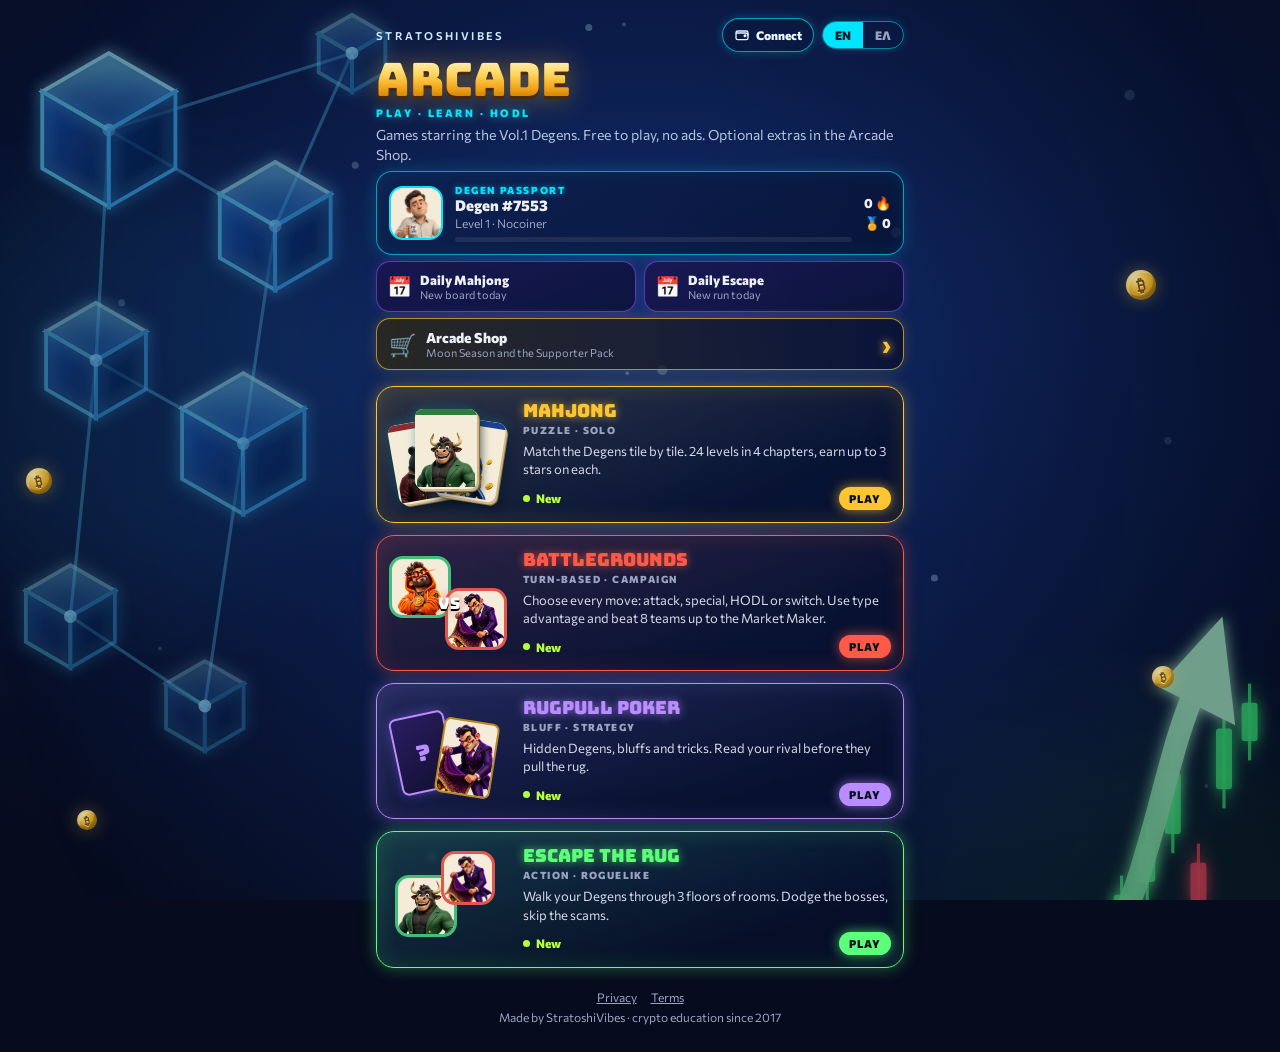
<file: arcade-preview/index.html>
<!doctype html>
<html lang="en">
<head>
<meta charset="utf-8">
<meta name="viewport" content="width=device-width, initial-scale=1, viewport-fit=cover">
<title>StratoshiVibes Arcade</title>
<meta name="description" content="Free games starring the StratoshiVibes Vol.1 Degens.">
<meta name="theme-color" content="#141a2b">
<link rel="manifest" href="manifest.webmanifest">
<link rel="icon" href="icons/icon-192.png">
<style>
@font-face{font-family:"SVDisplay";src:url(fonts/bungee-latin-400-normal.woff2) format("woff2");font-display:swap}
@font-face{font-family:"SVDisplay";src:url(fonts/commissioner-greek-800-normal.woff2) format("woff2");unicode-range:U+0370-0377,U+037A-037F,U+0384-038A,U+038C,U+038E-03A1,U+03A3-03FF,U+1F00-1FFF;font-display:swap}
@font-face{font-family:"Commissioner";src:url(fonts/commissioner-greek-400-normal.woff2) format("woff2");font-weight:400;unicode-range:U+0370-0377,U+037A-037F,U+0384-038A,U+038C,U+038E-03A1,U+03A3-03FF,U+1F00-1FFF;font-display:swap}
@font-face{font-family:"Commissioner";src:url(fonts/commissioner-greek-600-normal.woff2) format("woff2");font-weight:600;unicode-range:U+0370-0377,U+037A-037F,U+0384-038A,U+038C,U+038E-03A1,U+03A3-03FF,U+1F00-1FFF;font-display:swap}
@font-face{font-family:"Commissioner";src:url(fonts/commissioner-greek-800-normal.woff2) format("woff2");font-weight:800;unicode-range:U+0370-0377,U+037A-037F,U+0384-038A,U+038C,U+038E-03A1,U+03A3-03FF,U+1F00-1FFF;font-display:swap}

@font-face{font-family:"Bungee";src:url(fonts/bungee-latin-400-normal.woff2) format("woff2");font-display:swap}
@font-face{font-family:"Commissioner";src:url(fonts/commissioner-latin-400-normal.woff2) format("woff2");font-weight:400;font-display:swap}
@font-face{font-family:"Commissioner";src:url(fonts/commissioner-latin-600-normal.woff2) format("woff2");font-weight:600;font-display:swap}
@font-face{font-family:"Commissioner";src:url(fonts/commissioner-latin-800-normal.woff2) format("woff2");font-weight:800;font-display:swap}
:root{padding-top:env(safe-area-inset-top,0px);padding-bottom:env(safe-area-inset-bottom,0px)}
</style>
<style>
/* Layout: arcade lobby. One column of game "cabinets"; each cabinet = art strip + title + live status from the player's saves. Same night-desk palette and type as the games. */
:root{
  --table:#141a2b; --table-2:#1d2540; --panel:#1b2238; --ink:#eef0f7; --muted:#9aa3c0; --line:#ffffff1c;
  --gold:#e3b54a; --gold-2:#b98a24; --ivory:#f4ecd8; --edge:#cdb68a; --edge-2:#8c7346; --you:#3fbf7a; --foe:#e2574c;
  --f-display:"SVDisplay","Bungee","Arial Black",system-ui,sans-serif;
  --f-body:"Commissioner",system-ui,-apple-system,"Segoe UI",sans-serif;
  color-scheme:dark;
}
*{box-sizing:border-box}
body{margin:0;min-height:100%;background:radial-gradient(120% 70% at 50% 0%,var(--table-2),var(--table) 70%);background-color:var(--table);color:var(--ink);font-family:var(--f-body);-webkit-tap-highlight-color:transparent}
.wrap{max-width:560px;margin:0 auto;padding-left:max(16px,env(safe-area-inset-left,0px));padding-right:max(16px,env(safe-area-inset-right,0px));padding-block:18px 28px;display:flex;flex-direction:column;gap:16px}
header{display:flex;flex-direction:column;gap:6px}
.eyebrow{font:600 11px var(--f-body);letter-spacing:.22em;text-transform:uppercase;color:var(--ink)}
h1{margin:0;font:400 40px/0.95 var(--f-display);color:var(--gold);text-shadow:0 3px 0 #5a3d06,0 0 30px #e3b54a33}
.tag{margin:0;color:var(--muted);font-size:14px;line-height:1.45}
.games{display:flex;flex-direction:column;gap:12px}
.cab{position:relative;display:grid;grid-template-columns:120px 1fr;gap:14px;align-items:center;padding:12px;border-radius:18px;border:1px solid var(--line);background:linear-gradient(160deg,#232c4a,#171d31);color:var(--ink);text-decoration:none;box-shadow:0 10px 24px #0006;overflow:hidden}
.cab:focus-visible{outline:2px solid var(--gold);outline-offset:3px}
.cab:active{transform:scale(.99)}
.cab .art{position:relative;height:110px}
.cab h2{margin:0;font:400 18px var(--f-display);color:var(--gold)}
.cab .genre{font:800 10px var(--f-body);letter-spacing:.14em;text-transform:uppercase;color:var(--muted);margin-top:2px}
.cab p{margin:6px 0 0;font-size:13px;line-height:1.4;color:#d6dae8}
.cab .status{margin-top:8px;display:inline-flex;align-items:center;gap:6px;font:700 12px var(--f-body);color:var(--you)}
.cab .status::before{content:"";width:7px;height:7px;border-radius:50%;background:currentColor}
.cab .foot{display:flex;align-items:center;justify-content:space-between;gap:8px;margin-top:8px}
.cab .foot .status{margin-top:0}
.cab .play{flex:none;font:800 11px var(--f-body);letter-spacing:.1em;text-transform:uppercase;background:var(--gold);color:#1a1405;border-radius:99px;padding:5px 10px}
.cab.soon{opacity:.6;box-shadow:none;background:#ffffff08}
.cab.soon .play{background:#ffffff18;color:var(--muted)}
.cab.soon .status{color:var(--muted)}
/* mini tiles */
.t{position:absolute;width:62px;height:80px;border-radius:8px;background:var(--ivory);overflow:hidden;box-shadow:1px 1px 0 var(--edge),2px 2px 0 var(--edge),3px 3px 0 var(--edge-2),4px 5px 10px #0009}
.t i{position:absolute;inset:0 0 auto;height:6px}
.t img{position:absolute;left:4%;bottom:3%;width:92%}
.p{position:absolute;width:62px;height:62px;border-radius:14px;overflow:hidden;background:var(--ivory)}
.p img{width:100%;height:100%;object-fit:cover}
.vs{position:absolute;left:50%;top:50%;transform:translate(-50%,-50%);font:400 16px var(--f-display);color:#fff;text-shadow:0 2px 0 #000,0 0 12px var(--foe)}
.card{position:absolute;width:56px;height:78px;border-radius:7px;background:linear-gradient(150deg,#2a3560,#151b30);border:2px solid var(--gold-2);display:grid;place-items:center;font:400 22px var(--f-display);color:var(--gold)}
.langrow{display:flex;align-items:center;justify-content:space-between;gap:10px}
.lang{display:flex;border:1px solid #ffffff2a;border-radius:99px;overflow:hidden}
.lang button{border:0;background:transparent;color:var(--muted);font:800 12px var(--f-body);padding:6px 12px;cursor:pointer}
.lang button[aria-pressed="true"]{background:var(--gold);color:#1a1405}
.lang button:focus-visible{outline:2px solid var(--gold);outline-offset:-2px}
.hright{display:flex;align-items:center;gap:8px}
.holder[hidden]{display:none}
.holder{display:flex;align-items:center;gap:10px;width:100%;padding:10px 12px;border-radius:14px;border:1px solid #e3b54a66;background:linear-gradient(90deg,#e3b54a22,#e3b54a08);color:var(--ink);font:700 13px var(--f-body);text-align:left;cursor:pointer}
.holder .av{display:flex;flex:none}
.holder .av img{width:30px;height:30px;border-radius:50%;border:2px solid var(--gold);background:var(--ivory);object-fit:cover;margin-left:-8px}
.holder .av img:first-child{margin-left:0}
.holder small{display:block;font-weight:400;color:var(--muted);font-size:11px}
.holder:focus-visible{outline:2px solid var(--gold);outline-offset:2px}
.pass{display:flex;align-items:center;gap:12px;width:100%;padding:12px;border-radius:16px;border:1px solid #e3b54a88;background:linear-gradient(150deg,#2b2a40,#171d31);color:var(--ink);text-align:left;cursor:pointer;font-family:var(--f-body)}
.pass img{width:54px;height:54px;border-radius:14px;border:2px solid var(--gold);background:var(--ivory);object-fit:cover;flex:none}
.pass .pm{flex:1;min-width:0}.pass small{display:block;font:800 10px var(--f-body);letter-spacing:.16em;text-transform:uppercase;color:var(--gold)}
.pass b{display:block;font:800 15px var(--f-body);white-space:nowrap;overflow:hidden;text-overflow:ellipsis}.pass .rk{font-size:12px;color:var(--muted)}
.pass .xp{display:block;height:5px;border-radius:99px;background:#ffffff14;margin-top:6px;overflow:hidden}.pass .xp i{display:block;height:100%;background:var(--gold)}
.pass .ps{display:flex;flex-direction:column;align-items:flex-end;gap:4px;font:800 13px var(--f-body);flex:none}
.pass:focus-visible,.dly:focus-visible{outline:2px solid var(--gold);outline-offset:2px}
.pass.sup{border-color:var(--gold);box-shadow:0 0 0 1px var(--gold),0 0 22px #e3b54a44}
.shopbtn{display:flex;align-items:center;gap:10px;width:100%;padding:10px 12px;border-radius:14px;border:1px solid var(--line);background:#ffffff08;color:var(--ink);text-align:left;cursor:pointer;font:800 14px var(--f-body)}
.shopbtn .ic{font-size:22px}.shopbtn small{display:block;font-weight:400;font-size:11px;color:var(--muted)}.shopbtn .go{margin-left:auto;font-size:22px;color:var(--gold)}
.shopbtn:focus-visible{outline:2px solid var(--gold);outline-offset:2px}
.dailies{display:grid;grid-template-columns:1fr 1fr;gap:8px}
.dly{display:flex;align-items:center;gap:8px;padding:10px;border-radius:14px;border:1px solid var(--line);background:#ffffff08;color:var(--ink);text-decoration:none;font:800 13px var(--f-body);min-width:0}
.dly .ic{font-size:20px;flex:none}.dly small{display:block;font-weight:400;font-size:11px;color:var(--muted);white-space:nowrap;overflow:hidden;text-overflow:ellipsis}
.dly.done{border-color:#3fbf7a88}.dly.done small{color:var(--you)}
footer{display:flex;flex-direction:column;gap:6px;align-items:center;color:var(--muted);font-size:12px;text-align:center;padding-top:6px}
footer a{color:var(--muted)}
footer .links{display:flex;gap:14px}
@media (prefers-reduced-motion:no-preference){.cab:not(.soon) .art{animation:float 4s ease-in-out infinite}.cab:nth-child(2) .art{animation-delay:-2s}}
@keyframes float{50%{transform:translateY(-3px)}}
/* ===== Neon theme (matches Mahjong): navy + gold + cyan, each game cabinet lit in its own colour ===== */
:root{--neo:#00E5FF;--deep:#060b1d}
body{background:radial-gradient(90% 60% at 50% 30%,#0e2150 0%,#081333 45%,var(--deep) 100%);background-color:var(--deep)}
.wrap{position:relative;z-index:1}
h1{font-size:46px;background:linear-gradient(180deg,#fff6c9 0%,#ffd45c 38%,#f0a316 70%,#b86d00 100%);-webkit-background-clip:text;background-clip:text;color:transparent;text-shadow:none;filter:drop-shadow(0 3px 0 #4a2a00) drop-shadow(0 0 14px #ffb42a66)}
.motto{font:800 10.5px var(--f-body);letter-spacing:.24em;color:var(--neo);text-shadow:0 0 8px #00e5ff99;margin-top:-2px}
.eyebrow{color:#cfe9ff}
.tag{color:#b9c4e0}
.lang{border:1.5px solid #00e5ff88;box-shadow:0 0 10px #00e5ff33}
.lang button[aria-pressed="true"]{background:var(--neo);color:#03202a}
.svh-btn{border:1.5px solid #00e5ffaa!important;background:#0b1a40cc!important;box-shadow:0 0 10px #00e5ff44;color:#eaf6ff!important}
.pass{border:1.5px solid #00e5ffaa;background:linear-gradient(150deg,#0e2150cc,#071233cc);box-shadow:0 0 16px #00e5ff33,inset 0 0 18px #00e5ff14}
.pass small{color:var(--neo);text-shadow:0 0 6px #00e5ff88}
.pass img{border-color:var(--neo)}
.pass .xp i{background:linear-gradient(90deg,#1b7dff,#00E5FF,#B6FF3B);box-shadow:0 0 8px #00e5ff}
.pass.sup{border-color:var(--gold);box-shadow:0 0 0 1px var(--gold),0 0 22px #e3b54a55}
.dly{border:1.5px solid #9B5CFF88;background:linear-gradient(160deg,#1c1450cc,#0a1033cc);box-shadow:0 0 12px #9b5cff33}
.dly.done{border-color:#B6FF3B99;box-shadow:0 0 12px #b6ff3b33}.dly.done small{color:#B6FF3B}
.shopbtn{border:1.5px solid #ffc531aa;background:linear-gradient(90deg,#3a2a0099,#0a1033cc);box-shadow:0 0 14px #ffc53133}
.shopbtn .go{color:#ffc531;text-shadow:0 0 8px #ffc531}
.holder{border:1.5px solid #ffc531aa;box-shadow:0 0 12px #ffc53133}
.cab{--cc:#ffc531;border:1.5px solid var(--cc);background:linear-gradient(160deg,color-mix(in srgb,var(--cc) 14%,#0c1a42cc) 0%,#070f2bcc 75%);-webkit-backdrop-filter:blur(2px);backdrop-filter:blur(2px);box-shadow:0 0 16px color-mix(in srgb,var(--cc) 35%,transparent),inset 0 0 22px color-mix(in srgb,var(--cc) 14%,transparent)}
.cab h2{color:var(--cc);text-shadow:0 0 10px color-mix(in srgb,var(--cc) 70%,transparent)}
.cab .play{background:var(--cc);color:#08101f;box-shadow:0 0 12px color-mix(in srgb,var(--cc) 70%,transparent)}
.cab .status{color:#B6FF3B}
.cab:nth-child(1){--cc:#ffc531}.cab:nth-child(2){--cc:#ff5a48}.cab:nth-child(3){--cc:#b98cff}.cab:nth-child(4){--cc:#5dff7a}
.t{box-shadow:1px 1px 0 var(--edge),2px 2px 0 var(--edge),3px 3px 0 var(--edge-2),4px 5px 10px #0009,0 0 12px #00e5ff44}
.card{border-color:#b98cff;color:#b98cff;box-shadow:0 0 12px #9b5cff66;background:linear-gradient(150deg,#2a1d60,#120f30)}
footer{position:relative;z-index:1}
</style>
</head>
<body>


<div class="wrap">
  <header>
    <div class="langrow"><span class="eyebrow">StratoshiVibes</span>
      <div class="hright" data-svh-slot><div class="lang" role="group" aria-label="Language"><button id="lgEn" lang="en">EN</button><button id="lgEl" lang="el">ΕΛ</button></div></div></div>
    <h1>ARCADE</h1>
    <div class="motto">PLAY · LEARN · HODL</div>
    <p class="tag">Games starring the Vol.1 Degens. Free to play, no ads. Optional extras in the Arcade Shop.</p>
    <button class="holder" id="holder" hidden></button>
    <button class="pass" id="pass" aria-label="Open your Degen Passport"></button>
    <div class="dailies" id="dailies"></div>
    <button class="shopbtn" id="shopBtn"><span class="ic" aria-hidden="true">🛒</span><span>Arcade Shop<small>Moon Season and the Supporter Pack</small></span><span class="go">›</span></button>
  </header>

  <nav class="games" aria-label="Games">
    <a class="cab" href="mahjong/">
      <span class="art" aria-hidden="true">
        <span class="t" style="left:4px;top:22px;transform:rotate(-10deg)"><i style="background:#8e2a2f"></i><img src="arcade-art/tile_bear.webp" alt=""></span>
        <span class="t" style="left:50px;top:20px;transform:rotate(9deg)"><i style="background:#1d3f8f"></i><img src="arcade-art/tile_whale.webp" alt=""></span>
        <span class="t" style="left:26px;top:10px"><i style="background:#2f7d3a"></i><img src="arcade-art/tile_bull.webp" alt=""></span>
      </span>
      <span>
        <h2>Mahjong</h2><div class="genre">Puzzle · Solo</div>
        <p>Match the Degens tile by tile. 24 levels in 4 chapters, earn up to 3 stars on each.</p>
        <span class="foot"><span class="status" id="stMahjong">New</span><span class="play">Play</span></span>
      </span>
    </a>

    <a class="cab" href="battlegrounds/">
      <span class="art" aria-hidden="true">
        <span class="p" style="left:0;top:8px;border:3px solid var(--you)"><img src="arcade-art/tile_maxi.webp" alt=""></span>
        <span class="p" style="left:56px;top:40px;border:3px solid var(--foe)"><img src="arcade-art/tile_rugpuller.webp" alt=""></span>
        <span class="vs">VS</span>
      </span>
      <span>
        <h2>Battlegrounds</h2><div class="genre">Turn-based · Campaign</div>
        <p>Choose every move: attack, special, HODL or switch. Use type advantage and beat 8 teams up to the Market Maker.</p>
        <span class="foot"><span class="status" id="stBattle">New</span><span class="play">Play</span></span>
      </span>
    </a>

    <a class="cab" href="poker/">
      <span class="art" aria-hidden="true">
        <span class="card" style="left:6px;top:18px;transform:rotate(-12deg)">?</span>
        <span class="p" style="left:50px;top:24px;width:56px;height:76px;border-radius:7px;border:2px solid var(--gold-2);transform:rotate(9deg)"><img src="arcade-art/tile_rugpuller.webp" alt=""></span>
      </span>
      <span>
        <h2>Rugpull Poker</h2><div class="genre">Bluff · Strategy</div>
        <p>Hidden Degens, bluffs and tricks. Read your rival before they pull the rug.</p>
        <span class="foot"><span class="status" id="stPoker">New</span><span class="play">Play</span></span>
      </span>
    </a>

    <a class="cab" href="rug/">
      <span class="art" aria-hidden="true">
        <span class="p" style="left:6px;top:30px;border:3px solid var(--you)"><img src="arcade-art/tile_bull.webp" alt=""></span>
        <span class="p" style="left:52px;top:6px;border:3px solid var(--foe);width:54px;height:54px"><img src="arcade-art/tile_rugpuller.webp" alt=""></span>
      </span>
      <span>
        <h2>Escape the Rug</h2><div class="genre">Action · Roguelike</div>
        <p>Walk your Degens through 3 floors of rooms. Dodge the bosses, skip the scams.</p>
        <span class="foot"><span class="status" id="stRug">New</span><span class="play">Play</span></span>
      </span>
    </a>
  </nav>

  <footer>
    <div class="links"><a href="privacy.html">Privacy</a><a href="terms.html">Terms</a></div>
    <div>Made by StratoshiVibes · crypto education since 2017</div>
  </footer>
</div>

<script>
(function(){
 const get=k=>{try{return localStorage.getItem(k)}catch(e){return null}};
 const fmt=s=>Math.floor(s/60)+':'+String(s%60).padStart(2,'0');
 // Mahjong: resume a saved game, or show the best result
 const m=document.getElementById('stMahjong');
 if(get('dm_save_v1')){m.textContent='Game in progress · tap to resume'}
 else if(get('dm_lv')&&get('dm_lv')!=='{}'){let lv={};try{lv=JSON.parse(get('dm_lv'))}catch(e){}const n=Object.keys(lv).length,st=Object.values(lv).reduce((a,b)=>a+b,0);m.textContent=`Level ${Math.min(24,n+1)} of 24 · ${st} ★`}
 else{let best=null;for(const k of ['pyramid','bull','vault']){try{const b=JSON.parse(get('dm_best_'+k)||'null');if(b&&b.score&&(!best||b.score>best.score))best=b}catch(e){}}
  if(best)m.textContent='Best '+best.score.toLocaleString('en-US')+' pts · '+fmt(best.time)}
 // Battlegrounds: campaign progress
 const p=+(get('bg_progress')||0),b=document.getElementById('stBattle');
 if(p>=8)b.textContent='Campaign cleared';else if(p>0)b.textContent='Stage '+(p+1)+' of 8';
 const rp=+(get('rp_beaten')||0),pk=document.getElementById('stPoker');
 if(rp>=3)pk.textContent='All rivals beaten';else if(rp>0)pk.textContent=rp+' of 3 rivals beaten';
 const eb=+(get('er_best')||0),ew=+(get('er_wins')||0),er=document.getElementById('stRug');
 if(ew)er.textContent='Escaped '+ew+'x';else if(eb)er.textContent='Best: room '+eb+' of 12';
 if(get('er2_run'))er.textContent='Run in progress · tap to resume';
})();
</script>

<script>if('serviceWorker' in navigator){addEventListener('load',()=>navigator.serviceWorker.register('sw.js').catch(()=>{}))}</script>
<script src="neon.js"></script>
<script>SVNeon.backdrop({sol:[300,72,.75],coins:[[88,30,30,-2],[2,52,26,-4],[90,74,22,-1],[6,90,20,-3]],opacity:.6})</script>
<script src="i18n.js"></script>
<script>
(function(){const en=document.getElementById('lgEn'),el=document.getElementById('lgEl');
 const cur=window.SVI18N?SVI18N.lang:'en';en.setAttribute('aria-pressed',cur==='en');el.setAttribute('aria-pressed',cur==='el');
 en.onclick=()=>{if(cur!=='en')SVI18N.set('en')};el.onclick=()=>{if(cur!=='el')SVI18N.set('el')};})();
</script>
<script src="holder.js"></script>
<script src="passport.js"></script>
<script src="shop.js"></script>
<script>
(function(){const H=window.SVHolder,el=document.getElementById('holder');if(!H)return;
function paintHolder(){const ids=Object.keys(H.owned());
 if(!H.address||!ids.length){el.hidden=true;return}
 el.hidden=false;el.innerHTML=`<span class="av">${ids.slice(0,5).map(id=>`<img src="${H.img(id)}" alt="">`).join('')}</span><span>Holder: ${H.total} Degens<small>Gold in every game. +10% in Mahjong, Battlegrounds and Escape the Rug.</small></span>`;}
el.onclick=()=>H.openAccount();H.onChange(paintHolder);paintHolder();})();
(function(){const P=window.SVPass;if(!P)return;const pe=document.getElementById('pass'),de=document.getElementById('dailies');
 const f=x=>Math.floor(x/60)+':'+String(x%60).padStart(2,'0');
 function paint(){const l=P.level,r=P.rank,lo=P.xpFor(l),hi=P.xpFor(l+1),got=P.badges().filter(b=>b.got).length;
  pe.innerHTML=`<img src="${P.img(r.id)}" alt=""><span class="pm"><small>Degen Passport</small><b></b><span class="rk">Level ${l} · ${r.name}</span><span class="xp"><i style="width:${Math.round(100*(P.xp-lo)/(hi-lo))}%"></i></span></span><span class="ps"><span>${P.streak().now} 🔥</span><span>🏅 ${got}</span></span>`;
  pe.querySelector('b').textContent=P.name;
  const dm=P.dailyResult('mahjong'),dr=P.dailyResult('rug');
  de.innerHTML=`<a class="dly${dm?' done':''}" href="mahjong/?daily"><span class="ic">📅</span><span>Daily Mahjong<small>${dm?`Done · best ${f(dm.best)}`:'New board today'}</small></span></a>
   <a class="dly${dr?' done':''}" href="rug/?daily"><span class="ic">📅</span><span>Daily Escape<small>${dr?`Done · ${dr.best>12?'escaped':'room '+dr.best}`:'New run today'}</small></span></a>`;}
 pe.onclick=()=>P.open();P.onChange(paint);paint();
 const sync=()=>pe.classList.toggle('sup',P.supporter);sync();if(window.SVShop){SVShop.onChange(()=>{sync();paint()});document.getElementById('shopBtn').onclick=()=>SVShop.open();if(/[?&]shop\b/.test(location.search))setTimeout(()=>SVShop.open(),300)}})();
addEventListener('pageshow',e=>{if(e.persisted)location.reload()});
</script>
</body>
</html>
</file>
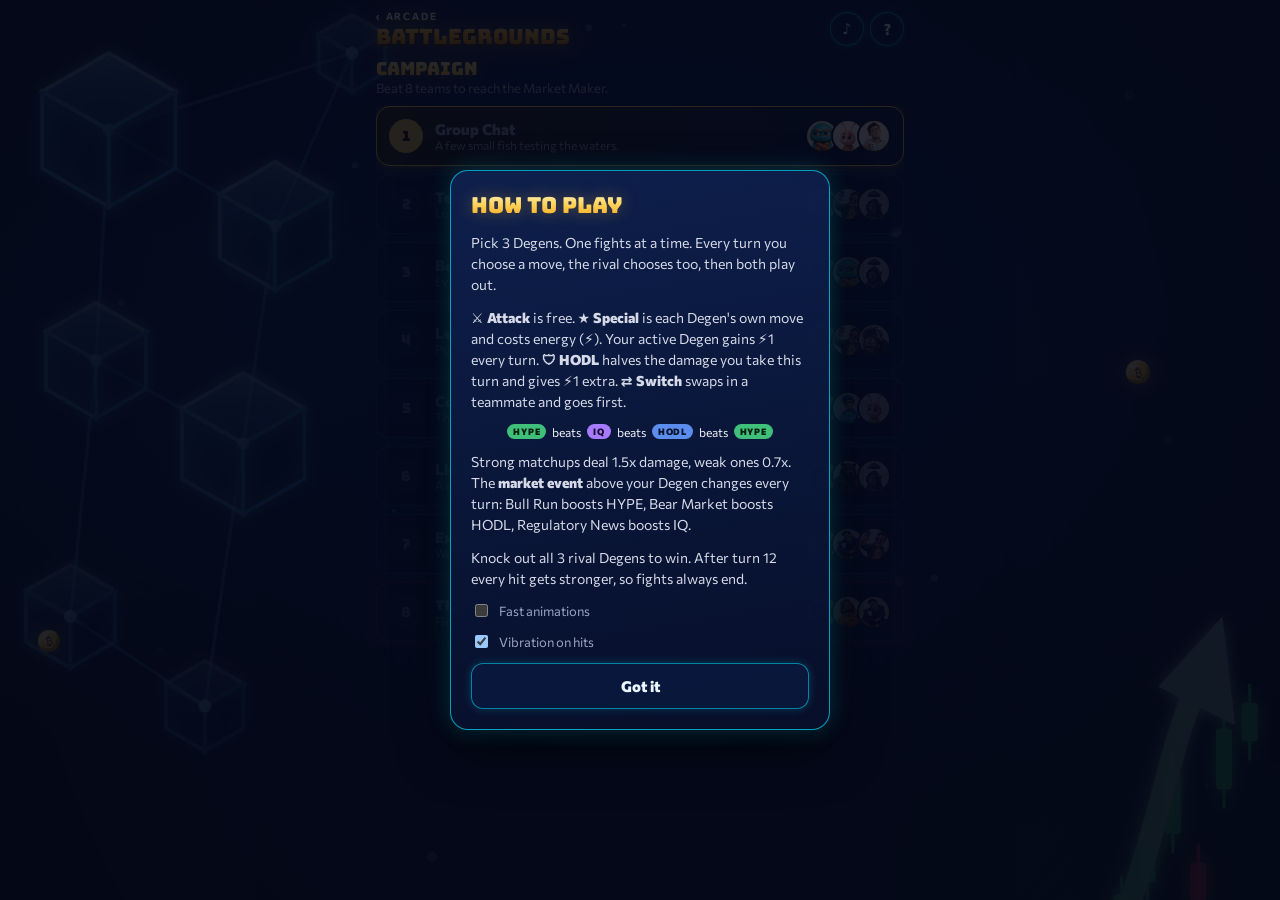
<file: battlegrounds/index.html>
<!doctype html>
<html lang="en">
<head>
<meta charset="utf-8">
<meta name="viewport" content="width=device-width, initial-scale=1, viewport-fit=cover, user-scalable=no">
<title>Battlegrounds · StratoshiVibes Arcade</title>
<meta name="theme-color" content="#141a2b">
<link rel="manifest" href="../manifest.webmanifest">
<link rel="icon" href="../icons/icon-192.png">
<style>
@font-face{font-family:"SVDisplay";src:url(../fonts/bungee-latin-400-normal.woff2) format("woff2");font-display:swap}
@font-face{font-family:"SVDisplay";src:url(../fonts/commissioner-greek-800-normal.woff2) format("woff2");unicode-range:U+0370-0377,U+037A-037F,U+0384-038A,U+038C,U+038E-03A1,U+03A3-03FF,U+1F00-1FFF;font-display:swap}
@font-face{font-family:"Commissioner";src:url(../fonts/commissioner-latin-400-normal.woff2) format("woff2");font-weight:400;font-display:swap}
@font-face{font-family:"Commissioner";src:url(../fonts/commissioner-latin-600-normal.woff2) format("woff2");font-weight:600;font-display:swap}
@font-face{font-family:"Commissioner";src:url(../fonts/commissioner-latin-800-normal.woff2) format("woff2");font-weight:800;font-display:swap}
@font-face{font-family:"Commissioner";src:url(../fonts/commissioner-greek-400-normal.woff2) format("woff2");font-weight:400;unicode-range:U+0370-0377,U+037A-037F,U+0384-038A,U+038C,U+038E-03A1,U+03A3-03FF,U+1F00-1FFF;font-display:swap}
@font-face{font-family:"Commissioner";src:url(../fonts/commissioner-greek-600-normal.woff2) format("woff2");font-weight:600;unicode-range:U+0370-0377,U+037A-037F,U+0384-038A,U+038C,U+038E-03A1,U+03A3-03FF,U+1F00-1FFF;font-display:swap}
@font-face{font-family:"Commissioner";src:url(../fonts/commissioner-greek-800-normal.woff2) format("woff2");font-weight:800;unicode-range:U+0370-0377,U+037A-037F,U+0384-038A,U+038C,U+038E-03A1,U+03A3-03FF,U+1F00-1FFF;font-display:swap}
:root{padding-top:env(safe-area-inset-top,0px);padding-bottom:env(safe-area-inset-bottom,0px)}
a.logo{text-decoration:none;display:block}
a.logo:focus-visible{outline:2px solid var(--gold);outline-offset:4px;border-radius:6px}

/* Layout: one-screen mobile game. Screens: campaign map, team builder, arena. Same night-desk palette as the Mahjong (series identity), red/green market accents for sides. */
:root{
  --table:#141a2b; --table-2:#1d2540; --panel:#1b2238; --ink:#eef0f7; --muted:#9aa3c0; --line:#ffffff1c;
  --gold:#e3b54a; --gold-2:#b98a24; --ivory:#f4ecd8;
  --you:#3fbf7a; --foe:#e2574c; --buff:#7fb3ff;
  --f-display:"SVDisplay","Bungee","Arial Black",system-ui,sans-serif;
  --f-body:"Commissioner",system-ui,-apple-system,"Segoe UI",sans-serif;
  color-scheme:dark;
}
*{box-sizing:border-box}
html,body{height:100%}
body{margin:0;background:radial-gradient(120% 80% at 50% 25%,var(--table-2),var(--table) 70%);background-color:var(--table);color:var(--ink);font-family:var(--f-body);overflow:hidden;-webkit-user-select:none;user-select:none;touch-action:manipulation;-webkit-tap-highlight-color:transparent}
.app{height:100%;max-width:560px;margin:0 auto;display:flex;flex-direction:column;padding-left:max(16px,env(safe-area-inset-left,0px));padding-right:max(16px,env(safe-area-inset-right,0px));padding-block:10px;gap:10px}
header{display:flex;align-items:center;justify-content:space-between;gap:10px}
.logo{font-family:var(--f-display);font-size:21px;line-height:1;color:var(--gold);text-shadow:0 2px 0 #00000066}
.logo small{display:block;font:600 10px var(--f-body);letter-spacing:.18em;text-transform:uppercase;color:var(--ink);margin-bottom:4px}
.icon-btn{width:34px;height:34px;border-radius:50%;border:1px solid #ffffff2a;background:#ffffff0d;color:var(--ink);font:800 15px var(--f-body);cursor:pointer;display:grid;place-items:center;flex:none}
.hb{display:flex;gap:6px}
.screen{flex:1;min-height:0;display:flex;flex-direction:column;gap:10px}
.scroll{flex:1;min-height:0;overflow:auto;-webkit-overflow-scrolling:touch;padding-bottom:4px}
h2{margin:0;font:400 18px var(--f-display);color:var(--gold);text-wrap:balance}
.sub{font-size:13px;color:var(--muted);margin:0}
.btn{border:0;border-radius:12px;padding:13px 14px;background:var(--gold);color:#1a1405;font:800 15px var(--f-body);cursor:pointer}
.btn.ghost{background:#ffffff12;color:var(--ink)}
.btn:disabled{opacity:.4;cursor:default}
.btn:focus-visible,.icon-btn:focus-visible,.stage:focus-visible,.rc:focus-visible,.slot:focus-visible{outline:2px solid var(--gold);outline-offset:2px}
.row{display:flex;gap:8px}.row>*{flex:1}

/* campaign map */
.stages{display:flex;flex-direction:column;gap:8px}
.stage{display:grid;grid-template-columns:34px 1fr auto;align-items:center;gap:12px;padding:12px;border-radius:14px;border:1px solid var(--line);background:#ffffff08;color:var(--ink);text-align:left;cursor:pointer;font:inherit}
.stage .n{width:34px;height:34px;border-radius:50%;display:grid;place-items:center;font:400 14px var(--f-display);background:#ffffff10;color:var(--muted)}
.stage.done .n{background:var(--you);color:#06210f}
.stage.next{border-color:#e3b54a99;background:#e3b54a12}
.stage.next .n{background:var(--gold);color:#1a1405}
.stage.boss{border-style:dashed}
.stage.locked{opacity:.45;cursor:default}
.stage b{display:block;font-size:15px}
.stage span{font-size:12px;color:var(--muted)}
.foes{display:flex}
.foes img{width:34px;height:34px;border-radius:50%;object-fit:cover;background:var(--ivory);border:2px solid var(--table);margin-left:-8px}

/* team builder */
.vs{display:flex;align-items:center;gap:10px;padding:10px 12px;border-radius:14px;background:#e2574c14;border:1px solid #e2574c44}
.vs .foes img{width:40px;height:40px}
.vs b{font-size:14px;display:block}.vs span{font-size:12px;color:var(--muted)}
.slots{display:grid;grid-template-columns:repeat(3,1fr);gap:8px}
.slot{position:relative;height:clamp(84px,14vh,120px);border-radius:12px;border:2px dashed #ffffff30;background:#ffffff06;display:flex;flex-direction:column;align-items:center;justify-content:flex-end;overflow:hidden;cursor:pointer;color:var(--muted);font:700 11px var(--f-body);padding:0}
.slot.filled{border:2px solid var(--you);background:var(--ivory);color:#2b2414}
.slot img{position:absolute;inset:0;width:100%;height:100%;object-fit:cover}
.slot .lab{position:relative;width:100%;padding:4px 2px;background:linear-gradient(transparent,#000000b0);color:#fff;font-size:11px;text-align:center}
.slot .pos{position:absolute;top:4px;left:6px;font:800 9px var(--f-body);letter-spacing:.1em;color:var(--muted)}
.slot.filled .pos{color:#fff;text-shadow:0 1px 3px #000}
.roster{display:grid;grid-template-columns:repeat(3,1fr);gap:8px}
.rc{position:relative;border-radius:12px;border:1px solid var(--line);background:var(--panel);color:var(--ink);padding:0;overflow:hidden;cursor:pointer;text-align:left;font:inherit}
.rc img{display:block;width:100%;aspect-ratio:1;object-fit:cover;background:var(--ivory)}
.rc .meta{padding:6px 7px 7px}
.rc b{display:block;font-size:12px;white-space:nowrap;overflow:hidden;text-overflow:ellipsis}
.rc .ab{font-size:10px;color:var(--gold)}
.rc .st{display:flex;gap:6px;font-size:10px;color:var(--muted);font-variant-numeric:tabular-nums;margin-top:2px}
.rc.picked{outline:2px solid var(--you);outline-offset:-2px}
.rc.picked::after{content:attr(data-pos);position:absolute;top:6px;right:6px;background:var(--you);color:#06210f;border-radius:99px;font:800 10px var(--f-body);padding:2px 6px}
.rar{position:absolute;top:6px;left:6px;font:800 8px var(--f-body);letter-spacing:.08em;text-transform:uppercase;padding:2px 5px;border-radius:99px;background:#000a;color:#fff}
.rar.Legendary{background:linear-gradient(90deg,#e3b54a,#ff8a3d);color:#1a1405}.rar.Epic{background:#8a5cf6}.rar.Rare{background:#2f6fe0}
.info{position:absolute;bottom:6px;right:6px;width:22px;height:22px;border-radius:50%;background:#00000080;color:#fff;font:800 12px var(--f-body);display:grid;place-items:center}

/* arena: turn-based duel. Enemy card top-right, yours bottom-left, moves in a 2x2 grid */
.duel{flex:1;min-height:0;display:flex;flex-direction:column;justify-content:space-between;gap:6px;position:relative}
.dside{display:flex;align-items:flex-end;gap:10px}
.dside.foe{justify-content:flex-end;flex-direction:row}
.dside.me{justify-content:flex-start;align-items:flex-start}
.bench{display:flex;flex-direction:column;gap:6px}
.bench .bu{position:relative;width:38px;height:38px;border-radius:10px;overflow:hidden;background:var(--ivory);border:2px solid #ffffff30;padding:0;cursor:default}
.bench .bu img{width:100%;height:100%;object-fit:cover;display:block}
.bench .bu i{position:absolute;left:0;bottom:0;height:4px;background:var(--you)}
.dside.foe .bench .bu i{background:var(--foe)}
.bench .bu.ko{filter:grayscale(1) brightness(.45)}
.bench .bu.on{border-color:var(--gold)}
.dcard{position:relative;width:min(58%,230px);border-radius:16px;background:linear-gradient(170deg,#262f50,#171d31);border:2px solid var(--you);padding:8px;box-shadow:0 10px 24px #0009;transition:transform .16s ease,opacity .35s ease,filter .35s ease}
.dside.foe .dcard{border-color:var(--foe);width:min(50%,200px)}
.dcard .pic{position:relative;border-radius:11px;overflow:hidden;background:var(--ivory);aspect-ratio:1.25}
.dcard .pic img{width:100%;height:100%;object-fit:cover;object-position:50% 25%;display:block}
.dcard .top{display:flex;align-items:center;justify-content:space-between;gap:6px;margin-top:6px}
.dcard .nm{font:800 13px var(--f-body);white-space:nowrap;overflow:hidden;text-overflow:ellipsis}
.ty{font:800 9px var(--f-body);letter-spacing:.08em;padding:2px 6px;border-radius:99px;flex:none}
.ty.HYPE{background:#3fbf7a;color:#06210f}.ty.HODL{background:#5b8def;color:#06142b}.ty.IQ{background:#a77bff;color:#1a0b33}
.dcard .hp{height:9px;border-radius:99px;background:#ffffff18;overflow:hidden;margin-top:5px}
.dcard .hp i{display:block;height:100%;background:var(--you);transition:width .35s ease}
.dside.foe .dcard .hp i{background:var(--foe)}
.dcard .hp i.low{background:#e3b54a}
.dcard .row2{display:flex;justify-content:space-between;align-items:center;margin-top:4px;font-size:10.5px;color:var(--muted);font-variant-numeric:tabular-nums}
.pips{display:flex;gap:3px}.pips b{width:9px;height:9px;border-radius:3px;background:#ffffff1c}.pips b.on{background:var(--gold);box-shadow:0 0 6px #e3b54a88}
.dcard .tags{position:absolute;top:12px;left:12px;display:flex;flex-direction:column;gap:2px;z-index:2}
.dcard .tags i{font:800 9px var(--f-body);font-style:normal;padding:2px 5px;border-radius:5px;background:#000c;color:#fff}
.dcard .tags i.p{background:var(--buff);color:#06142b}.dcard .tags i.d{background:var(--foe)}
.dcard.lunge-me{transform:translate(14px,-18px) scale(1.04)}
.dcard.lunge-foe{transform:translate(-14px,18px) scale(1.04)}
.dcard.shake{animation:shake .3s}
.dcard.flash .pic::after{content:"";position:absolute;inset:0;background:#fff;animation:flashw .25s ease-out forwards}
@keyframes flashw{from{opacity:.85}to{opacity:0}}
.dcard.glow{box-shadow:0 0 0 3px var(--gold),0 0 28px #e3b54aaa}
.dcard.ko{filter:grayscale(1) brightness(.45);opacity:.6}
.dcard.out{opacity:0;transform:translateX(-40px)}
.dside.foe .dcard.out{transform:translateX(40px)}
@keyframes shake{20%{transform:translateX(-7px)}40%{transform:translateX(6px)}60%{transform:translateX(-4px)}80%{transform:translateX(3px)}}
.evbar{display:flex;align-items:center;justify-content:center;gap:8px;padding:7px 10px;border-radius:12px;background:#ffffff0a;border:1px solid var(--line);font-size:12.5px;text-align:center}
.evbar b{color:var(--gold);white-space:nowrap}
.abbox span span{display:inline;margin:0}
.evbar.HYPE{border-color:#3fbf7a88;background:#3fbf7a14}.evbar.HODL{border-color:#5b8def88;background:#5b8def14}.evbar.IQ{border-color:#a77bff88;background:#a77bff14}
.fx{position:absolute;pointer-events:none;z-index:20;font:800 22px var(--f-body);text-shadow:0 2px 6px #000;transform:translate(-50%,-50%);animation:rise 1s ease-out forwards;white-space:nowrap}
.fx.big{font:400 26px var(--f-display);color:var(--gold)}
.fx.ab{font:400 14px var(--f-display);color:var(--gold);animation-duration:1.3s}
.fx.heal{color:var(--you)}.fx.miss{color:var(--muted);font-size:15px}
.fx.eff{font:400 15px var(--f-display);color:#7dffb2;animation-duration:1.3s}.fx.weak{font:800 13px var(--f-body);color:var(--muted)}
@keyframes rise{to{transform:translate(-50%,-180%);opacity:0}}
.log{min-height:34px;font-size:13px;color:#d6dae8;text-align:center;line-height:1.3;display:flex;align-items:center;justify-content:center}
.moves{display:grid;grid-template-columns:1fr 1fr;gap:8px}
.mv{position:relative;min-height:62px;border-radius:14px;border:1px solid var(--line);background:#ffffff0c;color:var(--ink);text-align:left;padding:8px 10px;cursor:pointer;font:inherit;display:flex;flex-direction:column;justify-content:center;gap:2px}
.mv b{font:800 14px var(--f-body)}.mv small{font-size:10.5px;color:var(--muted);line-height:1.25}
.mv .tag{align-self:flex-start;font:800 8.5px var(--f-body);letter-spacing:.06em;padding:1px 6px;border-radius:99px;margin-bottom:1px}
.mv .tag.s{background:#3fbf7a;color:#06210f}.mv .tag.w{background:#ffffff22;color:var(--muted)}
.mv.sp{border-color:#e3b54a88;background:linear-gradient(150deg,#e3b54a2a,#e3b54a0a)}
.mv.sp b{color:var(--gold)}
.mv:disabled{opacity:.38;cursor:default}
.mv:focus-visible{outline:2px solid var(--gold);outline-offset:2px}
.moves.wait .mv{opacity:.45;pointer-events:none}
.banner{position:absolute;left:50%;top:31%;transform:translate(-50%,-50%);font:400 24px var(--f-display);color:var(--gold);text-shadow:0 3px 0 #000;pointer-events:none;opacity:0;white-space:nowrap;z-index:30;text-align:center}
.banner.on{animation:ban 1.5s ease-out}
@keyframes ban{0%{opacity:0;transform:translate(-50%,-50%) scale(.6)}20%{opacity:1;transform:translate(-50%,-50%) scale(1.08)}80%{opacity:1}100%{opacity:0}}
.swl{display:flex;flex-direction:column;gap:8px}
.swi{display:flex;align-items:center;gap:10px;padding:8px;border-radius:12px;border:1px solid var(--line);background:#ffffff08;color:var(--ink);cursor:pointer;font:inherit;text-align:left}
.swi img{width:46px;height:46px;border-radius:10px;object-fit:cover;background:var(--ivory)}
.swi b{display:block;font-size:14px}.swi small{font-size:11px;color:var(--muted)}
.swi .hpb{height:6px;border-radius:9px;background:#ffffff18;overflow:hidden;margin-top:4px;width:120px}.swi .hpb i{display:block;height:100%;background:var(--you)}
.swi .e{margin-left:auto;font:800 10px var(--f-body);padding:2px 7px;border-radius:99px}
.swi:disabled{opacity:.4}
.tri{display:flex;align-items:center;justify-content:center;gap:6px;font-size:12px;flex-wrap:wrap}
@media (max-height:700px){.dcard .pic{aspect-ratio:1.7}.dcard{width:min(52%,200px)}.dside.foe .dcard{width:min(44%,170px)}.mv{min-height:52px;padding:6px 9px}.mv small{font-size:10px}.log{min-height:26px;font-size:12px}.bench .bu{width:32px;height:32px}.evbar{padding:5px 8px;font-size:11.5px}}
@media (prefers-reduced-motion:reduce){.dcard{transition:none}.fx,.banner.on,.dcard.shake{animation-duration:.01s}}

/* overlays */
[hidden]{display:none!important}
.overlay{position:fixed;inset:0;background:#070a12cc;display:grid;place-items:center;padding:20px;z-index:50}
.card{width:min(380px,100%);max-height:calc(100% - 8px);overflow:auto;background:linear-gradient(170deg,#232c4a,#161c30);border:1px solid #e3b54a66;border-radius:18px;padding:20px;box-shadow:0 20px 50px #000a;display:flex;flex-direction:column;gap:12px}
.card h2{font-size:22px}
.card p{margin:0;line-height:1.5;color:#d6dae8;font-size:14px}
.card .big{width:96px;height:96px;border-radius:18px;background:var(--ivory);border:3px solid var(--gold);align-self:center;object-fit:cover}
.stats3{display:grid;grid-template-columns:repeat(4,1fr);gap:6px;font-variant-numeric:tabular-nums}
.stats3 div{background:#ffffff0a;border-radius:10px;padding:8px 4px;text-align:center}
.stats3 b{display:block;font-size:16px}.stats3 span{font-size:9px;color:var(--muted);letter-spacing:.1em;text-transform:uppercase}
.abbox{background:#ffffff0d;border-left:3px solid var(--gold);padding:10px 12px;border-radius:6px;font-size:13px}
.abbox span{display:block;font:800 10px var(--f-body);letter-spacing:.14em;text-transform:uppercase;color:var(--gold);margin-bottom:3px}
.result{text-align:center}
.result h2{font-size:30px}
.result.lose h2{color:var(--foe)}
.mvp{display:flex;align-items:center;gap:10px;background:#ffffff0a;border-radius:12px;padding:10px;text-align:left}
.mvp img{width:48px;height:48px;border-radius:10px;background:var(--ivory)}
.mvp b{display:block}.mvp span{font-size:12px;color:var(--muted)}
.btns{display:flex;gap:8px}.btns .btn{flex:1}
.bd{width:100%;border-collapse:collapse;font-size:12px;font-variant-numeric:tabular-nums}
.bd caption{text-align:left;font:800 10px var(--f-body);letter-spacing:.14em;text-transform:uppercase;color:var(--muted);padding-bottom:4px}
.bd th{font-weight:600;color:var(--muted);text-align:right;padding:3px 4px}.bd th:first-child{text-align:left}
.bd td{padding:4px;text-align:right;border-top:1px solid var(--line)}.bd td:first-child{text-align:left;display:flex;align-items:center;gap:6px}
.bd img{width:22px;height:22px;border-radius:6px;background:var(--ivory)}
.bd .y td:first-child{color:var(--you)}.bd .f td:first-child{color:var(--foe)}
.bd .out{color:var(--muted);font-size:10px}
@media (prefers-reduced-motion:reduce){.u{transition:none}.fx,.banner.on{animation-duration:.01s}}
</style>
<script src="../holder.js"></script>
<script src="../passport.js"></script>
<script src="../shop.js"></script>
<link rel="stylesheet" href="../neon-games.css">
<style>/* neon theme: game-specific */
.card{background:linear-gradient(170deg,#0e2150f2,#070f2bf2)!important;border:1.5px solid #00e5ffaa!important;box-shadow:0 0 24px #00e5ff33,0 20px 50px #000a!important}
.stage{border:1.5px solid #00e5ff55;background:#0b1a40e6;box-shadow:0 0 10px #00e5ff1f}
.stage.next{border-color:#ffc531;background:linear-gradient(90deg,#3a2a00aa,#0b1a40b3);box-shadow:0 0 16px #ffc53155}
.stage.boss{border-color:#ff5a48aa;box-shadow:0 0 14px #ff5a4844}
.rc,.slot{border:1.5px solid #00e5ff55!important;background:#0b1a40d9!important}
.rc.picked{border-color:#B6FF3B!important;box-shadow:0 0 14px #b6ff3b66}
.dcard{background:linear-gradient(170deg,#10265ae6,#081333f0);box-shadow:0 0 18px #3dff7a55,0 10px 24px #0009}
.dside.foe .dcard{box-shadow:0 0 18px #ff5a4855,0 10px 24px #0009}
.mv{border:1.5px solid #00e5ff77;background:linear-gradient(180deg,#0e2150d9,#070f2bd9);box-shadow:0 0 10px #00e5ff2a}
.mv.sp{border-color:#b98cff;box-shadow:0 0 12px #9b5cff55}.mv.sp b{color:#d4b8ff}
.evbar{border:1.5px solid #00e5ff66;background:#0b1a40cc;box-shadow:0 0 12px #00e5ff26}
.swi{border-color:#00e5ff55!important}
</style>
</head>
<body>


<div class="app">
  <header>
    <a class="logo" href="../" aria-label="Back to the Arcade"><small>‹ Arcade</small>BATTLEGROUNDS</a>
    <div class="hb">
      <button class="icon-btn" id="sndBtn" aria-label="Mute sound">♪</button>
      <button class="icon-btn" id="helpBtn" aria-label="How to play">?</button>
    </div>
  </header>

  <section class="screen" id="scMap">
    <div><h2>Campaign</h2><p class="sub">Beat 8 teams to reach the Market Maker.</p></div>
    <div class="scroll"><div class="stages" id="stages"></div></div>
  </section>

  <section class="screen" id="scTeam" hidden>
    <div class="vs" id="vs"></div>
    <div>
      <p class="sub" style="margin-bottom:6px">Pick 3 Degens. The first one starts the fight. You can switch any time.</p>
      <div class="slots" id="slots"></div>
    </div>
    <div class="scroll"><div class="roster" id="roster"></div></div>
    <div class="row"><button class="btn ghost" id="backMap">Back</button><button class="btn" id="fight" disabled>Fight</button></div>
  </section>

  <section class="screen" id="scArena" hidden>
    <div class="duel" id="duel">
      <div class="dside foe"><div class="dcard" id="cardB"></div><div class="bench" id="benchB"></div></div>
      <div class="evbar" id="evbar"></div>
      <div class="dside me"><div class="bench" id="benchA"></div><div class="dcard" id="cardA"></div></div>
      <div class="banner" id="banner"></div>
    </div>
    <div class="log" id="log" aria-live="polite"></div>
    <div class="moves" id="moves"></div>
  </section>
</div>

<div class="overlay" id="ov" hidden><div class="card" id="ovCard" role="dialog" aria-modal="true"></div></div>

<script>
// Degen Battlegrounds: deterministic-per-seed auto-battle engine. No DOM.
// Works in the browser (global BG) and in Node (module.exports) for balance simulation.
(function(root){
const ROSTER={
 bull:      {name:'Bull',          rar:'Rare',      hp:108,atk:13,def:3, spd:.80,ab:'Momentum',      txt:'First hit deals double. Gains +4% attack after every hit.',sp:'Stampede',sptxt:'Your next 4 hits deal double damage.'},
 bear:      {name:'Bear',          rar:'Rare',      hp:128,atk:12,def:4, spd:.74,ab:'Dump',          txt:'Each hit lowers the target\'s attack by 10% (stacks 2x).',sp:'Bear Raid',sptxt:'All enemies lose 30% attack for 6 seconds.'},
 whale:     {name:'Whale',         rar:'Epic',      hp:128,atk:15,def:4, spd:.50,ab:'Market Order',  txt:'Every 3rd hit deals 2.6x damage and splashes 20% to the rest of the team.',sp:'Big Market Order',sptxt:'A 3x hit on the target that also hits everyone else for half.'},
 diamond:   {name:'Diamond Hands', rar:'Epic',      hp:182,atk:10,def:7, spd:.62,ab:'Unbreakable',   txt:'No single hit can take more than 12% of his max HP.',sp:'HODL',sptxt:'Your whole team takes half damage for 5 seconds.'},
 rugpuller: {name:'Rugpuller',     rar:'Legendary', hp:104,atk:12,def:2, spd:.80,ab:'Pull the Rug',  txt:'Once, below 50% HP: wipes all enemy buffs and hits every enemy for 14% of their max HP. Costs 15% of his own max HP.',sp:'Rug Pull',sptxt:'Every enemy loses 12% of max HP and all their buffs.'},
 maxi:      {name:'Bitcoin Maxi',  rar:'Rare',      hp:140,atk:10,def:9, spd:.66,ab:'Never Selling', txt:'Highest defense. Survives the first lethal hit with 1 HP.',sp:'Laser Eyes',sptxt:'Two 2x hits that ignore defense.'},
 degen:     {name:'Degen',         rar:'Rare',      hp:98, atk:15,def:1, spd:.92,ab:'Full Send',     txt:'Every hit rolls between 0.2x and 2.6x damage, and may hit a random enemy instead of the front.',sp:'100x Long',sptxt:'60% chance of a 4.5x hit. Otherwise he loses 8% of his own HP.'},
 shiller:   {name:'Serial Shiller',rar:'Common',    hp:126,atk:9, def:2, spd:.86,ab:'Pump It',       txt:'Every 3rd hit also pumps the weakest ally: +50% attack for 4 hits.',sp:'Shill Thread',sptxt:'Your whole team gets +50% attack for 6 seconds.'},
 fudster:   {name:'Serial FUDster',rar:'Common',    hp:100,atk:10,def:2, spd:.86,ab:'Spread FUD',    txt:'Hits make the target panic: its next attack has a 60% chance to miss.',sp:'FUD Storm',sptxt:'Enemy attacks miss half the time for 5 seconds.'},
 crab:      {name:'Crab',          rar:'Common',    hp:150,atk:9, def:6, spd:.60,ab:'Sideways',      txt:'Reflects 35% of damage taken back to the attacker.',sp:'Shell Up',sptxt:'Takes half damage and reflects all of it for 4 seconds.'},
 shrimp:    {name:'Shrimp',        rar:'Common',    hp:86, atk:7, def:1, spd:1.10,ab:'Stack Sats',   txt:'Tiny but fast. Gains +0.6 attack with every hit, no limit.',sp:'Stack Harder',sptxt:'+6 attack for the rest of the battle and heals 15%.'},
 paperhands:{name:'Paper Hands',   rar:'Common',    hp:100,atk:15,def:1, spd:1.00,ab:'Panic Sell',   txt:'Fast and dodges 25% of hits. Below 35% HP, each hit taken has a 20% chance he flees the battle.',sp:'Panic Buy',sptxt:'Dodges everything for 2 seconds and heals 15%.'},
 nocoiner:  {name:'Nocoiner',      rar:'Common',    hp:116,atk:13,def:3, spd:.76,ab:'Told You So',   txt:'Deals +75% damage to enemies below 50% HP.',sp:'Told You So',sptxt:'Finishes off a target below 35% HP. Otherwise a 2.6x hit that ignores defense.'}
};
const HP_SCALE=2.8;
const FRONT_FOCUS=0.6;        // chance an attack goes to the front unit            // global pacing knob: battles of roughly 30-60 seconds
function rng(seed){let s=seed>>>0||1;return()=>{s^=s<<13;s>>>=0;s^=s>>17;s^=s<<5;s>>>=0;return s/4294967296}}

function makeUnit(id,side,slot,mult=1){const b=ROSTER[id];const hp=Math.round(b.hp*HP_SCALE*mult);
 return{id,side,slot,name:b.name,maxHp:hp,hp,atk:b.atk*mult,def:b.def,spd:b.spd,t:0.35+slot*0.18,
  hits:0,actions:0,firstHit:true,momentum:1,dumped:0,pump:0,panic:false,saved:false,rugged:false,stack:0,alive:true,fled:false,dmgDone:0,dmgTaken:0,
  en:0,fx:{},dbl:0,wait:-1,specials:0};}

function Battle(teamA,teamB,opts={}){
 const r=rng(opts.seed||Date.now());
 const A=teamA.map((id,i)=>makeUnit(id,'A',i,opts.multA||1));
 const B=teamB.map((id,i)=>makeUnit(id,'B',i,opts.multB||1));
 for(const u of [...A,...B])u.t=0.2+r()*0.7;  // random opening: who strikes first changes every battle
 const all=[...A,...B];let time=0,done=null;const ev=[];
 const foes=u=>(u.side==='A'?B:A).filter(x=>x.alive);
 const mates=u=>(u.side==='A'?A:B).filter(x=>x.alive);
 const emit=(type,o)=>ev.push({type,time,...o});
 // timed effects from specials: {key:{v,until}}
 const fxv=(u,k,d)=>{const e=u.fx[k];return e&&e.until>time?e.v:d};
 const setfx=(u,k,v,dur)=>{u.fx[k]={v,until:time+dur}};
 const effAtk=u=>u.atk*u.momentum*(u.pump>0?1.5:1)*Math.pow(0.90,u.dumped)*fxv(u,'atk',1)+u.stack;
 const gain=(u,n)=>{if(u.alive)u.en=Math.min(100,u.en+n)};
 let focus=null;

 function damage(src,tgt,raw,kind){
  if(!tgt.alive)return 0;
  if(tgt.id==='paperhands'&&kind!=='aoe'&&r()<0.25){emit('dodge',{u:tgt});return 0}
  if(kind!=='aoe'&&kind!=='special'&&fxv(tgt,'dodge',0)){emit('dodge',{u:tgt});return 0}
  let d=Math.max(1,raw-(kind==='pierce'?0:tgt.def));
  d*=fxv(tgt,'taken',1);
  if(tgt.id==='diamond')d=Math.min(d,tgt.maxHp*0.12);
  if(time>40)d*=1+(time-40)*0.10;  // Liquidation cascade: damage ramps up after 40s
  d=Math.round(d);
  if(tgt.id==='maxi'&&!tgt.saved&&d>=tgt.hp){tgt.saved=true;d=tgt.hp-1;emit('ability',{u:tgt,text:'Never Selling!'})}
  tgt.hp-=d;tgt.dmgTaken+=d;if(src)src.dmgDone+=d;emit('hit',{src,u:tgt,d,kind});
  if(kind==='hit'){gain(tgt,6);if(src)gain(src,9)}
  if(tgt.id==='crab'&&src&&src.alive&&kind!=='reflect'){const back=Math.max(1,Math.round(d*fxv(tgt,'reflect',0.35)));src.hp-=back;emit('hit',{src:tgt,u:src,d:back,kind:'reflect'});checkDeath(src)}
  if(tgt.id==='paperhands'&&tgt.hp>0&&tgt.hp<tgt.maxHp*0.35&&r()<0.20){tgt.alive=false;tgt.fled=true;emit('flee',{u:tgt})}
  checkDeath(tgt);
  if(tgt.id==='rugpuller'&&tgt.alive&&!tgt.rugged&&tgt.hp<tgt.maxHp*0.5)rugpull(tgt);
  return d;}
 function checkDeath(u){if(u.alive&&u.hp<=0){u.hp=0;u.alive=false;emit('ko',{u})}}
 function rugpull(u){u.rugged=true;emit('ability',{u,text:'Pull the Rug!'});
  for(const f of foes(u)){f.momentum=1;f.pump=0;f.stack=0;damage(u,f,f.maxHp*0.14+f.def,'aoe')}
  u.hp=Math.max(1,Math.round(u.hp-u.maxHp*0.15));emit('cost',{u})}

 function act(u){
  u.actions++;
  if(u.id==='shiller'&&u.actions%3===0){const m=mates(u).filter(x=>x!==u).sort((a,b)=>effAtk(a)-effAtk(b))[0]||u;m.pump=4;emit('buff',{u:m,src:u,text:'Pumped +50%'})}
  const fs=foes(u);if(!fs.length)return;
  // Targeting: usually the front, sometimes anyone. Damage spreads, but the front still takes the most.
  let tgt=r()<FRONT_FOCUS?fs[0]:fs[Math.floor(r()*fs.length)];
  if(u.side==='A'&&focus&&focus.alive)tgt=focus;
  if(u.id==='degen'&&r()<0.35)tgt=fs[Math.floor(r()*fs.length)];
  if(u.panic){u.panic=false;if(r()<0.6){emit('miss',{u});return}}
  if(r()<fxv(u,'miss',0)){emit('miss',{u});return}
  let mult=1;u.hits++;
  if(u.id==='bull'&&u.firstHit){mult=2;u.firstHit=false;emit('ability',{u,text:'Charge!'})}
  if(u.id==='degen'){mult=0.2+r()*2.4;if(mult>2)emit('ability',{u,text:'Full send!'})}
  if(u.id==='nocoiner'&&tgt.hp<tgt.maxHp*0.5)mult*=1.75;
  const whaleBig=u.id==='whale'&&u.hits%3===0;
  if(whaleBig){mult*=2.6;emit('ability',{u,text:'Market Order!'})}
  if(u.dbl>0){u.dbl--;mult*=2}
  let crit=false;if(r()<0.10){crit=true;mult*=1.5}
  const raw=effAtk(u)*mult*(0.85+r()*0.3);  // ±15% spread on every hit
  if(crit)emit('crit',{u:tgt,src:u});
  damage(u,tgt,raw,'hit');
  if(whaleBig)for(const o of foes(u))if(o!==tgt)damage(u,o,raw*0.20,'aoe');
  if(u.pump>0)u.pump--;
  if(u.id==='bull')u.momentum*=1.04;
  if(u.id==='shrimp')u.stack+=0.6;
  if(u.id==='bear'&&tgt.alive&&tgt.dumped<2){tgt.dumped++;emit('debuff',{u:tgt,text:'Dumped'})}
  if(u.id==='fudster'&&tgt.alive){tgt.panic=true;emit('debuff',{u:tgt,text:'FUD'})}
 }

 // ---- specials: charged by fighting, fired by the player (side A) or automatically (AI)
 function pickTarget(u){const fs=foes(u);if(!fs.length)return null;return (u.side==='A'&&focus&&focus.alive)?focus:fs[0]}
 function special(u){if(!u.alive||u.en<100||done)return false;u.en=0;u.specials++;const sp=ROSTER[u.id].sp;emit('special',{u,text:sp});
  const t=pickTarget(u),fs=foes(u),ms=mates(u),A0=effAtk(u);
  switch(u.id){
   case 'bull':u.dbl=4;break;
   case 'bear':for(const f of fs)setfx(f,'atk',0.7,6);break;
   case 'whale':if(t){damage(u,t,A0*3,'special');for(const o of foes(u))if(o!==t)damage(u,o,A0*1.5,'aoe')}break;
   case 'diamond':for(const m of ms)setfx(m,'taken',0.5,5);break;
   case 'rugpuller':for(const f of fs){f.momentum=1;f.pump=0;f.stack=0;f.dbl=0;delete f.fx.atk;delete f.fx.taken;damage(u,f,f.maxHp*0.12,'special')}break;
   case 'maxi':if(t){damage(u,t,A0*2,'pierce');if(t.alive)damage(u,t,A0*2,'pierce')}break;
   case 'degen':if(r()<0.6){if(t)damage(u,t,A0*4.5,'special')}else{u.hp=Math.max(1,Math.round(u.hp-u.maxHp*0.08));emit('cost',{u})}break;
   case 'shiller':for(const m of ms)setfx(m,'atk',1.5,6);break;
   case 'fudster':for(const f of fs)setfx(f,'miss',0.5,5);break;
   case 'crab':setfx(u,'taken',0.5,4);setfx(u,'reflect',1,4);break;
   case 'shrimp':u.stack+=6;u.hp=Math.min(u.maxHp,u.hp+Math.round(u.maxHp*0.15));break;
   case 'paperhands':setfx(u,'dodge',1,2);u.hp=Math.min(u.maxHp,u.hp+Math.round(u.maxHp*0.15));break;
   case 'nocoiner':if(t){if(t.hp<t.maxHp*0.35)damage(u,t,t.hp+t.def+99,'pierce');else damage(u,t,A0*2.6,'pierce')}break;
  }
  const a=A.some(x=>x.alive),b=B.some(x=>x.alive);if(!a||!b){done=a?'A':b?'B':'draw';emit('end',{winner:done})}
  return true}
 return{A,B,all,events:ev,get time(){return time},get done(){return done},special,
  setFocus(u){focus=u&&u.alive&&u.side==='B'?u:null},get focus(){return focus},
  step(dt){ if(done)return; time+=dt;
   for(const u of all){if(!u.alive)continue;gain(u,dt*(time>40?8:4));
    // AI side (and side A when autoA is on) fires its special after a short, human-like pause
    if(u.en>=100&&(u.side==='B'||opts.autoA)){if(u.wait<0)u.wait=0.3+r()*1.2;u.wait-=dt;if(u.wait<=0){u.wait=-1;special(u);if(done)return}}}
   for(const u of all){if(!u.alive)continue;u.t-=dt*u.spd;if(u.t<=0){u.t+=1;act(u);if(done)break}
    const a=A.some(x=>x.alive),b=B.some(x=>x.alive);
    if(!a||!b){done=a?'A':b?'B':'draw';emit('end',{winner:done});break}}
   if(!done&&time>=120){const ha=A.reduce((s,x)=>s+(x.alive?x.hp/x.maxHp:0),0),hb=B.reduce((s,x)=>s+(x.alive?x.hp/x.maxHp:0),0);
    done=ha>=hb?'A':'B';emit('end',{winner:done,timeout:true})}
  }};
}
// Campaign: AI teams, front to back. mult scales enemy HP and attack.
const CAMPAIGN=[
 {name:'Group Chat',      team:['crab','shrimp','nocoiner'],      mult:0.69, intro:'A few small fish testing the waters.'},
 {name:'Telegram Raid',   team:['paperhands','shiller','fudster'],mult:0.80, intro:'Loud, fast, and easily scared.'},
 {name:'Bear Season',     team:['bear','crab','fudster'],         mult:1.01, intro:'Everything is going down. Hold the line.'},
 {name:'Leverage Night',  team:['bull','shiller','degen'],        mult:0.95, intro:'Pumped up and over-leveraged.'},
 {name:'Cold Storage',    team:['maxi','diamond','shrimp'],       mult:0.77, intro:'They never sell. Can you break them?'},
 {name:'Liquidity Crunch',team:['whale','bear','fudster'],        mult:1.03, intro:'A whale moves the market.'},
 {name:'Exit Scam',       team:['diamond','rugpuller','shiller'], mult:0.85, intro:'Watch the rug.'},
 {name:'The Market Maker',team:['whale','maxi','rugpuller'],      mult:0.99, intro:'Final boss. Everyone is exit liquidity.', boss:true}
];
const api={ROSTER,CAMPAIGN,Battle,HP_SCALE};
if(typeof module!=='undefined')module.exports=api;else root.BG=api;
})(this);

// Degen Battlegrounds: turn-based duel engine (one active Degen per side, like a monster-battle game).
// No DOM. Works in the browser (global DUEL) and in Node (module.exports) for balance simulation.
(function(root){
const BGR=(typeof module!=='undefined')?require('./engine.js'):root.BG;
const ROSTER=BGR.ROSTER;

// Market types: HYPE beats IQ, IQ beats HODL, HODL beats HYPE
const TYPE={bull:'HYPE',shiller:'HYPE',degen:'HYPE',shrimp:'HYPE',paperhands:'HYPE',
 diamond:'HODL',maxi:'HODL',crab:'HODL',bear:'HODL',whale:'IQ',nocoiner:'IQ',fudster:'IQ',rugpuller:'IQ'};
const BEATS={HYPE:'IQ',IQ:'HODL',HODL:'HYPE'};
const eff=(a,d)=>BEATS[a]===d?1.5:BEATS[d]===a?0.7:1;
const EVENTS={
 bull:{name:'Bull Run',type:'HYPE',txt:'HYPE moves +30% this turn'},
 bear:{name:'Bear Market',type:'HODL',txt:'HODL moves +30% this turn'},
 reg:{name:'Regulatory News',type:'IQ',txt:'IQ moves +30% this turn'},
 calm:{name:'Sideways Market',type:null,txt:'No bonus this turn'}};
// specials: cost in energy, short rules text for the UI
const SPECIAL={
 bull:{name:'Stampede',cost:2,txt:'A 1.9x hit.'},
 bear:{name:'Bear Raid',cost:2,txt:'A 1.2x hit. The target loses 25% attack for 3 turns.'},
 whale:{name:'Big Market Order',cost:3,txt:'A huge 2.6x hit.'},
 diamond:{name:'Diamond Grip',cost:2,txt:'Heals 25% and takes 60% less damage this turn. Goes first.'},
 rugpuller:{name:'Rug Pull',cost:3,txt:'Takes 40% of the target\'s max HP, ignoring defense and type, and wipes its buffs.'},
 maxi:{name:'Laser Eyes',cost:2,txt:'A 1.6x hit that ignores defense.'},
 degen:{name:'100x Long',cost:2,txt:'55% chance of a 3.2x hit. Otherwise it misses and he loses 10% HP.'},
 shiller:{name:'Shill Thread',cost:2,txt:'Your whole team deals +50% damage for 3 turns, starting with this hit. Goes first.'},
 fudster:{name:'FUD Storm',cost:2,txt:'A 0.8x hit. The target\'s next 2 moves have a 50% chance to fail.'},
 crab:{name:'Shell Up',cost:2,txt:'Takes half damage this turn and hits back for double what it took. Goes first.'},
 shrimp:{name:'Stack Harder',cost:1,txt:'+25% attack for the rest of the battle (stacks) and heals 10%.'},
 paperhands:{name:'Panic Buy',cost:1,txt:'Dodges every attack this turn and heals 15%. Goes first.'},
 nocoiner:{name:'Told You So',cost:2,txt:'Knocks out a target below 40% HP. Otherwise a 1.5x hit that ignores defense.'}};
const PRIORITY=new Set(['diamond','shiller','crab','paperhands']);   // specials that resolve before attacks
const MAXE=5;
// stat tweaks for the turn-based mode only (the same roster also drives Escape the Rug)
const MOD={shrimp:{hp:1.4,atk:1.3},shiller:{atk:1.15,hp:1.05},rugpuller:{hp:1.15},whale:{atk:.92},maxi:{def:6,atk:.95},nocoiner:{atk:.92},paperhands:{hp:1.05}};
const CASCADE_TURN=12;   // after this, every hit gets 15% stronger each turn so fights always end

function rng(seed){let s=seed>>>0||1;return()=>{s^=s<<13;s>>>=0;s^=s>>17;s^=s<<5;s>>>=0;return s/4294967296}}

function Duel(teamA,teamB,opts={}){
 const r=rng(opts.seed||Date.now());
 const mk=(id,side,mult,hold)=>{const b=ROSTER[id],M=MOD[id]||{};const k=(hold?1.1:1);const hp=Math.round(b.hp*(M.hp||1)*mult*k);
  return{id,side,name:b.name,type:TYPE[id],maxHp:hp,hp,atk:b.atk*(M.atk||1)*mult*k,def:M.def!=null?M.def:b.def,spd:b.spd,en:1,alive:true,
   atkDown:0,fud:0,stack:1,saved:false,guard:0,shell:0,dodge:0,dmgDone:0,dmgTaken:0,holder:!!hold}};
 const hold=opts.holder||(()=>false);
 const S={A:{u:teamA.map(id=>mk(id,'A',1,hold(id))),a:0,buff:0,switches:0},B:{u:teamB.map(id=>mk(id,'B',opts.multB||1,false)),a:0,buff:0,switches:0},
  turn:1,event:null,over:null,log:[],lastEvent:null};
 const other=s=>s==='A'?'B':'A';
 const act=s=>S[s].u[S[s].a];
 function rollEvent(){const ks=['bull','bear','reg','calm','bull','bear','reg'];let k;do{k=ks[Math.floor(r()*ks.length)]}while(k===S.lastEvent&&r()<.7);S.lastEvent=k;S.event=k;return k}
 rollEvent();

 function canSpecial(u){return u.alive&&u.en>=SPECIAL[u.id].cost}
 function legal(s){const u=act(s);return{attack:u.alive,special:canSpecial(u),guard:u.alive,switch:S[s].u.map((x,i)=>x.alive&&i!==S[s].a?i:-1).filter(i=>i>=0)}}

 // damage of a hit from u on t with power p
 function dmgCalc(u,t,p,{ignoreDef=false,ignoreType=false}={}){
  const ev=EVENTS[S.event];let d=u.atk*p*3.1*u.stack;
  if(S.turn>CASCADE_TURN)d*=Math.pow(1.15,S.turn-CASCADE_TURN);
  if(u.atkDown>0)d*=0.75;
  if(S[u.side].buff>0)d*=1.5;
  if(ev.type&&ev.type===u.type)d*=1.3;
  const e=ignoreType?1:eff(u.type,t.type);d*=e;
  if(!ignoreDef)d*=50/(50+t.def*4);
  return{d,e};}
 function applyDamage(u,t,d,out,{crit=false,e=1,label=''}={}){
  if(t.dodge){out.push({type:'dodge',u:t});return 0}
  if(t.guard)d*=t.guard;
  d=Math.max(1,Math.round(d));
  if(t.id==='maxi'&&!t.saved&&d>=t.hp){t.saved=true;d=t.hp-1;out.push({type:'text',u:t,text:'Never selling!'})}
  d=Math.min(d,Math.max(1,Math.round(t.hp)));
  t.hp-=d;t.dmgTaken+=d;if(u)u.dmgDone+=d;
  out.push({type:'hit',u:t,src:u,d,crit,eff:e>1?'super':e<1?'weak':'',label});
  if(t.shell&&u&&u.alive){const back=Math.min(Math.round(d*2),Math.round(u.hp));u.hp-=back;u.dmgTaken+=back;t.dmgDone+=back;out.push({type:'hit',u,src:t,d:back,eff:'',label:'reflect'});if(u.hp<=0){u.hp=0;u.alive=false;out.push({type:'ko',u})}}
  if(t.hp<=0){t.hp=0;t.alive=false;out.push({type:'ko',u:t})}
  return d;}
 function hit(u,t,p,out,o={}){const crit=r()<0.08;const {d,e}=dmgCalc(u,t,p,o);const v=d*(0.9+r()*0.2)*(crit?1.5:1);return applyDamage(u,t,v,out,{crit,e})}

 function doMove(s,m,out){const u=act(s),ts=other(s),t=act(ts);
  if(!u.alive)return;
  if(m.kind==='switch'){const from=u;S[s].a=m.to;S[s].switches++;out.push({type:'switch',side:s,from,to:act(s)});return}
  if(m.kind==='guard'){out.push({type:'move',u,name:'HODL'});return}   // guard set before the turn
  if(m.kind!=='special'&&!t.alive)return;
  if(u.fud>0){u.fud--;if(r()<0.5){out.push({type:'move',u,name:m.kind==='special'?SPECIAL[u.id].name:'Attack'});out.push({type:'miss',u,text:'Panicked and missed'});if(m.kind==='special')u.en-=SPECIAL[u.id].cost;return}}
  if(m.kind==='attack'){out.push({type:'move',u,name:'Attack'});hit(u,t,1,out);return}
  // specials
  const OFF=['bull','bear','whale','rugpuller','maxi','degen','fudster','nocoiner'];if(OFF.includes(u.id)&&!t.alive)return;
  const sp=SPECIAL[u.id];u.en-=sp.cost;out.push({type:'move',u,name:sp.name,special:true});
  switch(u.id){
   case 'bull':hit(u,t,1.9,out);break;
   case 'bear':hit(u,t,1.2,out);if(t.alive){t.atkDown=3;out.push({type:'debuff',u:t,text:'ATK −25%'})}break;
   case 'whale':hit(u,t,2.6,out);break;
   case 'diamond':{const h=Math.round(u.maxHp*.25);u.hp=Math.min(u.maxHp,u.hp+h);out.push({type:'heal',u,d:h});break}
   case 'rugpuller':{t.atkDown=0;t.fud=0;t.stack=1;t.en=Math.max(0,t.en-1);applyDamage(u,t,t.maxHp*.4,out,{label:'rug'});break}
   case 'maxi':hit(u,t,1.6,out,{ignoreDef:true});break;
   case 'degen':if(r()<.55)hit(u,t,3.2,out);else{const l=Math.round(u.maxHp*.1);u.hp=Math.max(1,u.hp-l);out.push({type:'miss',u,text:'Liquidated long'});out.push({type:'hit',u,src:u,d:l,eff:'',label:'self'})}break;
   case 'shiller':S[s].buff=3;if(t.alive)hit(u,t,1,out);out.push({type:'buff',u,text:'Team +50% damage'});break;
   case 'fudster':hit(u,t,0.8,out);if(t.alive){t.fud=2;out.push({type:'debuff',u:t,text:'FUD'})}break;
   case 'crab':out.push({type:'buff',u,text:'Shell up'});break;
   case 'shrimp':{u.stack+=.25;const h=Math.round(u.maxHp*.1);u.hp=Math.min(u.maxHp,u.hp+h);out.push({type:'buff',u,text:'ATK +25%'});out.push({type:'heal',u,d:h});break}
   case 'paperhands':{const h=Math.round(u.maxHp*.15);u.hp=Math.min(u.maxHp,u.hp+h);out.push({type:'heal',u,d:h});break}
   case 'nocoiner':if(t.hp<t.maxHp*.4){applyDamage(u,t,t.hp+999,out,{label:'execute'})}else hit(u,t,1.5,out,{ignoreDef:true});break;
  }}

 // priority: switch 3, guard / priority specials 2, everything else 0; then speed
 const prio=(s,m)=>m.kind==='switch'?3:m.kind==='guard'?2:(m.kind==='special'&&PRIORITY.has(act(s).id))?2:0;

 function playTurn(mA,mB){if(S.over)return[];const out=[];mB=mB||ai('B');
  const ev=EVENTS[S.event];out.push({type:'event',ev:S.event});
  // pre-turn states (guard and shields apply the whole turn)
  for(const [s,m] of [['A',mA],['B',mB]]){const u=act(s);u.guard=0;u.shell=0;u.dodge=0;
   if(m.kind==='guard')u.guard=0.5;
   if(m.kind==='special'&&canSpecial(u)){if(u.id==='diamond')u.guard=0.4;if(u.id==='crab'){u.shell=1;u.guard=0.5}if(u.id==='paperhands')u.dodge=1}}
  const order=[['A',mA],['B',mB]].sort((x,y)=>prio(y[0],y[1])-prio(x[0],x[1])||(act(y[0]).spd-act(x[0]).spd)||(r()-.5));
  for(let [s,m] of order){if(m.kind==='special'&&!canSpecial(act(s)))m={kind:'attack'};doMove(s,m,out);if(checkOver(out))break}
  // end of turn
  for(const s of ['A','B']){const u=act(s);if(u.alive){u.en=Math.min(MAXE,u.en+1+(u.guard===0.5&&!u.shell?1:0))}
   for(const x of S[s].u){if(x.atkDown>0)x.atkDown--}
   if(S[s].buff>0)S[s].buff--;
   const a=act(s);a.guard=0;a.shell=0;a.dodge=0}
  S.turn++;
  if(!S.over){rollEvent();out.push({type:'nextEvent',ev:S.event})}
  // the AI replaces a knocked-out Degen right away
  if(!S.over&&!act('B').alive){const i=aiPick('B');if(i>=0){const from=act('B');S.B.a=i;out.push({type:'switch',side:'B',from,to:act('B'),forced:true})}}
  return out;}
 function checkOver(out){for(const s of ['A','B'])if(S[s].u.every(x=>!x.alive)){S.over=other(s);out.push({type:'end',winner:S.over});return true}return false}
 function needSwitch(s){return !S.over&&!act(s).alive&&S[s].u.some(x=>x.alive)}
 function forceSwitch(s,i){if(!S[s].u[i]||!S[s].u[i].alive)return null;const from=act(s);S[s].a=i;return{type:'switch',side:s,from,to:act(s),forced:true}}

 // expected outcome of a move, for UI hints and the AI
 function preview(s,kind){const u=act(s),t=act(other(s));if(!u.alive||!t.alive)return null;
  const p=kind==='special'?({bull:1.9,bear:1.2,whale:2.6,maxi:1.6,degen:3.2*.55,fudster:.8,nocoiner:1.5}[u.id]||0):1;
  if(kind==='special'&&u.id==='rugpuller')return{d:Math.round(t.maxHp*.4),e:1};
  if(kind==='special'&&u.id==='nocoiner'&&t.hp<t.maxHp*.4)return{d:t.hp,e:1,ko:true};
  if(!p)return{d:0,e:eff(u.type,t.type)};
  const {d,e}=dmgCalc(u,t,p,{ignoreDef:kind==='special'&&(u.id==='maxi'||u.id==='nocoiner')});return{d:Math.round(d),e,ko:d>=t.hp}}

 // ---- AI: reads the board, prefers knockouts, type advantage and timely specials
 const smart=opts.smart==null?0.6:opts.smart;
 function aiPick(s){const t=act(other(s));let best=-1,bs=-1e9;S[s].u.forEach((x,i)=>{if(!x.alive||i===S[s].a&&act(s).alive)return;const sc=eff(x.type,t.type)*10-eff(t.type,x.type)*8+x.hp/x.maxHp*5+r();if(sc>bs){bs=sc;best=i}});return best}
 function ai(s){const u=act(s),t=act(other(s)),L=legal(s);
  const pa=preview(s,'attack'),ps=L.special?preview(s,'special'):null;
  if(pa&&pa.ko)return{kind:'attack'};
  if(ps&&ps.ko&&r()<.9)return{kind:'special'};
  const bad=eff(t.type,u.type)>1,good=eff(u.type,t.type)>1;
  if(bad&&L.switch.length&&S[s].switches<4&&r()<smart*0.8){const i=aiPick(s);if(i>=0&&eff(S[s].u[i].type,t.type)>=1)return{kind:'switch',to:i}}
  if(L.special){const id=u.id;
   if(['diamond','paperhands'].includes(id)&&u.hp<u.maxHp*.55&&r()<.8)return{kind:'special'};
   if(id==='crab'&&r()<.5)return{kind:'special'};
   if(id==='shiller'&&S[s].buff===0&&u.hp>u.maxHp*.4)return{kind:'special'};
   if(id==='shrimp'&&u.hp>u.maxHp*.5&&r()<.7)return{kind:'special'};
   if((id==='bear'&&t.atkDown===0)||(id==='fudster'&&t.fud===0))return{kind:'special'};
   if(ps&&ps.d>(pa?pa.d:0)*1.3&&(u.en>=SPECIAL[id].cost+1||r()<.6))return{kind:'special'};}
  if(u.hp<u.maxHp*.3&&r()<.25)return{kind:'guard'};
  if(!good&&r()<.08)return{kind:'guard'};
  return{kind:'attack'};}

 return{S,act,legal,playTurn,needSwitch,forceSwitch,preview,ai,eff,EVENTS,SPECIAL,TYPE,
  get over(){return S.over},get event(){return S.event}};}

// campaign difficulty for the turn-based mode, tuned by simulation (dtune.js): enemy stat multiplier and how cleverly the AI plays
const STAGE={mult:[0.87,0.79,0.92,0.87,0.87,0.98,0.92,0.95],smart:[.35,.45,.55,.6,.7,.75,.85,.9]};
const api={Duel,TYPE,BEATS,EVENTS,SPECIAL,eff,ROSTER,CAMPAIGN:BGR.CAMPAIGN,STAGE,MAXE};
if(typeof module!=='undefined')module.exports=api;else root.DUEL=api;
})(this);

</script>
<script>
const IMG={"bull": "[data-uri]", "crab": "[data-uri]", "degen": "[data-uri]", "diamond": "[data-uri]", "fudster": "[data-uri]", "maxi": "[data-uri]", "rugpuller": "[data-uri]", "shiller": "[data-uri]", "shrimp": "[data-uri]", "whale": "[data-uri]", "bear": "[data-uri]", "paperhands": "[data-uri]", "nocoiner": "[data-uri]"};
const {ROSTER,CAMPAIGN}=BG;const {Duel,TYPE,BEATS,EVENTS,SPECIAL,STAGE,MAXE}=DUEL;
const IDS=Object.keys(ROSTER);
const POS=['Starts','2nd','3rd'];
const $=id=>document.getElementById(id);
const store={get(k){try{return localStorage.getItem(k)}catch(e){return null}},set(k,v){try{localStorage.setItem(k,v)}catch(e){}}};
let progress=+(store.get('bg_progress')||0);           // stages cleared
let team=[];try{team=JSON.parse(store.get('bg_team')||'[]').filter(i=>ROSTER[i]).slice(0,3)}catch(e){team=[]}
let stageIdx=0, speed=+(store.get('bg_speed')||1)||1;

// ---- sound
const sfx=(()=>{let ctx=null,on=store.get('bg_sound')!=='0';
 const init=()=>{if(ctx)return ctx;try{ctx=new (window.AudioContext||window.webkitAudioContext)()}catch(e){}return ctx};
 const tone=(f,{t=0,d=.1,type='square',v=.06,f2=null}={})=>{if(!on||!init())return;if(ctx.state==='suspended')ctx.resume();const n=ctx.currentTime+t,o=ctx.createOscillator(),g=ctx.createGain();
  o.type=type;o.frequency.setValueAtTime(f,n);if(f2)o.frequency.exponentialRampToValueAtTime(f2,n+d);g.gain.setValueAtTime(v,n);g.gain.exponentialRampToValueAtTime(.0001,n+d);o.connect(g);g.connect(ctx.destination);o.start(n);o.stop(n+d+.02)};
 return{get on(){return on},toggle(){on=!on;store.set('bg_sound',on?'1':'0');return on},
  tap(){tone(880,{d:.05,type:'triangle',v:.08})},hit(){tone(180,{d:.07,v:.05,f2:90})},big(){tone(120,{d:.18,type:'sawtooth',v:.08,f2:60})},
  ability(){tone(660,{d:.08,type:'triangle',v:.08});tone(990,{t:.07,d:.12,type:'triangle',v:.08})},ko(){tone(300,{d:.3,type:'triangle',v:.09,f2:80})},
  special(){tone(440,{d:.08,type:'square',v:.06});tone(880,{t:.06,d:.12,type:'square',v:.06});tone(1320,{t:.12,d:.2,type:'triangle',v:.07})},
  win(){[523,659,784,1047].forEach((f,k)=>tone(f,{t:k*.1,d:.25,type:'triangle',v:.1}))},lose(){[392,330,262].forEach((f,k)=>tone(f,{t:k*.16,d:.3,type:'triangle',v:.09}))}}})();
$('sndBtn').onclick=()=>{$('sndBtn').textContent=sfx.toggle()?'♪':'×';$('sndBtn').setAttribute('aria-label',sfx.on?'Mute sound':'Turn sound on')};
$('sndBtn').textContent=sfx.on?'♪':'×';

function show(id){for(const s of ['scMap','scTeam','scArena'])$(s).hidden=s!==id}
function showOv(h){$('ovCard').innerHTML=h;$('ov').hidden=false}
function closeOv(){$('ov').hidden=true}
$('ov').addEventListener('click',e=>{if(e.target.id==='ov'&&!$('ovCard').querySelector('.result'))closeOv()});

// ---- campaign map
function renderMap(){
 $('stages').innerHTML=CAMPAIGN.map((s,i)=>{const st=i<progress?'done':i===progress?'next':'locked';
  return `<button class="stage ${st}${s.boss?' boss':''}" data-i="${i}" ${st==='locked'?'disabled':''}>
   <span class="n">${i<progress?'✓':i+1}</span>
   <span><b>${s.name}${s.boss?' · Boss':''}</b><span>${s.intro}</span></span>
   <span class="foes">${s.team.map(id=>`<img src="${IMG[id]}" alt="${ROSTER[id].name}">`).join('')}</span></button>`}).join('')
  +(progress>=CAMPAIGN.length?`<p class="sub" style="text-align:center;padding:10px">Campaign cleared. Replay any stage to try new teams.</p>`:'');
 document.querySelectorAll('.stage:not(.locked)').forEach(b=>b.onclick=()=>{sfx.tap();openTeam(+b.dataset.i)});
 show('scMap');}

// ---- team builder
function openTeam(i){stageIdx=i;const s=CAMPAIGN[i];
 $('vs').innerHTML=`<span class="foes">${s.team.map(id=>`<img src="${IMG[id]}" alt="">`).join('')}</span><span><b>vs ${s.name}</b><span>${s.team.map(id=>ROSTER[id].name).join(' · ')}</span></span>`;
 renderTeam();show('scTeam');}
function renderTeam(){
 $('slots').innerHTML=[0,1,2].map(k=>{const id=team[k];return id?`<button class="slot filled" data-k="${k}" data-hid="${id}" aria-label="Remove ${ROSTER[id].name} from ${POS[k]}"><img src="${IMG[id]}" alt=""><span class="pos">${POS[k]}</span><span class="lab">${ROSTER[id].name}</span></button>`
  :`<button class="slot" data-k="${k}" disabled><span class="pos">${POS[k]}</span><span class="lab" style="background:none;color:var(--muted)">Empty</span></button>`}).join('');
 $('roster').innerHTML=IDS.map(id=>{const r=ROSTER[id],k=team.indexOf(id);
  return `<button class="rc${k>=0?' picked':''}" data-id="${id}" data-hid="${id}" style="--svh-t:26px" data-pos="${k>=0?POS[k]:''}" aria-pressed="${k>=0}">
   <span class="rar ${r.rar}">${r.rar}</span><img src="${IMG[id]}" alt="">
   <span class="meta"><b>${r.name}</b><span class="ab"><span class="ty ${TYPE[id]}">${TYPE[id]}</span> ${SPECIAL[id].name}</span><span class="st"><span>♥${r.hp}</span><span>⚔${r.atk}</span><span>⛨${r.def}</span></span></span>
   <span class="info" data-info="${id}" role="button" aria-label="About ${r.name}">i</span></button>`}).join('');
 document.querySelectorAll('.slot.filled').forEach(b=>b.onclick=()=>{team.splice(+b.dataset.k,1);sfx.tap();renderTeam()});
 document.querySelectorAll('.rc').forEach(b=>b.onclick=e=>{const id=b.dataset.id;
  if(e.target.dataset.info){charInfo(id);return}
  const k=team.indexOf(id);if(k>=0)team.splice(k,1);else if(team.length<3)team.push(id);else{team[2]=id}
  sfx.tap();renderTeam()});
 $('fight').disabled=team.length<3;store.set('bg_team',JSON.stringify(team));}
function charInfo(id){const r=ROSTER[id],sp=SPECIAL[id],t=TYPE[id];
 showOv(`<img class="big" src="${IMG[id]}" alt=""><h2 style="text-align:center">${r.name}</h2>
 <div class="tri"><span class="ty ${t}">${t}</span><span>strong vs <span class="ty ${BEATS[t]}">${BEATS[t]}</span></span><span>weak vs <span class="ty ${Object.keys(BEATS).find(k=>BEATS[k]===t)}">${Object.keys(BEATS).find(k=>BEATS[k]===t)}</span></span></div>
 <div class="stats3"><div><b>${r.hp}</b><span>HP</span></div><div><b>${r.atk}</b><span>Attack</span></div><div><b>${r.def}</b><span>Defense</span></div><div><b>${r.spd.toFixed(2)}</b><span>Speed</span></div></div>
 <div class="abbox"><span><span>${sp.name}</span> · <span>special</span> · <span>⚡${sp.cost}</span></span>${sp.txt}</div>${window.SVHolder&&SVHolder.has(id)?'<p class="sub" style="color:var(--gold);font-weight:800">★ You hold this Degen: +10% HP and attack</p>':''}<p class="sub">Rarity in the Vol.1 collection: ${r.rar}. In the game every character is free to use.</p>
 <button class="btn ghost" id="cl">Close</button>`);$('cl').onclick=closeOv;}
$('backMap').onclick=()=>{sfx.tap();renderMap()};
$('fight').onclick=()=>{sfx.tap();startBattle()};

// ---- arena: turn-based duel
let D=null,busy=false,turns=0,turnSpeed=+(store.get('bg_speed')||1)||1;
const wait=ms=>new Promise(r=>setTimeout(r,ms/turnSpeed));
const pips=n=>`<span class="pips" aria-label="${n} energy">${Array.from({length:MAXE},(_,i)=>`<b class="${i<n?'on':''}"></b>`).join('')}</span>`;
function cardHTML(u,side){const pct=Math.max(0,100*u.hp/u.maxHp);
 return `<div class="pic"${side==='A'?` data-hid="${u.id}"`:''}><span class="tags"></span><img src="${IMG[u.id]}" alt=""></div>
 <div class="top"><span class="nm">${u.name}</span><span class="ty ${u.type}">${u.type}</span></div>
 <div class="hp"><i style="width:${pct}%" class="${pct<30?'low':''}"></i></div>
 <div class="row2"><span>${Math.round(u.hp)} / ${u.maxHp}</span>${pips(u.en)}</div>`}
function render(){const S=D.S;
 for(const s of ['A','B']){const u=D.act(s),el=$('card'+s);el.innerHTML=cardHTML(u,s);el.classList.toggle('ko',!u.alive);
  const tg=[];if(u.atkDown>0)tg.push('<i class="d">ATK −25%</i>');if(u.fud>0)tg.push('<i class="d">FUD</i>');if(u.stack>1)tg.push(`<i class="p">ATK ×${u.stack.toFixed(2)}</i>`);if(S[s].buff>0)tg.push('<i class="p">TEAM +50%</i>');if(u.saved)tg.push('<i class="d">1 HP SAVE USED</i>');
  el.querySelector('.tags').innerHTML=tg.join('');
  $('bench'+s).innerHTML=S[s].u.map((x,i)=>`<span class="bu${x.alive?'':' ko'}${i===S[s].a?' on':''}" title="${x.name}"><img src="${IMG[x.id]}" alt="${x.name}"><i style="width:${100*x.hp/x.maxHp}%"></i></span>`).join('')}
 const ev=EVENTS[D.event];$('evbar').className='evbar '+(ev.type||'');$('evbar').innerHTML=`<b>${ev.name}</b><span>${ev.txt}</span>`;
 renderMoves();}
function effTag(e){return e>1?'<span class="tag s">SUPER EFFECTIVE</span>':e<1?'<span class="tag w">WEAK</span>':''}
function renderMoves(){const u=D.act('A'),L=D.legal('A'),sp=SPECIAL[u.id];const pa=D.preview('A','attack'),ps=D.preview('A','special');
 $('moves').innerHTML=`<button class="mv" id="mAtk">${pa?effTag(pa.e):''}<b>⚔ Attack</b><small>${pa?`About ${pa.d} damage`:''}</small></button>
 <button class="mv sp" id="mSp" ${L.special?'':'disabled'}>${ps&&ps.d?effTag(ps.e):''}<b>★ <span>${sp.name}</span></b><small><span>⚡${sp.cost}</span> · <span>${sp.txt}</span></small></button>
 <button class="mv" id="mGd"><b>🛡 HODL</b><small>Take half damage this turn, +1 extra ⚡</small></button>
 <button class="mv" id="mSw" ${L.switch.length?'':'disabled'}><b>⇄ Switch</b><small>${L.switch.length?'Swap in another Degen. Goes first.':'No one left to swap in'}</small></button>`;
 $('mAtk').onclick=()=>turn({kind:'attack'});$('mSp').onclick=()=>turn({kind:'special'});$('mGd').onclick=()=>turn({kind:'guard'});$('mSw').onclick=()=>chooseSwitch(false);
 $('moves').classList.toggle('wait',busy);}
function chooseSwitch(forced){const S=D.S,t=D.act('B');
 showOv(`<h2>${forced?'Send in your next Degen':'Switch Degen'}</h2>${forced?'':'<p class="sub">Switching uses your turn, but it happens first.</p>'}
 <div class="swl">${S.A.u.map((x,i)=>{const e=DUEL.eff(x.type,t.type),ok=x.alive&&i!==S.A.a;return `<button class="swi" data-i="${i}" ${ok?'':'disabled'}><img src="${IMG[x.id]}" alt=""><span><b>${x.name} <span class="ty ${x.type}">${x.type}</span></b><small>${x.alive?`${Math.round(x.hp)} / ${x.maxHp} HP · ⚡${x.en}`:'Knocked out'}</small><span class="hpb"><i style="width:${100*x.hp/x.maxHp}%"></i></span></span>${ok&&e!==1?`<span class="e" style="background:${e>1?'#3fbf7a':'#ffffff22'};color:${e>1?'#06210f':'var(--muted)'}">${e>1?'STRONG':'WEAK'} vs ${t.name}</span>`:''}</button>`}).join('')}</div>
 ${forced?'':'<button class="btn ghost" id="cl">Cancel</button>'}`);
 document.querySelectorAll('.swi:not([disabled])').forEach(b=>b.onclick=async()=>{closeOv();const i=+b.dataset.i;
  if(forced){const e=D.forceSwitch('A',i);await play([e]);busy=false;render()}else turn({kind:'switch',to:i})});
 const c=$('cl');if(c)c.onclick=closeOv;}
function startBattle(){const s=CAMPAIGN[stageIdx];
 D=Duel(team.slice(),s.team,{seed:(Date.now()^stageIdx*7919)>>>0,multB:STAGE.mult[stageIdx],smart:STAGE.smart[stageIdx],holder:id=>!!(window.SVHolder&&SVHolder.has(id))});
 turns=0;busy=false;show('scArena');render();log(`<span>${s.name}</span> <span>sends out ${D.act('B').name}. Go, ${D.act('A').name}!</span>`,true);banner('FIGHT!');}
async function turn(m){if(busy||D.over)return;busy=true;renderMoves();sfx.tap();
 const ev=D.playTurn(m);turns++;await play(ev);
 if(D.over)return setTimeout(endBattle,700/turnSpeed);
 if(D.needSwitch('A')){busy=false;render();return chooseSwitch(true)}
 busy=false;render();}
function center(s){const el=$('card'+s).querySelector('.pic'),a=$('duel').getBoundingClientRect(),r=el.getBoundingClientRect();return{x:r.left-a.left+r.width/2,y:r.top-a.top+r.height/2}}
function fx(s,text,cls=''){const c=center(s);const f=document.createElement('div');f.className='fx '+cls;f.textContent=text;f.style.left=c.x+'px';f.style.top=(c.y+(cls==='eff'||cls==='weak'?46:cls==='ab'?-40:-6))+'px';
 if(cls===''||cls==='big')f.style.color=s==='A'?'#ffb4ad':'#fff';$('duel').appendChild(f);setTimeout(()=>f.remove(),1400)}
const cls=(s,c,ms=260)=>{const el=$('card'+s);el.classList.remove(c);void el.offsetWidth;el.classList.add(c);setTimeout(()=>el.classList.remove(c),ms)};
const who=u=>(u.side==='B'?'Enemy ':'')+u.name;
const buzz=ms=>{try{store.get('bg_haptics')!=='0'&&navigator.vibrate&&navigator.vibrate(ms)}catch(e){}};
function updCard(s){const u=D.act(s),el=$('card'+s);const pct=Math.max(0,100*u.hp/u.maxHp);const i=el.querySelector('.hp i');if(i){i.style.width=pct+'%';i.classList.toggle('low',pct<30)}const n=el.querySelector('.row2 span');if(n)n.textContent=`${Math.round(u.hp)} / ${u.maxHp}`}
async function play(evs){for(const e of evs){switch(e.type){
  case 'event':break;
  case 'move':{const s=e.u.side;log(`${who(e.u)} used ${e.name}!`);cls(s,s==='A'?'lunge-me':'lunge-foe',220);if(e.special){cls(s,'glow',700);sfx.special();banner(e.name)}await wait(e.special?650:380);break}
  case 'hit':{const s=e.u.side;updCard(s);cls(s,'shake',320);cls(s,'flash',250);fx(s,'-'+e.d,e.crit||e.d>=e.u.maxHp*.3?'big':'');
   if(e.crit)fx(s,'CRIT','ab');if(e.eff==='super'){fx(s,'Super effective!','eff');log('It\'s super effective!')}else if(e.eff==='weak'){fx(s,'Not very effective','weak')}
   if(e.label==='reflect')fx(s,'Reflected','ab');if(e.label==='execute')fx(s,'Told you so','ab');
   e.crit||e.eff==='super'?sfx.big():sfx.hit();buzz(s==='A'?30:15);await wait(520);break}
  case 'heal':fx(e.u.side,'+'+e.d,'heal');updCard(e.u.side);await wait(380);break;
  case 'buff':fx(e.u.side,e.text,'ab');sfx.ability();await wait(420);break;
  case 'debuff':fx(e.u.side,e.text,'miss');await wait(380);break;
  case 'dodge':fx(e.u.side,'Dodged!','ab');log(`${who(e.u)} dodged!`);await wait(420);break;
  case 'miss':fx(e.u.side,e.text,'miss');log(`${who(e.u)}: ${e.text}`);await wait(420);break;
  case 'text':fx(e.u.side,e.text,'ab');await wait(420);break;
  case 'ko':{const s=e.u.side;$('card'+s).classList.add('ko');log(`${who(e.u)} got liquidated!`);sfx.ko();buzz(40);await wait(700);break}
  case 'switch':{const s=e.side;const el=$('card'+s);el.classList.add('out');await wait(260);render();el.classList.remove('ko');el.classList.add('out');void el.offsetWidth;el.classList.remove('out');
   log(s==='A'?`Go, ${e.to.name}!`:`<span>${CAMPAIGN[stageIdx].name}</span> <span>sends out ${e.to.name}</span>`,true);await wait(420);break}
  case 'nextEvent':{const ev=EVENTS[e.ev];render();if(ev.type){banner(ev.name)}await wait(300);break}
  case 'end':break;}}}
function log(t,html){if(html)$('log').innerHTML='<span>'+t+'</span>';else $('log').textContent=t}
function banner(t){const b=$('banner');b.textContent=t;b.classList.remove('on');void b.offsetWidth;b.classList.add('on')}

function endBattle(){const won=D.over==='A';const s=CAMPAIGN[stageIdx];const A=D.S.A.u,B=D.S.B.u;
 try{window.SVPass&&SVPass.record(won?'bg_win':'bg_loss',{stage:stageIdx,flawless:won&&A.every(u=>u.alive)})}catch(e){}
 if(won&&stageIdx===progress){progress=Math.min(CAMPAIGN.length,progress+1);store.set('bg_progress',progress)}
 const mvp=A.slice().sort((a,b)=>b.dmgDone-a.dmgDone)[0];const alive=A.filter(u=>u.alive).length;
 won?sfx.win():sfx.lose();const last=stageIdx===CAMPAIGN.length-1;
 showOv(`<div class="result ${won?'':'lose'}"><h2>${won?(last?'Market conquered':'Victory'):'Liquidated'}</h2></div>
 <p style="text-align:center">${won?`<span>You beat</span> <span>${s.name}</span> <span>in ${turns} turns with ${alive} of 3 still standing.</span>`:`<span>${s.name}</span> <span>wiped your team after ${turns} turns.</span>`}</p>
 <div class="mvp"><img src="${IMG[mvp.id]}" alt=""><span><b>MVP: ${mvp.name}</b><span>${Math.round(mvp.dmgDone)} damage dealt</span></span></div>
 ${breakdown(A,B)}
 ${!won?`<div class="abbox"><span>Tip</span>${tip(s)}</div>`:''}
 <div class="btns">${won&&!last?`<button class="btn" id="next">Next stage</button>`:`<button class="btn" id="again">${won?'Play again':'Retry'}</button>`}<button class="btn ghost" id="toTeam">Change team</button></div>
 <button class="btn ghost" id="toMap">Campaign map</button>`);
 const nx=$('next'),ag=$('again');
 if(nx)nx.onclick=()=>{closeOv();openTeam(stageIdx+1)};if(ag)ag.onclick=()=>{closeOv();startBattle()};
 $('toTeam').onclick=()=>{closeOv();openTeam(stageIdx)};$('toMap').onclick=()=>{closeOv();renderMap()};}
function breakdown(A,B){const row=(u,c)=>`<tr class="${c}"><td><img src="${IMG[u.id]}" alt="">${u.name}</td><td>${Math.round(u.dmgDone)}</td><td>${Math.round(u.dmgTaken)}</td><td class="out">${u.alive?'standing':'KO'}</td></tr>`;
 return `<div style="overflow-x:auto"><table class="bd"><caption>Battle breakdown</caption><tr><th>Degen</th><th>Dealt</th><th>Taken</th><th></th></tr>
 ${A.map(u=>row(u,'y')).join('')}${B.map(u=>row(u,'f')).join('')}</table></div>`}
function tip(s){const cnt={};for(const id of s.team)cnt[TYPE[id]]=(cnt[TYPE[id]]||0)+1;const main=Object.keys(cnt).sort((a,b)=>cnt[b]-cnt[a])[0];
 const counter=Object.keys(BEATS).find(k=>BEATS[k]===main);
 return `<span>${s.name}</span> <span>is mostly ${main}. ${counter} Degens hit ${main} for 1.5x damage, so bring some and switch them in.</span> <span>Use HODL when a big special is coming, and watch the market event before each move.</span>`}
function help(){showOv(`<h2>How to play</h2>
 <p>Pick 3 Degens. One fights at a time. Every turn you choose a move, the rival chooses too, then both play out.</p>
 <p><b>⚔ Attack</b> is free. <b>★ Special</b> is each Degen's own move and costs energy (⚡). Your active Degen gains ⚡1 every turn. <b>🛡 HODL</b> halves the damage you take this turn and gives ⚡1 extra. <b>⇄ Switch</b> swaps in a teammate and goes first.</p>
 <div class="tri"><span class="ty HYPE">HYPE</span> beats <span class="ty IQ">IQ</span> beats <span class="ty HODL">HODL</span> beats <span class="ty HYPE">HYPE</span></div>
 <p>Strong matchups deal 1.5x damage, weak ones 0.7x. The <b>market event</b> above your Degen changes every turn: Bull Run boosts HYPE, Bear Market boosts HODL, Regulatory News boosts IQ.</p>
 <p>Knock out all 3 rival Degens to win. After turn 12 every hit gets stronger, so fights always end.</p>
 <label class="sub" style="display:flex;gap:8px;align-items:center"><input type="checkbox" id="fastOpt" ${turnSpeed>1?'checked':''}> Fast animations</label>
 <label class="sub" style="display:flex;gap:8px;align-items:center"><input type="checkbox" id="hapOpt" ${store.get('bg_haptics')!=='0'?'checked':''}> Vibration on hits</label>
 <button class="btn ghost" id="cl">Got it</button>`);$('cl').onclick=closeOv;
 $('fastOpt').onchange=e=>{turnSpeed=e.target.checked?2:1;store.set('bg_speed',turnSpeed)};$('hapOpt').onchange=e=>store.set('bg_haptics',e.target.checked?'1':'0');}
$('helpBtn').onclick=help;
renderMap();
if(!store.get('bg_seen_help')){store.set('bg_seen_help','1');help()}
</script>

<script>if('serviceWorker' in navigator){addEventListener('load',()=>navigator.serviceWorker.register('../sw.js').catch(()=>{}))}</script>
<script src="../neon.js"></script>
<script>SVNeon.backdrop({sol:[26,690,.6],coins:[[88,40,24,-2],[3,70,22,-4]],opacity:.5})</script>
<script src="../i18n.js"></script>
</body>
</html>
</file>
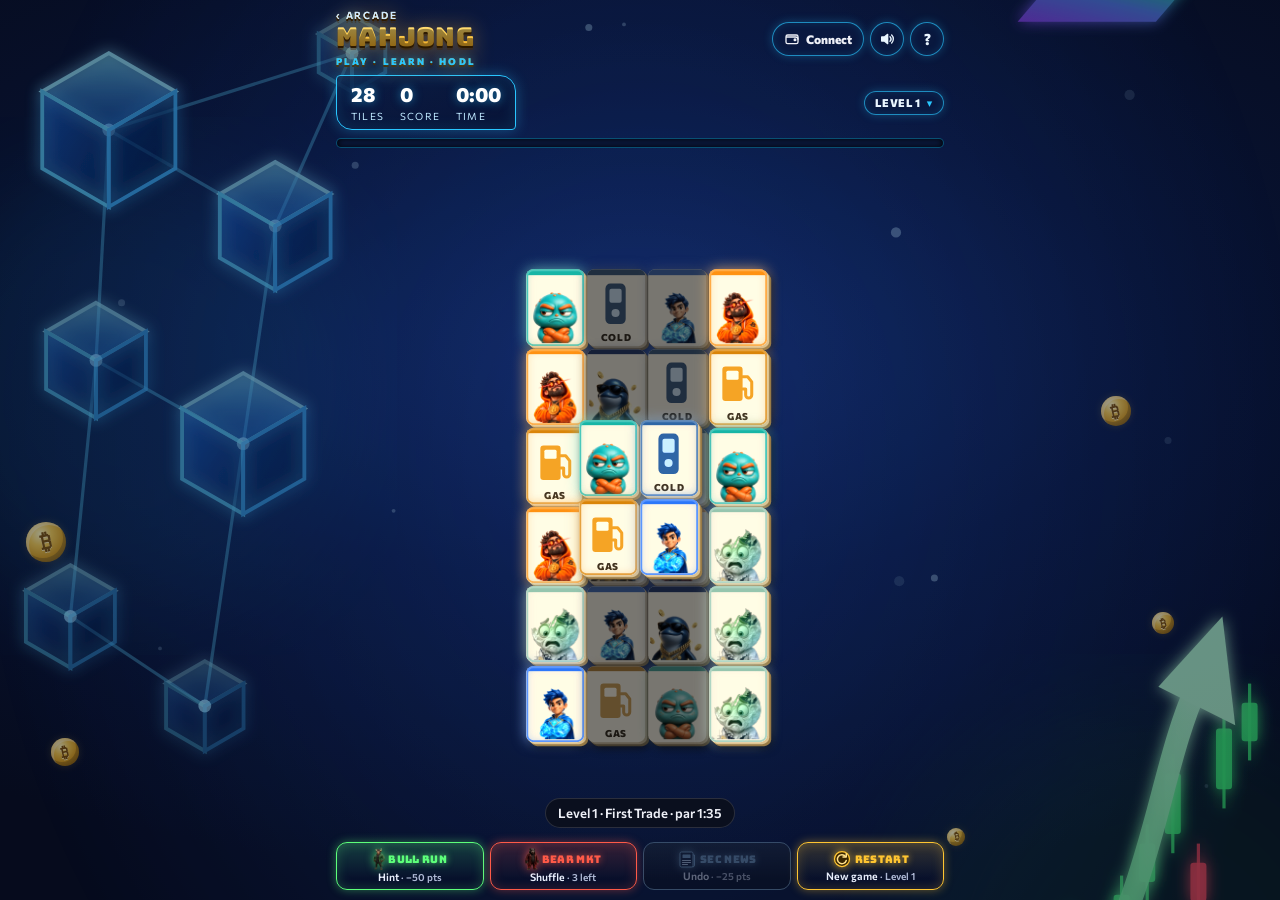
<file: mahjong/index.html>
<!doctype html>
<html lang="en">
<head>
<meta charset="utf-8">
<meta name="viewport" content="width=device-width, initial-scale=1, viewport-fit=cover, user-scalable=no">
<title>Mahjong · StratoshiVibes Arcade</title>
<meta name="description" content="Mahjong solitaire with the StratoshiVibes Vol.1 Degens characters.">
<meta name="theme-color" content="#141a2b">
<link rel="manifest" href="../manifest.webmanifest">
<link rel="icon" href="../icons/icon-192.png">
<link rel="apple-touch-icon" href="../icons/icon-192.png">
<link rel="preload" href="../fonts/bungee-latin-400-normal.woff2" as="font" type="font/woff2" crossorigin>
<style>
@font-face{font-family:"SVDisplay";src:url(../fonts/bungee-latin-400-normal.woff2) format("woff2");font-display:swap}
@font-face{font-family:"SVDisplay";src:url(../fonts/commissioner-greek-800-normal.woff2) format("woff2");unicode-range:U+0370-0377,U+037A-037F,U+0384-038A,U+038C,U+038E-03A1,U+03A3-03FF,U+1F00-1FFF;font-display:swap}
@font-face{font-family:"Commissioner";src:url(../fonts/commissioner-greek-400-normal.woff2) format("woff2");font-weight:400;unicode-range:U+0370-0377,U+037A-037F,U+0384-038A,U+038C,U+038E-03A1,U+03A3-03FF,U+1F00-1FFF;font-display:swap}
@font-face{font-family:"Commissioner";src:url(../fonts/commissioner-greek-600-normal.woff2) format("woff2");font-weight:600;unicode-range:U+0370-0377,U+037A-037F,U+0384-038A,U+038C,U+038E-03A1,U+03A3-03FF,U+1F00-1FFF;font-display:swap}
@font-face{font-family:"Commissioner";src:url(../fonts/commissioner-greek-800-normal.woff2) format("woff2");font-weight:800;unicode-range:U+0370-0377,U+037A-037F,U+0384-038A,U+038C,U+038E-03A1,U+03A3-03FF,U+1F00-1FFF;font-display:swap}

@font-face{font-family:"Bungee";src:url(../fonts/bungee-latin-400-normal.woff2) format("woff2");font-weight:400;font-display:swap}
@font-face{font-family:"Commissioner";src:url(../fonts/commissioner-latin-400-normal.woff2) format("woff2");font-weight:400;font-display:swap}
@font-face{font-family:"Commissioner";src:url(../fonts/commissioner-latin-600-normal.woff2) format("woff2");font-weight:600;font-display:swap}
@font-face{font-family:"Commissioner";src:url(../fonts/commissioner-latin-800-normal.woff2) format("woff2");font-weight:800;font-display:swap}
*,*::before,*::after{-webkit-tap-highlight-color:transparent}
:root{padding-top:env(safe-area-inset-top,0px);padding-bottom:env(safe-area-inset-bottom,0px);box-sizing:border-box}
body{margin:0;font-size:14px}
img{max-width:100%}

/* Layout: one-screen game table — HUD strip, board that scales to fit, power-up dock at the thumb. Single deliberate dark look (night trading desk, gold holo accents). */
:root{
  --table:#141a2b; --table-2:#1d2540; --ink:#eef0f7; --muted:#9aa3c0;
  --gold:#e3b54a; --gold-2:#b98a24; --ivory:#f4ecd8; --edge:#cdb68a; --edge-2:#8c7346;
  --good:#3fbf7a; --bad:#e2574c;
  --f-display:"SVDisplay","Bungee","Arial Black",system-ui,sans-serif;
  --f-body:"Commissioner",system-ui,-apple-system,"Segoe UI",sans-serif;
  color-scheme:dark;
}
html,body{height:100%}
body{background:radial-gradient(120% 80% at 50% 30%,var(--table-2),var(--table) 70%);background-color:var(--table);color:var(--ink);font-family:var(--f-body);overflow:hidden;-webkit-user-select:none;user-select:none;touch-action:manipulation}
.app{height:100%;display:flex;flex-direction:column;padding-left:max(16px,env(safe-area-inset-left,0px));padding-right:max(16px,env(safe-area-inset-right,0px));padding-block:10px;box-sizing:border-box;gap:8px;max-width:640px;margin:0 auto}
header{display:flex;align-items:center;justify-content:space-between;gap:12px}
.logo{font-family:var(--f-display);font-size:20px;line-height:1;letter-spacing:.02em;color:var(--gold);text-shadow:0 2px 0 #00000066}
.logo small{display:block;font-family:var(--f-body);font-weight:600;font-size:10px;letter-spacing:.14em;text-transform:uppercase;color:var(--muted);margin-top:4px}
.stats{display:flex;gap:14px;font-variant-numeric:tabular-nums}
.stat{text-align:right}
.stat b{display:block;font-size:17px;font-weight:800}
.stat span{font-size:10px;letter-spacing:.12em;text-transform:uppercase;color:var(--muted)}
.icon-btn{width:34px;height:34px;border-radius:50%;border:1px solid #ffffff2a;background:#ffffff0d;color:var(--ink);font:800 15px var(--f-body);cursor:pointer}
#boardWrap{flex:1;min-height:0;position:relative}
#board{position:absolute;left:50%;top:50%;transform:translate(-50%,-50%)}
.tile{position:absolute;border-radius:7px;background:var(--ivory);cursor:pointer;
  box-shadow:1px 1px 0 var(--edge),2px 2px 0 var(--edge),3px 3px 0 var(--edge-2),4px 4px 0 var(--edge-2),5px 6px 8px #0000008c;
  transition:transform .14s ease,filter .2s ease,opacity .25s ease;overflow:hidden}
.app.gold .tile{background:linear-gradient(150deg,#fff3c4,#f2d27a 55%,#e8c060);box-shadow:1px 1px 0 #c99a2e,2px 2px 0 #c99a2e,3px 3px 0 #8a6418,4px 4px 0 #8a6418,5px 6px 8px #0000008c}
.tile .stripe{position:absolute;left:0;right:0;top:0;height:7%;}
.tile img{position:absolute;left:4%;right:4%;bottom:3%;width:92%;height:auto;aspect-ratio:1;object-fit:cover;pointer-events:none}
.tile .sym{position:absolute;inset:10% 8% 20%;display:grid;place-items:center}
.tile .sym svg{width:100%;height:100%}
.tile .lbl{position:absolute;left:0;right:0;bottom:4%;text-align:center;font:800 9px/1 var(--f-body);letter-spacing:.06em;color:#3b3020}
.tile.event{background:linear-gradient(160deg,#fff6db,#f0d98f)}
.tile.event::after{content:"";position:absolute;inset:2px;border:1.5px solid var(--gold-2);border-radius:5px;pointer-events:none}
.dim .tile.blocked{filter:brightness(.62) saturate(.7)}
.tile.sel{transform:translate(-2px,-4px);filter:none!important;outline:3px solid var(--gold);outline-offset:-1px;box-shadow:1px 1px 0 var(--edge),3px 3px 0 var(--edge-2),6px 10px 14px #000000a0,0 0 18px #e3b54a99}
.tile.hint{animation:pulse .5s ease-in-out 4 alternate}
.tile.gone{opacity:0;transform:scale(.6) translateY(-20px);pointer-events:none}
.tile.shake{animation:shake .3s}
@keyframes pulse{to{outline:3px solid var(--good);transform:translateY(-4px)}}
@keyframes shake{25%{transform:translateX(-3px)}75%{transform:translateX(3px)}}
.toast{position:absolute;left:50%;bottom:6px;transform:translateX(-50%);background:#0b0f1bd9;border:1px solid #ffffff22;padding:6px 12px;border-radius:999px;font-size:13px;font-weight:600;white-space:nowrap;pointer-events:none;opacity:0;transition:opacity .2s}
.toast.on{opacity:1}
.dock{display:grid;grid-template-columns:repeat(4,1fr);gap:8px}
.pw{display:flex;flex-direction:column;align-items:center;gap:2px;padding:8px 4px;border-radius:12px;border:1px solid #ffffff1f;background:#ffffff0a;color:var(--ink);font:600 12px var(--f-body);cursor:pointer}
.pw b{font:400 11px var(--f-display);letter-spacing:.03em;color:var(--gold)}
.pw .n{font-size:11px;color:var(--muted);font-variant-numeric:tabular-nums}
.pw:disabled{opacity:.4;cursor:default}
.pw:focus-visible,.icon-btn:focus-visible,.btn:focus-visible{outline:2px solid var(--gold);outline-offset:2px}
[hidden]{display:none!important}
.overlay{position:fixed;inset:0;background:#070a12cc;display:grid;place-items:center;padding:20px;z-index:50}
.card{width:min(360px,100%);background:linear-gradient(170deg,#232c4a,#161c30);border:1px solid #e3b54a66;border-radius:18px;padding:22px;box-shadow:0 20px 50px #000a;display:flex;flex-direction:column;gap:12px}
.card h2{margin:0;font-family:var(--f-display);font-weight:400;font-size:22px;color:var(--gold);text-wrap:balance}
.card p{margin:0;line-height:1.5;color:#d6dae8;font-size:14px}
.card .tip{background:#ffffff0d;border-left:3px solid var(--gold);padding:10px 12px;border-radius:6px;font-size:13px}
.card .tip span{display:block;font-size:10px;letter-spacing:.14em;text-transform:uppercase;color:var(--gold);margin-bottom:4px;font-weight:800}
.row{display:flex;gap:10px;font-variant-numeric:tabular-nums}
.row div{flex:1;background:#ffffff0a;border-radius:10px;padding:8px;text-align:center}
.row b{display:block;font-size:18px}
.row span{font-size:10px;color:var(--muted);letter-spacing:.1em;text-transform:uppercase}
.btn{border:0;border-radius:12px;padding:12px;background:var(--gold);color:#1a1405;font:800 15px var(--f-body);cursor:pointer}
.btn.ghost{background:#ffffff12;color:var(--ink)}
.legend{display:grid;grid-template-columns:repeat(5,1fr);gap:6px}
.legend figure{margin:0;text-align:center;font-size:9px;color:var(--muted);line-height:1.15}
.legend img{width:100%;border-radius:6px;background:var(--ivory);display:block;margin-bottom:3px}

.lays{display:grid;grid-template-columns:repeat(3,minmax(0,1fr));gap:8px}
.lay{min-width:0}
.lay span{max-width:100%;font-size:12px;text-align:center;overflow-wrap:anywhere}
.lay{display:flex;flex-direction:column;align-items:center;gap:4px;padding:10px 6px;border-radius:12px;border:1px solid #ffffff1f;background:#ffffff0a;color:var(--ink);font:700 13px var(--f-body);cursor:pointer}
.lay.on{border-color:var(--gold);background:#e3b54a1a}
.lay svg{width:100%;max-width:90px}
.daily{display:flex;align-items:center;gap:10px;width:100%;margin:0 0 10px;padding:10px 12px;border-radius:14px;border:1px solid #e3b54a88;background:linear-gradient(90deg,#e3b54a26,#e3b54a08);color:var(--ink);text-align:left;cursor:pointer;font:700 14px var(--f-body)}
.daily .ic{font-size:22px}.daily small{display:block;font-weight:400;font-size:11px;color:var(--muted)}.daily .st{margin-left:auto;font-weight:800;color:var(--gold)}
.tabs{display:flex;gap:6px;margin:0 0 10px}
.tb{flex:1;height:36px;border-radius:99px;border:1px solid #ffffff2a;background:#ffffff0a;color:var(--muted);font:800 12px var(--f-body);cursor:pointer}
.tb.on{background:var(--gold);color:#1a1405;border-color:var(--gold)}
.scrollbox{max-height:min(58vh,520px);overflow:auto;margin:0 -4px 12px;padding:0 4px}
.chap{margin-bottom:14px}.chh{display:flex;justify-content:space-between;align-items:baseline;font:800 14px var(--f-body)}
.chh span{color:var(--gold);font-size:12px}.chap>small{display:block;color:var(--muted);font-size:11px;margin:2px 0 8px}
.lvs{display:grid;grid-template-columns:repeat(3,minmax(0,1fr));gap:8px}
.lv{position:relative;display:flex;flex-direction:column;align-items:center;gap:2px;padding:8px 4px 6px;border-radius:12px;border:1px solid #ffffff1f;background:#ffffff0a;color:var(--ink);cursor:pointer}
.lv svg{width:100%;max-width:70px;height:46px}
.lv b{font:400 15px var(--f-display);color:var(--gold)}
.lv.on{border-color:var(--gold);box-shadow:0 0 0 1px var(--gold) inset}
.lv.locked{opacity:.45;cursor:default}
.lv .lock{font-size:12px;height:14px}
.stars{display:inline-flex;gap:1px;font-size:12px;line-height:1;color:#ffffff30}.stars i{font-style:normal}.stars i.on{color:var(--gold);text-shadow:0 0 6px #e3b54a88}
.stars.big{font-size:34px;gap:6px;display:flex;justify-content:center;margin:4px 0 10px}
.shopcta{display:block;text-align:center;margin:0 0 8px;padding:9px;border-radius:12px;border:1px dashed var(--gold);color:var(--gold);font:800 13px var(--f-body);text-decoration:none}
.lvtag{font:800 11px var(--f-body);letter-spacing:.14em;text-transform:uppercase;color:var(--muted);text-align:center}
.newch{color:var(--you);font-weight:800}
.warn{color:var(--muted);font-size:12px}
.lay small{font-weight:400;font-size:10px;color:var(--muted);text-align:center;line-height:1.25}
.lay:focus-visible{outline:2px solid var(--gold);outline-offset:2px}
label.opt{display:flex;gap:8px;align-items:center;font-size:13px;color:#d6dae8}
@media (prefers-reduced-motion:reduce){.tile{transition:none}.tile.hint{animation:none;outline:3px solid var(--good)}}

/* v4 additions */
.tile.gone{transition:none}
header{flex-wrap:nowrap}
.hud{display:flex;flex-direction:column;gap:6px;flex:1;min-width:0;max-width:270px}
.hud-top{display:flex;justify-content:flex-end;align-items:center;gap:12px;font-variant-numeric:tabular-nums}
.prog{height:6px;border-radius:99px;background:#ffffff14;overflow:hidden}
.prog i{display:block;height:100%;width:0;background:linear-gradient(90deg,var(--gold-2),var(--gold));border-radius:inherit;transition:width .35s ease}
.chip{display:inline-flex;align-items:center;gap:6px;border:1px solid #ffffff22;background:#ffffff0a;color:var(--ink);border-radius:99px;padding:4px 10px;font:700 11px var(--f-body);letter-spacing:.06em;text-transform:uppercase;cursor:pointer;margin-top:6px}
.chip::after{content:"▾";color:var(--gold)}
.chip:focus-visible{outline:2px solid var(--gold);outline-offset:2px}
.tile.sel{transform:translate(-2px,-5px);filter:none!important;outline:none;
  box-shadow:0 0 0 3px #ffd76a,0 0 0 5px #b98a2499,0 0 22px 4px #ffd76acc,6px 12px 16px #000000a0}
.tile.sel::before{content:"";position:absolute;inset:0;background:linear-gradient(180deg,#fff3c433,transparent 60%);pointer-events:none;z-index:2}
.tile.match{animation:pop .42s cubic-bezier(.3,1.6,.5,1) forwards;pointer-events:none;z-index:99999!important}
@keyframes pop{0%{transform:translate(-2px,-5px);box-shadow:0 0 0 3px #ffd76a,0 0 24px 6px #ffd76a}
 35%{transform:translate(var(--mx),var(--my)) scale(1.12);opacity:1;box-shadow:0 0 0 3px #fff,0 0 34px 10px #ffd76a}
 100%{transform:translate(var(--mx),var(--my)) scale(.2) rotate(var(--rot));opacity:0}}
.tile.hint{animation:pulse .45s ease-in-out 6 alternate}
@keyframes pulse{to{box-shadow:0 0 0 3px var(--good),0 0 18px 4px #3fbf7aaa;transform:translateY(-4px)}}
.spark{position:absolute;width:6px;height:6px;border-radius:50%;background:var(--gold);pointer-events:none;z-index:100000;animation:spark .6s ease-out forwards}
@keyframes spark{to{transform:translate(var(--dx),var(--dy)) scale(.2);opacity:0}}
.float{position:absolute;pointer-events:none;z-index:100001;font:800 15px var(--f-body);color:var(--gold);text-shadow:0 2px 6px #000;animation:rise .9s ease-out forwards;white-space:nowrap;transform:translate(-50%,-50%)}
@keyframes rise{to{transform:translate(-50%,-160%);opacity:0}}
.combo{position:absolute;left:50%;top:38%;transform:translate(-50%,-50%);pointer-events:none;z-index:100002;text-align:center;font-family:var(--f-display);color:var(--gold);text-shadow:0 3px 0 #5a3d06,0 0 24px #e3b54a88;opacity:0}
.combo b{display:block;font-weight:400;font-size:40px;line-height:1}
.combo span{font-size:13px;letter-spacing:.12em;color:#fff3c4}
.combo.on{animation:combo .9s ease-out}
@keyframes combo{0%{opacity:0;transform:translate(-50%,-50%) scale(.5)}20%{opacity:1;transform:translate(-50%,-50%) scale(1.15)}35%{transform:translate(-50%,-50%) scale(1)}80%{opacity:1}100%{opacity:0;transform:translate(-50%,-80%)}}
.combo-bar{height:3px;border-radius:99px;background:#ffffff10;overflow:hidden;margin-top:2px}
.combo-bar i{display:block;height:100%;width:0;background:var(--good)}
.stuck{position:absolute;left:50%;bottom:10px;transform:translateX(-50%);width:min(340px,calc(100% - 8px));box-sizing:border-box;background:#0b0f1bf2;border:1px solid #e3b54a88;border-radius:14px;padding:12px;display:flex;flex-direction:column;gap:8px;z-index:100003;box-shadow:0 10px 30px #000a}
.stuck p{margin:0;font-size:13px;color:#d6dae8;line-height:1.4}
.stuck p b{color:var(--gold);font-family:var(--f-display);font-weight:400;font-size:15px;display:block;margin-bottom:2px}
.stuck .acts{display:flex;gap:6px}
.stuck .btn{flex:1;padding:9px 6px;font-size:13px}
.row3{display:grid;grid-template-columns:repeat(3,1fr);gap:8px;font-variant-numeric:tabular-nums}
.row3 div{background:#ffffff0a;border-radius:10px;padding:8px 4px;text-align:center}
.row3 b{display:block;font-size:18px}
.row3 span{font-size:9px;color:var(--muted);letter-spacing:.1em;text-transform:uppercase}
.newbest{font:800 11px var(--f-body);letter-spacing:.14em;color:#1a1405;background:var(--gold);border-radius:99px;padding:3px 10px;align-self:flex-start}
.btns{display:flex;gap:8px}.btns .btn{flex:1}
.win-faces{display:flex;justify-content:center}
.win-faces img{width:52px;height:52px;border-radius:50%;background:var(--ivory);border:2px solid var(--gold);margin:0 -6px;object-fit:cover}
@media (prefers-reduced-motion:reduce){.tile.match{animation:none;opacity:0}.combo.on,.float,.spark{animation-duration:.01s}}
.icon-btn{display:grid;place-items:center;flex:none}
.hud-top .icon-btn+.icon-btn{margin-left:-6px}
.logo{font-size:24px}
.logo .eyebrow{margin:0 0 4px;color:var(--ink);letter-spacing:.18em}
header{flex-direction:column;align-items:stretch;gap:8px}
.hrow{display:flex;align-items:center;justify-content:space-between;gap:10px}
.hbtns{display:flex;align-items:center;gap:6px}
.hbtns .chip{margin-top:0;white-space:nowrap}
.hud{max-width:none;flex-direction:row;align-items:center;gap:14px}
.hud-top{justify-content:flex-start;gap:16px}
.stat{text-align:left}
.bars{flex:1;display:flex;flex-direction:column;gap:4px;min-width:0}
.hud-top .icon-btn+.icon-btn{margin-left:0}
.card{box-sizing:border-box;max-height:calc(100% - 8px);overflow:auto}
a.logo{text-decoration:none;display:block}
a.logo:focus-visible{outline:2px solid var(--gold);outline-offset:4px;border-radius:6px}
.hud{flex-wrap:wrap;row-gap:8px}
.hud>.chip{margin-top:0;white-space:nowrap;flex:none;margin-left:auto}
.hud>.bars{flex:1 1 100%;order:3}

/* ===== Neon theme: glowing HUD, tiles lit in their group colour, illustrated power-ups, animated market backdrop ===== */
:root{--neo:#29c6ff;--neo-2:#1b7dff;--deep:#060b1d}
body{background:radial-gradient(90% 60% at 50% 38%,#0e2150 0%,#081333 45%,var(--deep) 100%);background-color:var(--deep)}
.bgfx{position:fixed;inset:0;z-index:0;pointer-events:none;overflow:hidden}
.bgfx svg{position:absolute;inset:0;width:100%;height:100%}
.app{position:relative;z-index:1}
.coin{position:absolute;border-radius:50%;background:radial-gradient(circle at 35% 30%,#fff2b0 0%,#f6c744 30%,#d99a12 62%,#8a5a06 100%);box-shadow:0 0 18px #f6c74466,inset -3px -4px 0 #00000033,inset 3px 3px 0 #ffffff55;display:grid;place-items:center;color:#7a4b00;font:900 var(--cs,20px)/1 system-ui,sans-serif;animation:coinbob 7s ease-in-out infinite alternate}
.coin::after{content:"₿";transform:rotate(-12deg);text-shadow:0 1px 0 #ffe9a6}
@keyframes coinbob{from{transform:translateY(0) rotate(-8deg)}to{transform:translateY(-14px) rotate(10deg)}}
/* logo */
a.logo.home{font-size:26px;letter-spacing:.01em;background:linear-gradient(180deg,#fff6c9 0%,#ffd45c 38%,#f0a316 70%,#b86d00 100%);-webkit-background-clip:text;background-clip:text;color:transparent;filter:drop-shadow(0 2px 0 #4a2a00) drop-shadow(0 0 10px #ffb42a66);display:flex;flex-direction:column}
a.logo.home .eyebrow{-webkit-text-fill-color:#cfe9ff;color:#cfe9ff;filter:none}
.logo .tag{display:block;font:800 9.5px var(--f-body);letter-spacing:.22em;-webkit-text-fill-color:var(--neo);color:var(--neo);margin-top:5px;text-shadow:0 0 8px #29c6ff99}
/* HUD */
.hud-top{border:1.5px solid var(--neo);border-radius:4px 16px 4px 16px;padding:6px 14px;background:linear-gradient(160deg,#0c1d45cc,#071233cc);box-shadow:0 0 14px #29c6ff55,inset 0 0 16px #29c6ff22}
.stat b{font-size:20px;color:#fff;text-shadow:0 0 10px #29c6ff88}
.stat span{color:#bfe8ff}
.icon-btn,.chip,.svh-btn{border:1.5px solid #29c6ffaa!important;background:#0b1a40cc!important;box-shadow:0 0 10px #29c6ff44,inset 0 0 8px #29c6ff22;color:#eaf6ff}
.chip::after{color:var(--neo)}
.prog{background:#ffffff12}.prog i{background:linear-gradient(90deg,#1b7dff,#29c6ff,#7dffb2);box-shadow:0 0 10px #29c6ff}
/* tiles lit in their group colour */
.tile{box-shadow:1px 1px 0 var(--edge),2px 2px 0 var(--edge),3px 3px 0 var(--edge-2),4px 4px 0 var(--edge-2),5px 6px 8px #000000a0,0 0 12px color-mix(in srgb,color-mix(in srgb,var(--gc,#e3b54a) 60%,#fff) 60%,transparent)}
.tile::before{content:"";position:absolute;inset:0;border-radius:inherit;box-shadow:inset 0 0 0 2px color-mix(in srgb,var(--gc,#e3b54a) 75%,#fff 10%);pointer-events:none;z-index:1}
.tile.sel{box-shadow:0 0 0 3px #00E5FF,0 0 0 5px #00e5ff55,0 0 22px 6px #00e5ffaa,6px 12px 16px #000000a0}
.dim .tile.blocked{filter:brightness(.55) saturate(.65)}
/* illustrated power-ups */
.dock{gap:6px}
.pw{--pc:#3fbf7a;display:block;text-align:center;line-height:1.25;padding:5px 3px 6px;min-height:0;border-radius:11px;border:1.5px solid var(--pc);background:linear-gradient(180deg,color-mix(in srgb,var(--pc) 18%,#081333) 0%,#070f2b 80%);box-shadow:0 0 10px color-mix(in srgb,var(--pc) 40%,transparent),inset 0 0 12px color-mix(in srgb,var(--pc) 22%,transparent);color:#e8eefc;font-size:10.5px}
.pw .art{display:inline-block;height:22px;width:auto;vertical-align:middle;margin-right:3px;filter:drop-shadow(0 0 4px color-mix(in srgb,var(--pc) 70%,transparent));pointer-events:none}
.pw svg.art{width:20px;height:20px}
.pw b{display:inline;vertical-align:middle;font-size:10.5px;color:var(--pc);text-shadow:0 0 7px color-mix(in srgb,var(--pc) 80%,transparent);white-space:nowrap}
.pw b::after{content:"\A";white-space:pre}
.pw .n{display:inline;color:#aeb8d4;font-size:10px}.pw .n::before{content:" · "}
#pHint{--pc:#5dff7a}#pShuf{--pc:#ff5a48}#pUndo{--pc:#38b6ff}#pNew{--pc:#ffc531}
.pw:disabled{opacity:.45}
.coin{opacity:.85}

/* evaluation pass: lime for gains, cyan/lime sparks, power-up sweeps, coin shower on a win, calmer backdrop */
.bgfx svg{opacity:.72}
.float{color:#B6FF3B;text-shadow:0 0 10px #b6ff3b99,0 2px 6px #000}
.spark{background:#00E5FF;box-shadow:0 0 8px #00E5FF}.spark:nth-child(even){background:#B6FF3B;box-shadow:0 0 8px #B6FF3B}
.ring{position:absolute;width:20px;height:20px;margin:-10px 0 0 -10px;border-radius:50%;border:3px solid #B6FF3B;box-shadow:0 0 14px #B6FF3B;pointer-events:none;z-index:100000;animation:ring .5s ease-out forwards}
@keyframes ring{to{transform:scale(5);opacity:0}}
.pwfx{position:fixed;inset:0;pointer-events:none;z-index:100003;overflow:hidden}
.pwfx svg{position:absolute;left:0;top:50%;width:100%;height:46%;transform:translateY(-50%)}
.pwfx path{stroke-dasharray:900;stroke-dashoffset:900;animation:draw .55s ease-out forwards}
.pwfx{animation:pwfade .9s ease-in forwards}
@keyframes draw{to{stroke-dashoffset:0}}@keyframes pwfade{0%,60%{opacity:1}100%{opacity:0}}
.coinrain{position:fixed;top:-40px;width:26px;height:26px;--cs:14px;z-index:100004;pointer-events:none;animation:fall 1.6s cubic-bezier(.3,.1,.6,1) forwards}
@keyframes fall{to{transform:translateY(110vh) rotate(540deg)}}
#tTime.warn,.stat.warn b{color:#FF9F43;text-shadow:0 0 10px #ff9f4388}
@media (prefers-reduced-motion:reduce){.pwfx,.coinrain,.ring{display:none}}

/* evaluation pass 2: free tiles pop, blocked tiles recede, a real progress bar, quieter backdrop */
.dim .tile.blocked{filter:brightness(.5) saturate(.6)}
.dim .tile.blocked::before{box-shadow:none}
.dim .tile:not(.blocked):not(.gone){filter:brightness(1.07) saturate(1.08)}
.dim .tile:not(.blocked):not(.gone)::before{box-shadow:inset 0 0 0 2px color-mix(in srgb,var(--gc,#e3b54a) 80%,#fff 20%),inset 0 0 10px color-mix(in srgb,var(--gc,#e3b54a) 35%,transparent)}
.dim .tile:not(.blocked):not(.gone):not(.sel){box-shadow:1px 1px 0 var(--edge),2px 2px 0 var(--edge),3px 3px 0 var(--edge-2),4px 4px 0 var(--edge-2),5px 6px 8px #000000a0,0 0 14px color-mix(in srgb,color-mix(in srgb,var(--gc,#e3b54a) 60%,#fff) 75%,transparent)}
.prog{height:8px;background:#0b1a40;border:1px solid #00e5ff44;box-shadow:inset 0 0 6px #000}
.prog i{background:linear-gradient(90deg,#00E5FF,#9B5CFF);box-shadow:0 0 10px #00e5ffaa}
.combo-bar{background:transparent}.combo-bar i{background:linear-gradient(90deg,#B6FF3B,#5dff7a);box-shadow:0 0 8px #b6ff3b}
.bgfx svg{opacity:.55}.bgfx .coin{opacity:.6;box-shadow:0 0 8px #f6c74433,inset -3px -4px 0 #00000033,inset 3px 3px 0 #ffffff55}
.pw:disabled{opacity:.38;filter:grayscale(.7);box-shadow:none}
@media (prefers-reduced-motion:reduce){.coin{animation:none}}
</style>
<script src="../holder.js"></script>
<script src="../passport.js"></script>
<script src="../shop.js"></script>
</head>
<body>


<div class="bgfx" id="bgfx" aria-hidden="true"></div>
<div class="app" id="app">
  <header>
    <div class="hrow">
      <a class="logo home" href="../" aria-label="Back to the Arcade"><small class="eyebrow">‹ Arcade</small>MAHJONG<small class="tag">PLAY · LEARN · HODL</small></a>
      <div class="hbtns" data-svh-slot>
        <button class="icon-btn" id="sndBtn" aria-label="Mute sound"></button>
        <button class="icon-btn" id="helpBtn" aria-label="How to play">?</button>
      </div>
    </div>
    <div class="hud">
      <div class="hud-top">
        <div class="stat"><b id="sLeft">72</b><span>tiles</span></div>
        <div class="stat"><b id="sScore">0</b><span>score</span></div>
        <div class="stat"><b id="sTime">0:00</b><span>time</span></div>
      </div>
      <div class="bars">
        <div class="prog" role="progressbar" aria-label="Board cleared" aria-valuemin="0" aria-valuemax="100" id="prog"><i id="progBar"></i></div>
        <div class="combo-bar" aria-hidden="true"><i id="comboBar"></i></div>
      </div>
      <button class="chip" id="layChip" aria-label="Levels and boards"><span id="layName">Pyramid</span></button>
    </div>
  </header>
  <div id="boardWrap">
    <div id="board"></div>
    <div class="combo" id="combo" aria-live="polite"><b id="comboN">x2</b><span id="comboT">COMBO</span></div>
    <div class="stuck" id="stuck" hidden></div>
    <div class="toast" id="toast" role="status"></div>
  </div>
  <div class="dock">
    <button class="pw" id="pHint"><img class="art" src="../arcade-art/sp_bull.webp" alt=""><b>BULL RUN</b>Hint<span class="n">−50 pts</span></button>
    <button class="pw" id="pShuf"><img class="art" src="../arcade-art/sp_bear.webp" alt=""><b>BEAR MKT</b>Shuffle<span class="n" id="nShuf"></span></button>
    <button class="pw" id="pUndo"><svg class="art" viewBox="0 0 40 40" aria-hidden="true"><rect x="6" y="6" width="26" height="30" rx="3" fill="#0b2a52" stroke="#38b6ff" stroke-width="2"/><rect x="11" y="11" width="16" height="7" rx="1" fill="#38b6ff"/><path d="M11 23h16M11 27h16M11 31h10" stroke="#9fdcff" stroke-width="2" stroke-linecap="round"/><path d="M32 12h3v20a4 4 0 0 1-4 4" fill="none" stroke="#38b6ff" stroke-width="2"/></svg><b>SEC NEWS</b>Undo<span class="n">−25 pts</span></button>
    <button class="pw" id="pNew"><svg class="art" viewBox="0 0 40 40" aria-hidden="true"><circle cx="20" cy="20" r="15" fill="#3a2600" stroke="#ffc531" stroke-width="2.5"/><path d="M27 15a9 9 0 1 0 1.5 8" fill="none" stroke="#ffe08a" stroke-width="3" stroke-linecap="round"/><path d="M28.5 9.5v6.5h-6.5" fill="none" stroke="#ffe08a" stroke-width="3" stroke-linecap="round" stroke-linejoin="round"/></svg><b>RESTART</b>New game<span class="n" id="nLay"></span></button>
  </div>
</div>

<div class="overlay" id="ov" hidden><div class="card" id="ovCard" role="dialog" aria-modal="true"></div></div>

<script>
const IMG={"bull": "[data-uri]", "crab": "[data-uri]", "degen": "[data-uri]", "diamond": "[data-uri]", "fudster": "[data-uri]", "maxi": "[data-uri]", "rugpuller": "[data-uri]", "shiller": "[data-uri]", "shrimp": "[data-uri]", "whale": "[data-uri]", "bear": "[data-uri]", "paperhands": "[data-uri]", "nocoiner": "[data-uri]"};
const CHARS=[
 {id:'bull',name:'Bull',c:'#2f7d3a'},{id:'whale',name:'Whale',c:'#1d3f8f'},
 {id:'diamond',name:'Diamond Hands',c:'#2f6fe0'},{id:'rugpuller',name:'Rugpuller',c:'#8a2fb0'},
 {id:'maxi',name:'Maxi',c:'#f08a1c'},{id:'degen',name:'Degen',c:'#c8302c'},
 {id:'shiller',name:'Serial Shiller',c:'#c9a227'},{id:'fudster',name:'Serial FUDster',c:'#55607a'},
 {id:'crab',name:'Crab',c:'#1fa89a'},{id:'shrimp',name:'Shrimp',c:'#ef8a9b'},
 {id:'bear',name:'Bear',c:'#8e2a2f'},{id:'paperhands',name:'Paper Hands',c:'#8fb8a4'},{id:'nocoiner',name:'Nocoiner',c:'#a89a83'}];
const S=(p)=>`<svg viewBox="0 0 48 48" fill="none" stroke-linecap="round" stroke-linejoin="round">${p}</svg>`;
const COINS=[
 {id:'seed',name:'Seed Phrase',lbl:'SEED',c:'#a8692c',svg:S('<rect x="10" y="6" width="28" height="36" rx="3" fill="#f7e7c4" stroke="#a8692c" stroke-width="2.5"/><path d="M15 15h18M15 21h14M15 27h18M15 33h10" stroke="#a8692c" stroke-width="2.5"/>')},
 {id:'key',name:'Hardware Wallet',lbl:'COLD',c:'#2f5f96',svg:S('<rect x="14" y="4" width="20" height="40" rx="5" fill="#2f5f96"/><rect x="18" y="9" width="12" height="14" rx="2" fill="#bfe0ff"/><circle cx="24" cy="33" r="4" fill="#bfe0ff"/>')},
 {id:'block',name:'Block',lbl:'BLOCK',c:'#6b4fa0',svg:S('<path d="M24 5 41 14v20L24 43 7 34V14z" fill="#8f73c4"/><path d="M24 23 41 14 24 5 7 14z" fill="#b9a3e6"/><path d="M24 23v20L7 34V14z" fill="#6b4fa0"/>')},
 {id:'gas',name:'Gas Fee',lbl:'GAS',c:'#c77d12',svg:S('<rect x="9" y="8" width="20" height="34" rx="3" fill="#e09a2c"/><rect x="13" y="12" width="12" height="9" rx="1.5" fill="#fff4dc"/><path d="M29 18h5l4 5v13a3 3 0 0 1-6 0v-6h-3" stroke="#e09a2c" stroke-width="3"/>')},];
const EVENTS=[
 {name:'Bull Run',lbl:'BULL RUN',svg:S('<path d="M8 36 20 22l8 7 13-17" stroke="#2e8b57" stroke-width="4"/><path d="M32 12h9v9" stroke="#2e8b57" stroke-width="4"/>')},
 {name:'Bear Market',lbl:'BEAR MKT',svg:S('<path d="M8 12l12 14 8-7 13 17" stroke="#c2413b" stroke-width="4"/><path d="M41 27v9h-9" stroke="#c2413b" stroke-width="4"/>')},
 {name:'SEC News',lbl:'SEC NEWS',svg:S('<rect x="7" y="9" width="34" height="30" rx="3" fill="#fffaf0" stroke="#3b3020" stroke-width="2.5"/><path d="M12 16h24M12 22h11M12 28h11M12 34h11" stroke="#3b3020" stroke-width="2.5"/><rect x="26" y="21" width="10" height="14" fill="#3b3020"/>')},
 {name:'Halving',lbl:'HALVING',svg:S('<circle cx="24" cy="24" r="16" stroke="#b98a24" stroke-width="3"/><path d="M24 8a16 16 0 0 1 0 32z" fill="#e3b54a"/>')}];
const TIPS=[
 'Never share your seed phrase. Real support will never ask for it.',
 'Before connecting a wallet, check the site address letter by letter.',
 'A "free airdrop" that asks you to sign a claim can drain your wallet.',
 'Use a separate wallet for mints and experiments. Keep serious funds elsewhere.',
 'Read what you sign. One approval can give access to all your tokens.',
 'If the yield sounds too good to be true, it probably is.',
 'On a hardware wallet, always confirm the address on the device screen itself.'];

// 13 characters + 4 coins + 1 event group = 18 groups × 4 tiles = 72
const GROUPS=[...CHARS.map(c=>({kind:'char',...c})),...COINS.map(c=>({kind:'coin',...c})),{kind:'event',id:'event',name:'Market Event'}];
const LAYOUTS={"pyramid": {"name": "Pyramid", "rows": [[0, 0, [2, 4, 6, 8]], [0, 2, [0, 2, 4, 6, 8, 10]], [0, 4, [0, 2, 4, 6, 8, 10]], [0, 6, [0, 2, 4, 6, 8, 10]], [0, 8, [0, 2, 4, 6, 8, 10]], [0, 10, [0, 2, 4, 6, 8, 10]], [0, 12, [0, 2, 4, 6, 8, 10]], [0, 14, [2, 4, 6, 8]], [1, 2, [4, 6]], [1, 4, [2, 4, 6, 8]], [1, 6, [2, 4, 6, 8]], [1, 8, [2, 4, 6, 8]], [1, 10, [2, 4, 6, 8]], [1, 12, [4, 6]], [2, 4, [4, 6]], [2, 6, [4, 6]], [2, 8, [4, 6]], [2, 10, [4, 6]]], "note": "The classic start"}, "bull": {"name": "Bull Horns", "rows": [[0, 0, [0, 10]], [0, 2, [0, 2, 8, 10]], [0, 4, [0, 2, 4, 6, 8, 10]], [0, 6, [0, 2, 4, 6, 8, 10]], [0, 8, [0, 2, 4, 6, 8, 10]], [0, 10, [0, 2, 4, 6, 8, 10]], [0, 12, [2, 4, 6, 8]], [0, 14, [4, 6]], [1, 0, [0, 10]], [1, 2, [0, 10]], [1, 4, [2, 4, 6, 8]], [1, 6, [2, 4, 6, 8]], [1, 8, [2, 4, 6, 8]], [1, 10, [2, 4, 6, 8]], [1, 12, [4, 6]], [2, 2, [0, 10]], [2, 4, [4, 6]], [2, 6, [4, 6]], [2, 8, [4, 6]], [2, 10, [4, 6]], [3, 6, [4, 6]], [3, 8, [4, 6]]], "note": "Two horns, one peak"}, "vault": {"name": "Vault", "rows": [[0, 0, [0, 2, 4, 6, 8, 10]], [0, 2, [0, 2, 4, 6, 8, 10]], [0, 4, [0, 2, 4, 6, 8, 10]], [0, 6, [0, 2, 4, 6, 8, 10]], [0, 8, [0, 2, 4, 6, 8, 10]], [0, 10, [0, 2, 4, 6, 8, 10]], [0, 12, [0, 2, 4, 6, 8, 10]], [0, 14, [0, 2, 4, 6, 8, 10]], [1, 0, [0, 2, 4, 6, 8, 10]], [1, 2, [0, 10]], [1, 4, [0, 10]], [1, 6, [0, 10]], [1, 8, [0, 10]], [1, 10, [0, 10]], [1, 12, [0, 10]], [1, 14, [0, 2, 4, 6, 8, 10]]], "note": "Break the walls first"}};
Object.assign(LAYOUTS,{"first":{"name":"First Trade","note":"A gentle start","rows":[[0,2,[2,4,6,8]],[0,4,[2,4,6,8]],[0,6,[2,4,6,8]],[0,8,[2,4,6,8]],[0,10,[2,4,6,8]],[0,12,[2,4,6,8]],[1,6,[4,6]],[1,8,[4,6]]]},"candle":{"name":"Candle","note":"One green candle","rows":[[0,0,[2,4,6,8]],[0,2,[2,4,6,8]],[0,4,[2,4,6,8]],[0,6,[2,4,6,8]],[0,8,[2,4,6,8]],[0,10,[2,4,6,8]],[0,12,[2,4,6,8]],[0,14,[2,4,6,8]],[1,6,[4,6]],[1,8,[4,6]]]},"wallet":{"name":"Cold Wallet","note":"Keep it closed","rows":[[0,2,[0,2,4,6,8,10]],[0,4,[0,2,4,6,8,10]],[0,6,[0,2,4,6,8,10]],[0,8,[0,2,4,6,8,10]],[0,10,[0,2,4,6,8,10]],[0,12,[0,2,4,6,8,10]],[1,6,[4,6]],[1,8,[4,6]]]},"moon":{"name":"Moon","note":"Round trip to the moon","rows":[[0,0,[2,4,6,8]],[0,2,[0,2,4,6,8,10]],[0,4,[0,2,4,6,8,10]],[0,6,[0,2,8,10]],[0,8,[0,2,8,10]],[0,10,[0,2,4,6,8,10]],[0,12,[0,2,4,6,8,10]],[0,14,[2,4,6,8]]]},"diamond":{"name":"Diamond","note":"Diamond hands only","rows":[[0,0,[4,6]],[0,2,[2,4,6,8]],[0,4,[0,2,4,6,8,10]],[0,6,[0,2,4,6,8,10]],[0,8,[0,2,4,6,8,10]],[0,10,[0,2,4,6,8,10]],[0,12,[2,4,6,8]],[0,14,[4,6]],[1,4,[4,6]],[1,6,[4,6]],[1,8,[4,6]],[1,10,[4,6]]]},"ladder":{"name":"Ladder","note":"Climb one rung at a time","rows":[[0,0,[0,2,8,10]],[0,2,[0,2,8,10]],[0,4,[0,2,4,6,8,10]],[0,6,[0,2,8,10]],[0,8,[0,2,8,10]],[0,10,[0,2,4,6,8,10]],[0,12,[0,2,8,10]],[0,14,[0,2,8,10]],[1,2,[0,10]],[1,4,[0,10]],[1,6,[0,10]],[1,8,[0,10]],[1,10,[0,10]],[1,12,[0,10]]]},"bridge":{"name":"Bridge","note":"Two sides, one way across","rows":[[0,0,[0,2,4,6,8,10]],[0,2,[0,2,4,6,8,10]],[0,4,[0,10]],[0,6,[0,10]],[0,8,[0,10]],[0,10,[0,10]],[0,12,[0,2,4,6,8,10]],[0,14,[0,2,4,6,8,10]],[1,0,[0,2,4,6,8,10]],[1,14,[0,2,4,6,8,10]],[2,0,[4,6]],[2,14,[4,6]]]},"rocket":{"name":"Rocket","note":"Fuel up and launch","rows":[[0,0,[4,6]],[0,2,[2,4,6,8]],[0,4,[2,4,6,8]],[0,6,[2,4,6,8]],[0,8,[2,4,6,8]],[0,10,[0,2,4,6,8,10]],[0,12,[0,2,8,10]],[0,14,[0,10]],[1,0,[4,6]],[1,2,[4,6]],[1,4,[4,6]],[1,6,[4,6]],[1,8,[4,6]],[1,10,[4,6]],[2,2,[4,6]],[2,4,[4,6]],[2,6,[4,6]],[2,8,[4,6]],[3,4,[4,6]],[3,6,[4,6]]]},"halving":{"name":"Halving","note":"Half the supply, twice the fun","rows":[[0,0,[0,2,4,6,8,10]],[0,2,[0,2,4,6,8,10]],[0,4,[0,2,4,6,8,10]],[0,6,[0,2,4,6,8,10]],[0,8,[0,2,4,6,8,10]],[0,10,[0,2,4,6,8,10]],[0,12,[0,2,4,6,8,10]],[0,14,[0,2,4,6,8,10]],[1,4,[2,8]],[1,6,[2,8]],[1,8,[2,8]],[1,10,[2,8]]]},"hourglass":{"name":"Hourglass","note":"Time in the market","rows":[[0,0,[0,2,4,6,8,10]],[0,2,[2,4,6,8]],[0,4,[4,6]],[0,6,[4,6]],[0,8,[4,6]],[0,10,[4,6]],[0,12,[2,4,6,8]],[0,14,[0,2,4,6,8,10]],[1,0,[0,2,4,6,8,10]],[1,2,[2,4,6,8]],[1,12,[2,4,6,8]],[1,14,[0,2,4,6,8,10]],[2,0,[2,4,6,8]],[2,14,[2,4,6,8]]]},"cross":{"name":"Crossroads","note":"Pick your direction","rows":[[0,0,[4,6]],[0,2,[4,6]],[0,4,[0,2,4,6,8,10]],[0,6,[0,2,4,6,8,10]],[0,8,[0,2,4,6,8,10]],[0,10,[0,2,4,6,8,10]],[0,12,[4,6]],[0,14,[4,6]],[1,4,[2,4,6,8]],[1,6,[2,4,6,8]],[1,8,[2,4,6,8]],[1,10,[2,4,6,8]],[2,6,[2,4,6,8]],[2,8,[2,4,6,8]]]},"stairs":{"name":"Staircase","note":"Higher highs","rows":[[0,0,[0,2]],[0,2,[0,2,4]],[0,4,[0,2,4,6]],[0,6,[0,2,4,6,8]],[0,8,[0,2,4,6,8,10]],[0,10,[0,2,4,6,8,10]],[0,12,[0,2,4,6,8,10]],[0,14,[0,2,4,6,8,10]],[1,8,[0,2,4,6,8]],[1,10,[0,2,4,6,8]],[1,12,[0,2,4,6,8]],[1,14,[0,2,4,6,8]]]},"fortress":{"name":"Fortress","note":"Walls on both ends","rows":[[0,0,[0,2,4,6,8,10]],[0,2,[0,2,4,6,8,10]],[0,4,[0,2,4,6,8,10]],[0,6,[0,2,4,6,8,10]],[0,8,[0,2,4,6,8,10]],[0,10,[0,2,4,6,8,10]],[0,12,[0,2,4,6,8,10]],[0,14,[0,2,4,6,8,10]],[1,0,[0,2,4,6,8,10]],[1,14,[0,2,4,6,8,10]],[2,0,[0,10]],[2,14,[0,10]]]},"twin":{"name":"Twin Peaks","note":"Double top","rows":[[0,0,[0,2,4,6,8,10]],[0,2,[0,2,4,6,8,10]],[0,4,[0,2,4,6,8,10]],[0,6,[0,2,4,6,8,10]],[0,8,[0,2,4,6,8,10]],[0,10,[0,2,4,6,8,10]],[0,12,[0,2,4,6,8,10]],[0,14,[0,2,4,6,8,10]],[1,4,[0,2,8,10]],[1,6,[0,2,8,10]],[1,8,[0,2,8,10]],[1,10,[0,2,8,10]]]},"chart":{"name":"Chart","note":"Number go up","rows":[[0,0,[0,2,4,6,8,10]],[0,2,[0,2,4,6,8,10]],[0,4,[0,2,4,6,8,10]],[0,6,[0,2,4,6,8,10]],[0,8,[0,2,4,6,8,10]],[0,10,[0,2,4,6,8,10]],[0,12,[0,2,4,6,8,10]],[0,14,[0,2,4,6,8,10]],[1,2,[8]],[1,4,[6,8]],[1,6,[4,6,8]],[1,8,[4,6,8]],[1,10,[4,6,8]],[1,12,[2,4,6,8]],[1,14,[2,4,6,8]]]},"storage":{"name":"Cold Storage","note":"Deep in the vault","rows":[[0,0,[0,2,4,6,8,10]],[0,2,[0,2,4,6,8,10]],[0,4,[0,2,4,6,8,10]],[0,6,[0,2,4,6,8,10]],[0,8,[0,2,4,6,8,10]],[0,10,[0,2,4,6,8,10]],[0,12,[0,2,4,6,8,10]],[0,14,[0,2,4,6,8,10]],[1,2,[2,4,6,8]],[1,4,[2,4,6,8]],[1,6,[2,4,6,8]],[1,8,[2,4,6,8]],[1,10,[2,4,6,8]],[1,12,[2,4,6,8]]]},"tower":{"name":"Tower","note":"Four floors up","rows":[[0,2,[0,2,4,6,8,10]],[0,4,[0,2,4,6,8,10]],[0,6,[0,2,4,6,8,10]],[0,8,[0,2,4,6,8,10]],[0,10,[0,2,4,6,8,10]],[0,12,[0,2,4,6,8,10]],[1,2,[2,4,6,8]],[1,4,[2,4,6,8]],[1,6,[2,4,6,8]],[1,8,[2,4,6,8]],[1,10,[2,4,6,8]],[1,12,[2,4,6,8]],[2,4,[4,6]],[2,6,[4,6]],[2,8,[4,6]],[2,10,[4,6]],[3,6,[4,6]],[3,8,[4,6]]]},"mm":{"name":"Market Maker","note":"The house always stacks","rows":[[0,0,[0,2,4,6,8,10]],[0,2,[0,2,4,6,8,10]],[0,4,[0,2,4,6,8,10]],[0,6,[0,2,4,6,8,10]],[0,8,[0,2,4,6,8,10]],[0,10,[0,2,4,6,8,10]],[0,12,[0,2,4,6,8,10]],[0,14,[0,2,4,6,8,10]],[1,4,[2,4,6,8]],[1,6,[2,4,6,8]],[1,8,[2,4,6,8]],[1,10,[2,4,6,8]],[2,6,[2,4,6,8]],[2,8,[2,4,6,8]]]},"rug":{"name":"The Rug","note":"Pull one thread at a time","rows":[[0,0,[0,2,4,6,8,10]],[0,2,[0,2,4,6,8,10]],[0,4,[0,2,4,6,8,10]],[0,6,[0,2,4,6,8,10]],[0,8,[0,2,4,6,8,10]],[0,10,[0,2,4,6,8,10]],[0,12,[0,2,4,6,8,10]],[0,14,[0,2,4,6,8,10]],[1,0,[0,2,4,6,8,10]],[1,4,[0,2,4,6,8,10]],[1,8,[0,2,4,6,8,10]],[1,12,[0,2,4,6,8,10]]]},"range":{"name":"Range","note":"Support and resistance","rows":[[0,0,[0,2,4,6,8,10]],[0,2,[0,2,4,6,8,10]],[0,4,[0,2,4,6,8,10]],[0,6,[0,2,4,6,8,10]],[0,8,[0,2,4,6,8,10]],[0,10,[0,2,4,6,8,10]],[0,12,[0,2,4,6,8,10]],[0,14,[0,2,4,6,8,10]],[1,0,[0,2,4,6,8,10]],[1,2,[0,2,4,6,8,10]],[1,12,[0,2,4,6,8,10]],[1,14,[0,2,4,6,8,10]]]},"exit":{"name":"Exit Liquidity","note":"Find the way out","rows":[[0,0,[0,2,4,6,8,10]],[0,2,[0,2,4,6,8,10]],[0,4,[0,2,8,10]],[0,6,[0,2,8,10]],[0,8,[0,2,8,10]],[0,10,[0,2,8,10]],[0,12,[0,2,4,6,8,10]],[0,14,[0,2,4,6,8,10]],[1,0,[0,2,4,6,8,10]],[1,2,[0,2,4,6,8,10]],[1,12,[0,2,4,6,8,10]],[1,14,[0,2,4,6,8,10]],[2,0,[2,4,6,8]],[2,14,[2,4,6,8]]]},"seeker":{"name":"Pocket","note":"The phone in your pocket","rows":[[0,0,[2,4,6,8]],[0,2,[0,2,4,6,8,10]],[0,4,[0,2,4,6,8,10]],[0,6,[0,2,4,6,8,10]],[0,8,[0,2,4,6,8,10]],[0,10,[0,2,4,6,8,10]],[0,12,[0,2,4,6,8,10]],[0,14,[2,4,6,8]],[1,2,[2,4,6,8]],[1,4,[2,4,6,8]],[1,10,[2,4,6,8]],[1,12,[2,4,6,8]],[2,2,[4,6]],[2,4,[4,6]],[2,10,[4,6]],[2,12,[4,6]],[3,4,[4,6]],[3,10,[4,6]]]},"vaultdoor":{"name":"Vault Door","note":"24 words, no copies","rows":[[0,0,[0,2,4,6,8,10]],[0,2,[0,2,4,6,8,10]],[0,4,[0,2,4,6,8,10]],[0,6,[0,2,4,6,8,10]],[0,8,[0,2,4,6,8,10]],[0,10,[0,2,4,6,8,10]],[0,12,[0,2,4,6,8,10]],[0,14,[0,2,4,6,8,10]],[1,0,[0,2,8,10]],[1,2,[0,10]],[1,6,[4,6]],[1,8,[4,6]],[1,12,[0,10]],[1,14,[0,2,8,10]],[2,0,[0,10]],[2,6,[4,6]],[2,8,[4,6]],[2,14,[0,10]]]},"dapp":{"name":"Shelves","note":"Stack them high","rows":[[0,0,[0,2,4,6,8,10]],[0,2,[0,2,4,6,8,10]],[0,4,[0,2,4,6,8,10]],[0,6,[0,2,4,6,8,10]],[0,8,[0,2,4,6,8,10]],[0,10,[0,2,4,6,8,10]],[0,12,[0,2,4,6,8,10]],[0,14,[0,2,4,6,8,10]],[1,0,[0,2,4,6,8,10]],[1,4,[0,2,4,6,8,10]],[1,8,[0,2,4,6,8,10]],[2,0,[0,2,4,6,8,10]]]},"guardian":{"name":"Validator","note":"Stake and protect","rows":[[0,0,[4,6]],[0,2,[2,4,6,8]],[0,4,[0,2,4,6,8,10]],[0,6,[0,2,4,6,8,10]],[0,8,[0,2,4,6,8,10]],[0,10,[0,2,4,6,8,10]],[0,12,[2,4,6,8]],[0,14,[4,6]],[1,2,[4,6]],[1,4,[2,4,6,8]],[1,6,[2,4,6,8]],[1,8,[2,4,6,8]],[1,10,[2,4,6,8]],[1,12,[4,6]],[2,4,[4,6]],[2,6,[2,4,6,8]],[2,8,[2,4,6,8]],[2,10,[4,6]],[3,6,[4,6]],[3,8,[4,6]]]},"genesis":{"name":"Genesis Block","note":"Where it all started","rows":[[0,0,[0,2,4,6,8,10]],[0,2,[0,2,4,6,8,10]],[0,4,[0,2,4,6,8,10]],[0,6,[0,2,4,6,8,10]],[0,8,[0,2,4,6,8,10]],[0,10,[0,2,4,6,8,10]],[0,12,[0,2,4,6,8,10]],[0,14,[0,2,4,6,8,10]],[1,0,[2,4,6,8]],[1,2,[2,4,6,8]],[1,4,[2,4,6,8]],[1,10,[2,4,6,8]],[1,12,[2,4,6,8]],[1,14,[2,4,6,8]],[2,2,[4,6]],[2,4,[4,6]],[2,10,[4,6]],[2,12,[4,6]]]},"season":{"name":"Season Finale","note":"Everything at once","rows":[[0,0,[0,2,4,6,8,10]],[0,2,[0,2,4,6,8,10]],[0,4,[0,2,4,6,8,10]],[0,6,[0,2,4,6,8,10]],[0,8,[0,2,4,6,8,10]],[0,10,[0,2,4,6,8,10]],[0,12,[0,2,4,6,8,10]],[0,14,[0,2,4,6,8,10]],[1,0,[0,10]],[1,2,[2,4,6,8]],[1,4,[2,4,6,8]],[1,6,[2,4,6,8]],[1,8,[2,4,6,8]],[1,10,[2,4,6,8]],[1,12,[2,4,6,8]],[1,14,[0,10]],[2,4,[2,8]],[2,6,[2,8]],[2,8,[2,8]],[2,10,[2,8]]]}});
// Levels: 4 chapters x 6 boards. Stars: 1 = cleared, 2 = within par time, 3 = within par and no hints.
const CHAPTERS=[{name:'Bull Market',note:'Learn the ropes'},{name:'Altseason',note:'Bigger boards, more layers'},{name:'Bear Market',note:'Full boards, 2 shuffles'},{name:'Market Maker',note:'Tall stacks, 1 shuffle'},{name:'Moon Season',note:'Shop chapter · 2 shuffles',paid:true}];
const LEVELS=[['first','candle','wallet','moon','diamond','ladder'],['bridge','halving','cross','rocket','stairs','hourglass'],
 ['twin','fortress','pyramid','chart','storage','vault'],['range','rug','bull','exit','tower','mm'],['seeker','vaultdoor','dapp','guardian','genesis','season']]
 .flatMap((ks,c)=>ks.map(k=>{const n=LAYOUTS[k].rows.reduce((a,r)=>a+r[2].length,0);return{k,ch:c,n,shuf:[3,3,2,1,2][c],par:Math.round(n*[3.4,3.4,3.2,3,3.1][c]/5)*5}}));
const SND_ON='<svg viewBox="0 0 24 24" width="16" height="16" fill="none" stroke="currentColor" stroke-width="2" stroke-linecap="round" stroke-linejoin="round"><path d="M4 9v6h4l5 4V5L8 9z" fill="currentColor"/><path d="M16.5 8.5a5 5 0 0 1 0 7M19 6a8.5 8.5 0 0 1 0 12"/></svg>';
const SND_OFF='<svg viewBox="0 0 24 24" width="16" height="16" fill="none" stroke="currentColor" stroke-width="2" stroke-linecap="round" stroke-linejoin="round"><path d="M4 9v6h4l5 4V5L8 9z" fill="currentColor"/><path d="M17 9l5 6M22 9l-5 6"/></svg>';
const COMBO_MS=5000, PTS=100, HINT_COST=50, UNDO_COST=25, SHUFFLES=3;
const store={get(k){try{return localStorage.getItem(k)}catch(e){return null}},set(k,v){try{localStorage.setItem(k,v)}catch(e){}},del(k){try{localStorage.removeItem(k)}catch(e){}}};
let layoutKey=LAYOUTS[store.get('dm_layout')]?store.get('dm_layout'):'pyramid';
const sk=()=>mode==='daily'?'dm_save_daily':'dm_save_v1';
const DAILY_PARAM=new URLSearchParams(location.search).has('daily')&&!!window.SVPass;
const dailyLevel=()=>{const r=SVPass.rng('mjboard'+SVPass.today());return LEVELS[6+Math.floor(r()*18)]};
let lvStars={};try{lvStars=JSON.parse(store.get('dm_lv')||'{}')||{}}catch(e){}
const FREE_LV=24;
const unlocked=()=>{let i=0;while(i<FREE_LV-1&&lvStars[i])i++;return i};
const paidOK=()=>!!(window.SVShop&&SVShop.has('season'));
const isOpen=i=>i<FREE_LV?i<=unlocked():paidOK()&&(i===FREE_LV||!!lvStars[i-1]);   // first level not yet cleared
let mode=store.get('dm_mode')==='free'?'free':'level', lvl=Math.min(unlocked(),LEVELS.length-1);
if(store.get('dm_lvl')!=null){const v=+store.get('dm_lvl');if(v>=0&&v<LEVELS.length&&isOpen(v))lvl=v}
let dim=store.get('dm_dim')!=='0';
const $=id=>document.getElementById(id);
const st={tiles:[],sel:null,hist:[],shuf:SHUFFLES,elapsed:0,running:false,t0:0,moves:0,score:0,combo:0,bestCombo:0,lastMatch:0,hints:0,over:false,date:null};
const total=()=>st.tiles.length||72;
let timer=null, idleT=null, comboT=null;

function layout(){const p=[];for(const [z,y,xs] of LAYOUTS[layoutKey].rows)for(const x of xs)p.push({x,y,z});return p;}
function freeIn(t,set){
 for(const o of set){if(o!==t&&o.z===t.z+1&&Math.abs(o.x-t.x)<2&&Math.abs(o.y-t.y)<2)return false;}
 let L=false,R=false;
 for(const o of set){if(o===t||o.z!==t.z||Math.abs(o.y-t.y)>=2)continue;if(o.x===t.x-2)L=true;if(o.x===t.x+2)R=true;}
 return !(L&&R);}
const alive=()=>st.tiles.filter(t=>!t.gone);
const isFree=t=>freeIn(t,alive());
const shuffleArr=a=>{for(let i=a.length-1;i>0;i--){const j=Math.random()*(i+1)|0;[a[i],a[j]]=[a[j],a[i]]}return a};
const fmt=s=>Math.floor(s/60)+':'+String(s%60).padStart(2,'0');

// Deal by reverse play so every board is solvable
function assign(positions,pairs,dry){
 for(let attempt=0;attempt<300;attempt++){
  const rem=new Set(positions);let ok=true;const out=new Map();
  for(const pr of shuffleArr(pairs.slice())){const fr=[...rem].filter(t=>freeIn(t,rem));
   if(fr.length<2){ok=false;break}
   shuffleArr(fr);rem.delete(fr[0]);rem.delete(fr[1]);out.set(fr[0],pr[0]);out.set(fr[1],pr[1]);}
  if(ok){if(!dry)for(const [t,f] of out){t.g=f.g;t.v=f.v}return true}}
 return false;}

function resetState(){stopClock();Object.assign(st,{date:null,sel:null,hist:[],shuf:SHUFFLES,elapsed:0,running:false,moves:0,score:0,combo:0,bestCombo:0,lastMatch:0,hints:0,over:false});}
function newGame(){
 resetState();
 if(mode==='level'){const L=LEVELS[lvl];layoutKey=L.k;st.shuf=L.shuf;store.set('dm_lvl',lvl)}
 if(mode==='daily'){layoutKey=dailyLevel().k;st.shuf=2;st.date=SVPass.today()}else store.set('dm_mode',mode);
 const _rand=Math.random;if(mode==='daily')Math.random=SVPass.rng('mjdeal'+st.date);try{
 const pos=layout().map((p,i)=>({...p,i,gone:false}));
 // smaller boards use fewer kinds of tiles: whole groups of 4, plus one extra pair when needed
 const need=pos.length/2;const pairs=[];
 for(let pass=0;pass<3&&pairs.length<need;pass++)for(const gi of shuffleArr(GROUPS.map((g,gi)=>gi))){if(pairs.length>=need)break;const g=GROUPS[gi];
   if(g.kind==='event'){const v=shuffleArr([0,1,2,3]);pairs.push([{g:gi,v:v[0]},{g:gi,v:v[1]}]);if(pairs.length<need)pairs.push([{g:gi,v:v[2]},{g:gi,v:v[3]}])}
   else{pairs.push([{g:gi,v:0},{g:gi,v:0}]);if(pairs.length<need)pairs.push([{g:gi,v:0},{g:gi,v:0}])}}
 assign(pos,pairs);st.tiles=pos;}finally{Math.random=_rand}store.del(sk());
 closeOv();hideStuck();render();updHud();armIdle();
 if(mode==='daily')setTimeout(()=>toast(`<span>Daily challenge</span> · <span>${LAYOUTS[layoutKey].name}</span>`,true),250);
 if(mode==='level'){const L=LEVELS[lvl];setTimeout(()=>toast(`<span>Level ${lvl+1}</span> · <span>${LAYOUTS[L.k].name}</span> · <span>par ${fmt(L.par)}</span>`,true),250)}}

// ---- save / resume
function save(){ if(st.over||!st.moves){store.del(sk());return}
 store.set(sk(),JSON.stringify({v:1,mode,lvl,date:st.date,layoutKey,tiles:st.tiles.map(t=>[t.x,t.y,t.z,t.g,t.v,t.gone?1:0]),
  hist:st.hist.map(h=>[h.a.i,h.b.i,h.score,h.combo]),shuf:st.shuf,elapsed:st.elapsed,moves:st.moves,score:st.score,bestCombo:st.bestCombo,hints:st.hints}));}
function resume(){const raw=store.get(sk());if(!raw)return false;
 try{const d=JSON.parse(raw);if(mode==='daily'&&d.date!==SVPass.today())throw 0;const n=LAYOUTS[d.layoutKey]&&LAYOUTS[d.layoutKey].rows.reduce((a,r)=>a+r[2].length,0);
  if(d.v!==1||!n||d.tiles.length!==n)throw 0;
  resetState();layoutKey=d.layoutKey;if(d.mode==='daily'){mode='daily';st.date=d.date}else{mode=d.mode==='level'&&LEVELS[d.lvl]&&LEVELS[d.lvl].k===d.layoutKey?'level':'free';if(mode==='level')lvl=d.lvl;}
  st.tiles=d.tiles.map((a,i)=>({x:a[0],y:a[1],z:a[2],g:a[3],v:a[4],gone:!!a[5],i}));
  st.hist=d.hist.map(h=>({a:st.tiles[h[0]],b:st.tiles[h[1]],score:h[2],combo:h[3]}));
  Object.assign(st,{shuf:d.shuf,elapsed:d.elapsed,moves:d.moves,score:d.score,bestCombo:d.bestCombo,hints:d.hints});
  render();updHud();toast('Welcome back. Your game was restored.');armIdle();setTimeout(checkStuck,400);return true;
 }catch(e){store.del(sk());return false}}

// ---- clock (pauses when the app is in the background)
function startClock(){if(st.running||st.over)return;st.running=true;st.t0=Date.now()-st.elapsed*1000;
 timer=setInterval(()=>{st.elapsed=Math.floor((Date.now()-st.t0)/1000);$('sTime').textContent=fmt(st.elapsed)},500);}
function stopClock(){if(timer)clearInterval(timer);timer=null;st.running=false;}
document.addEventListener('visibilitychange',()=>{if(document.hidden){if(st.running){stopClock();st.paused=true}save()}else if(st.paused){st.paused=false;startClock()}});
addEventListener('pagehide',save);

// ---- board drawing
let geo={w:50,h:64,d:4};
function measure(){const W=$('boardWrap').clientWidth,H=$('boardWrap').clientHeight;
 const cols=6,rows=8;let w=Math.min((W-14)/(cols+0.35),(H-14)/(rows*1.3+0.35));w=Math.max(30,Math.min(w,92));
 geo={w,h:w*1.3,d:Math.round(w*0.13)};
 const b=$('board');b.style.width=(cols*w+geo.d*4)+'px';b.style.height=(rows*geo.h+geo.d*4)+'px';}
function faceHTML(t){const g=GROUPS[t.g];
 if(g.kind==='char')return `<div class="stripe" style="background:${g.c}"></div><img alt="" src="${IMG[g.id]}">`;
 if(g.kind==='coin')return `<div class="stripe" style="background:${g.c}"></div><div class="sym">${g.svg}</div><div class="lbl">${g.lbl}</div>`;
 const e=EVENTS[t.v];return `<div class="sym">${e.svg}</div><div class="lbl">${e.lbl}</div>`;}
function tname(t){const g=GROUPS[t.g];return g.kind==='event'?EVENTS[t.v].name+' · matches any event':g.name}
function render(){measure();const b=$('board');b.innerHTML='';
 for(const t of st.tiles){const el=document.createElement('div');t.el=el;
  el.className='tile'+(GROUPS[t.g].kind==='event'?' event':'')+(t.gone?' gone':'');el.style.setProperty('--gc',GROUPS[t.g].kind==='event'?'#9B5CFF':(GROUPS[t.g].c||'#e3b54a'));el.innerHTML=faceHTML(t);
  el.setAttribute('role','button');el.setAttribute('aria-label',tname(t));
  place(t);el.addEventListener('click',()=>tap(t));b.appendChild(el);}
 refresh();}
function place(t){const {w,h,d}=geo,el=t.el;
 el.style.width=(w-3)+'px';el.style.height=(h-3)+'px';
 el.style.left=(t.x/2*w+d*3-t.z*d)+'px';el.style.top=(t.y/2*h+d*3-t.z*d)+'px';
 el.style.zIndex=t.z*1000+t.y*20+t.x;const l=el.querySelector('.lbl');if(l)l.style.fontSize=Math.max(7,w*0.16)+'px';}
const center=t=>({x:parseFloat(t.el.style.left)+geo.w/2,y:parseFloat(t.el.style.top)+geo.h/2});
const goldOK=()=>!!(window.SVShop&&SVShop.has('gold_tiles'));let gold=store.get('dm_gold')!=='0';
function refresh(){$('app').classList.toggle('dim',dim);$('app').classList.toggle('gold',gold&&goldOK());
 const a=alive();for(const t of st.tiles){if(t.gone)continue;t.el.classList.toggle('blocked',!freeIn(t,a));t.el.classList.toggle('sel',st.sel===t)}}

let toastT;function toast(m,html){const e=$('toast');if(html)e.innerHTML=m;else e.textContent=m;e.classList.add('on');clearTimeout(toastT);toastT=setTimeout(()=>e.classList.remove('on'),1800)}


// ---- sound: synthesized with Web Audio, no files needed
const sfx=(()=>{let ctx=null,master=null,on=store.get('dm_sound')!=='0';
 function init(){if(ctx)return ctx;const AC=window.AudioContext||window.webkitAudioContext;if(!AC)return null;
  try{ctx=new AC();master=ctx.createGain();master.gain.value=.5;master.connect(ctx.destination)}catch(e){ctx=null}return ctx}
 function tone(f,{t=0,d=.12,type='sine',v=.25,f2=null,a=.005}={}){if(!on||!init())return;if(ctx.state==='suspended')ctx.resume();
  const n=ctx.currentTime+t,o=ctx.createOscillator(),g=ctx.createGain();o.type=type;o.frequency.setValueAtTime(f,n);
  if(f2)o.frequency.exponentialRampToValueAtTime(f2,n+d);g.gain.setValueAtTime(0,n);g.gain.linearRampToValueAtTime(v,n+a);
  g.gain.exponentialRampToValueAtTime(.0001,n+d);o.connect(g);g.connect(master);o.start(n);o.stop(n+d+.02);}
 function noise({t=0,d=.25,v=.15,from=800,to=3000}={}){if(!on||!init())return;const n=ctx.currentTime+t;
  const buf=ctx.createBuffer(1,ctx.sampleRate*d,ctx.sampleRate),ch=buf.getChannelData(0);for(let i=0;i<ch.length;i++)ch[i]=Math.random()*2-1;
  const src=ctx.createBufferSource(),fl=ctx.createBiquadFilter(),g=ctx.createGain();src.buffer=buf;fl.type='bandpass';fl.Q.value=1.2;
  fl.frequency.setValueAtTime(from,n);fl.frequency.exponentialRampToValueAtTime(to,n+d);g.gain.setValueAtTime(v,n);g.gain.exponentialRampToValueAtTime(.0001,n+d);
  src.connect(fl);fl.connect(g);g.connect(master);src.start(n);}
 const SC=[523.25,587.33,659.25,783.99,880,1046.5,1174.66,1318.5];
 return{
  get on(){return on},toggle(){on=!on;store.set('dm_sound',on?'1':'0');if(on)this.select();return on},
  select(){tone(880,{d:.06,type:'triangle',v:.18});tone(1320,{t:.02,d:.05,type:'sine',v:.08})},
  deselect(){tone(660,{d:.06,type:'triangle',v:.12})},
  locked(){tone(150,{d:.12,type:'square',v:.08,f2:110})},
  match(c){const i=Math.min(c-1,4),b=SC[i];tone(b,{d:.16,type:'triangle',v:.22});tone(SC[i+2],{t:.06,d:.22,type:'triangle',v:.2});
   tone(SC[i+3]*2,{t:.09,d:.3,type:'sine',v:.06});noise({t:.02,d:.12,v:.04,from:4000,to:8000})},
  combo(c){const s=[0,2,4].map(k=>SC[Math.min(k+c-2,7)]);s.forEach((f,k)=>tone(f*2,{t:.12+k*.05,d:.18,type:'square',v:.05}))},
  hint(){tone(1046.5,{d:.1,v:.12});tone(1318.5,{t:.12,d:.14,v:.12})},
  shuffle(){noise({d:.35,v:.18,from:400,to:2600});tone(220,{d:.3,type:'sawtooth',v:.05,f2:440})},
  undo(){tone(700,{d:.14,type:'triangle',v:.15,f2:420})},
  stuck(){tone(392,{d:.2,type:'triangle',v:.15});tone(311,{t:.18,d:.35,type:'triangle',v:.15})},
  win(){[523.25,659.25,783.99,1046.5].forEach((f,k)=>tone(f,{t:k*.11,d:.3,type:'triangle',v:.2}));
   [1046.5,1318.5,1567.98].forEach(f=>tone(f,{t:.5,d:.9,type:'sine',v:.1}));noise({t:.45,d:.6,v:.05,from:3000,to:9000})}};})();

// ---- play
function tap(t){ if(st.over||t.gone||t.el.classList.contains('match'))return;
 clearHint();armIdle();
 if(!isFree(t)){t.el.classList.remove('shake');void t.el.offsetWidth;t.el.classList.add('shake');sfx.locked();toast('Locked: free its left or right side first');return}
 startClock();
 if(st.sel===t){st.sel=null;sfx.deselect();refresh();return}
 if(st.sel&&st.sel.g===t.g){match(st.sel,t);return}
 st.sel=t;sfx.select();toast(tname(t));refresh();}

function match(a,b){st.sel=null;
 const now=Date.now();st.combo=(now-st.lastMatch<COMBO_MS&&st.combo>0)?st.combo+1:1;st.lastMatch=now;
 st.bestCombo=Math.max(st.bestCombo,st.combo);
 const g0=GROUPS[a.g];const own=g0.kind==='char'&&window.SVHolder&&SVHolder.has(g0.id);   // holder perk: +10% points for your own Degens
 const gain=Math.round(PTS*Math.min(st.combo,5)*(own?1.1:1));st.hist.push({a,b,score:st.score,combo:st.combo-1});st.score+=gain;st.moves++;
 a.gone=b.gone=true;
 const ca=center(a),cb=center(b),m={x:(ca.x+cb.x)/2,y:(ca.y+cb.y)/2};
 [[a,ca,-1],[b,cb,1]].forEach(([t,c,s])=>{const el=t.el;el.style.setProperty('--mx',(m.x-c.x)+'px');el.style.setProperty('--my',(m.y-c.y)+'px');el.style.setProperty('--rot',(s*12)+'deg');
  el.classList.remove('sel','hint');el.classList.add('match');
  setTimeout(()=>{el.classList.remove('match');el.classList.add('gone')},430);});
 setTimeout(()=>{burst(m);ring(m);floatText(m,'+'+gain)},150);
 sfx.match(st.combo);if(st.combo>=2){showCombo(st.combo);sfx.combo(st.combo)}
 runComboBar();updHud();refresh();save();
 setTimeout(()=>{alive().length?checkStuck():win()},460);}

function burst(m){const b=$('board');if(matchMedia('(prefers-reduced-motion: reduce)').matches)return;
 for(let i=0;i<12;i++){const s=document.createElement('i');s.className='spark';const ang=i/12*Math.PI*2,r=26+Math.random()*26;
  s.style.left=m.x+'px';s.style.top=m.y+'px';s.style.setProperty('--dx',Math.cos(ang)*r+'px');s.style.setProperty('--dy',Math.sin(ang)*r+'px');
  if(i%3===0)s.style.background='#fff3c4';b.appendChild(s);setTimeout(()=>s.remove(),650);}}
function floatText(m,txt){const f=document.createElement('div');f.className='float';f.textContent=txt;f.style.left=m.x+'px';f.style.top=m.y+'px';$('board').appendChild(f);setTimeout(()=>f.remove(),950);}
const COMBO_WORDS=['','','NICE','PUMPING','TO THE MOON','GIGABRAIN','LEGENDARY'];
function showCombo(n){const c=$('combo');$('comboN').textContent='x'+n;$('comboT').textContent=(COMBO_WORDS[Math.min(n,6)]||'LEGENDARY')+' COMBO';
 c.classList.remove('on');void c.offsetWidth;c.classList.add('on');}
function runComboBar(){const bar=$('comboBar');cancelAnimationFrame(comboT);
 const tick=()=>{const left=1-(Date.now()-st.lastMatch)/COMBO_MS;bar.style.width=Math.max(0,left*100)+'%';if(left>0&&!st.over)comboT=requestAnimationFrame(tick);else{bar.style.width='0%'}};tick();}
function breakCombo(){st.combo=0;st.lastMatch=0;cancelAnimationFrame(comboT);$('comboBar').style.width='0%';}

function freePairs(){const fr=alive().filter(isFree);const by={};for(const t of fr)(by[t.g]=by[t.g]||[]).push(t);return Object.values(by).filter(a=>a.length>1);}

// ---- hint (manual and automatic when idle)
let hinted=[];
function showHint(auto){const fp=freePairs();if(!fp.length)return false;const [a,b]=fp[Math.random()*fp.length|0];
 clearHint();hinted=[a,b];[a,b].forEach(t=>{t.el.classList.remove('hint');void t.el.offsetWidth;t.el.classList.add('hint')});
 if(!auto)toast('Bull Run: these two match');return true;}
function clearHint(){hinted.forEach(t=>t.el&&t.el.classList.remove('hint'));hinted=[];}

// visual feedback: a lime ring on every match, a quick chart sweep for each power-up, a coin shower on a win
function ring(m){const b=$('board');if(!b)return;const r=document.createElement('i');r.className='ring';r.style.left=m.x+'px';r.style.top=m.y+'px';b.appendChild(r);setTimeout(()=>r.remove(),600)}
function pwFx(kind){const P={bull:['#5dff7a','M0 300 L90 250 L150 270 L230 170 L290 200 L400 40','M370 40 L400 40 L400 72'],bear:['#ff5a48','M0 40 L90 90 L150 70 L230 170 L290 140 L400 300','M370 300 L400 300 L400 268'],sec:['#38b6ff','M0 170 H400','']}[kind];if(!P)return;
 const d=document.createElement('div');d.className='pwfx';d.innerHTML=`<svg viewBox="0 0 400 340" preserveAspectRatio="none"><g fill="none" stroke="${P[0]}" stroke-width="8" stroke-linecap="round" stroke-linejoin="round" style="filter:drop-shadow(0 0 8px ${P[0]})"><path d="${P[1]}"/>${P[2]?`<path d="${P[2]}"/>`:''}</g></svg>`;document.body.appendChild(d);setTimeout(()=>d.remove(),950)}
function coinShower(){for(let i=0;i<18;i++){const c=document.createElement('div');c.className='coin coinrain';c.style.left=(Math.random()*92)+'%';c.style.animationDelay=(Math.random()*.7)+'s';document.body.appendChild(c);setTimeout(()=>c.remove(),2600)}}
function doHint(){if(st.over)return;if(!showHint(false)){checkStuck();return}pwFx('bull');
 sfx.hint();st.score=Math.max(0,st.score-HINT_COST);st.hints++;breakCombo();startClock();updHud();save();armIdle();}
function armIdle(){clearTimeout(idleT);idleT=setTimeout(()=>{if(!st.over&&$('ov').hidden&&$('stuck').hidden)showHint(true)},20000);}

function shufflePairs(a){const by={};for(const t of a)(by[t.g]=by[t.g]||[]).push({g:t.g,v:t.v});
 const pairs=[];for(const k in by){const l=shuffleArr(by[k]);for(let i=0;i<l.length;i+=2)pairs.push([l[i],l[i+1]])}return pairs}
const canShuffle=()=>st.shuf>0&&assign(alive(),shufflePairs(alive()),true);
function doShuffle(){if(st.over||st.shuf<=0)return;pwFx('bear');const a=alive();
 if(!assign(a,shufflePairs(a))){toast('No shuffle can help here. Try Undo.');return}
 sfx.shuffle();st.shuf--;st.sel=null;st.hist=[];breakCombo();clearHint();hideStuck();
 for(const t of a){t.el.innerHTML=faceHTML(t);t.el.setAttribute('aria-label',tname(t));place(t)}
 updHud();refresh();save();toast('Bear Market: tiles reshuffled');armIdle();}
function doUndo(){if(st.over||!st.hist.length)return;pwFx('sec');const h=st.hist.pop();
 sfx.undo();h.a.gone=h.b.gone=false;h.a.el.classList.remove('gone','match');h.b.el.classList.remove('gone','match');
 st.score=Math.max(0,h.score-UNDO_COST);st.moves=Math.max(0,st.moves-1);st.sel=null;breakCombo();clearHint();hideStuck();
 updHud();refresh();save();armIdle();}

// ---- stuck panel
function checkStuck(){if(st.over||!alive().length)return;if(freePairs().length){hideStuck();return}
 clearTimeout(idleT);const p=$('stuck');const left=alive().length/2;const cs=canShuffle();
 const why=cs?'Shuffle the board to keep going.':st.shuf>0?'The tiles left are stacked, so a shuffle can\'t free them. Undo a few moves to try another path.':'You are out of shuffles. Undo a few moves or start over.';
 p.innerHTML=`<p><b>No moves left</b>${left} pair${left>1?'s':''} remain, but none are free. ${why}</p><div class="acts">
  ${cs?`<button class="btn" id="stShuf">Shuffle ×${st.shuf}</button>`:''}
  ${st.hist.length?`<button class="btn ${cs?'ghost':''}" id="stUndo">Undo</button>`:''}
  <button class="btn ${cs||st.hist.length?'ghost':''}" id="stNew">${mode==='level'?'Restart level':'New game'}</button></div>`;
 if(p.hidden)sfx.stuck();p.hidden=false;
 const s=$('stShuf'),u=$('stUndo');s&&(s.onclick=doShuffle);u&&(u.onclick=doUndo);$('stNew').onclick=()=>{hideStuck();newGame()};}
function hideStuck(){$('stuck').hidden=true;}

function updHud(){const left=alive().length;$('sLeft').textContent=left;$('sScore').textContent=st.score.toLocaleString('en-US');
 const pct=Math.round((total()-left)/total()*100);$('progBar').style.width=pct+'%';$('prog').setAttribute('aria-valuenow',pct);
 $('nShuf').textContent=st.shuf+' left';$('pShuf').disabled=st.shuf<=0;$('pUndo').disabled=!st.hist.length;
 $('sTime').textContent=fmt(st.elapsed);const lab=mode==='daily'?'Daily':mode==='level'?`Level ${lvl+1}`:LAYOUTS[layoutKey].name;$('layName').textContent=lab;$('nLay').textContent=lab;}

// ---- end of game
function win(){if(st.over)return;st.over=true;coinShower();stopClock();breakCombo();clearTimeout(idleT);store.del(sk());sfx.win();
 $('combo').classList.remove('on');
 const lvStarsNow=mode==='level'?1+(st.elapsed<=LEVELS[lvl].par?1:0)+(st.elapsed<=LEVELS[lvl].par&&!st.hints?1:0):0;
 try{window.SVPass&&SVPass.record('mj_clear',{tiles:total(),stars:lvStarsNow,combo:st.bestCombo})}catch(e){}
 if(mode==='daily')return winDaily();
 if(mode==='level')return winLevel();
 const key='dm_best_'+layoutKey;let best={};try{best=JSON.parse(store.get(key)||'{}')}catch(e){}
 const newTime=!best.time||st.elapsed<best.time, newScore=!best.score||st.score>best.score;
 if(newTime)best.time=st.elapsed;if(newScore)best.score=st.score;store.set(key,JSON.stringify(best));
 const faces=shuffleArr(CHARS.slice()).slice(0,5).map(c=>`<img src="${IMG[c.id]}" alt="">`).join('');
 showOv(`<div class="win-faces">${faces}</div><h2>Board cleared</h2>
  ${newTime||newScore?`<span class="newbest">NEW BEST ${newScore&&newTime?'SCORE + TIME':newScore?'SCORE':'TIME'}</span>`:''}
  <div class="row3"><div><b>${st.score.toLocaleString('en-US')}</b><span>score</span></div><div><b>${fmt(st.elapsed)}</b><span>time</span></div><div><b>x${st.bestCombo}</b><span>best combo</span></div></div>
  <p>Best on ${LAYOUTS[layoutKey].name}: ${best.score.toLocaleString('en-US')} pts · ${fmt(best.time)}${st.hints?` · ${st.hints} hint${st.hints>1?'s':''} used`:''}</p>
  <p class="tip"><span>Security tip</span>${TIPS[Math.random()*TIPS.length|0]}</p>
  <div class="btns"><button class="btn" id="again">Play again</button><button class="btn ghost" id="other">Change layout</button></div>`);
 $('again').onclick=newGame;$('other').onclick=()=>chooser();}

function starRow(n,big){return `<span class="stars${big?' big':''}" aria-label="${n} ★">${[0,1,2].map(i=>`<i class="${i<n?'on':''}">★</i>`).join('')}</span>`}
function winDaily(){const r=SVPass.finishDaily('mahjong',{score:st.elapsed,points:st.score},true);const best=SVPass.dailyResult('mahjong').best;
 const faces=shuffleArr(CHARS.slice()).slice(0,5).map(c=>`<img src="${IMG[c.id]}" alt="">`).join('');
 showOv(`<div class="win-faces">${faces}</div><div class="lvtag">Daily challenge</div><h2>${LAYOUTS[layoutKey].name}</h2><div class="lvtag">Board cleared</div>
  <div class="row3"><div><b>${fmt(st.elapsed)}</b><span>time</span></div><div><b>${fmt(best)}</b><span>best today</span></div><div><b>${r.streak} 🔥</b><span>day streak</span></div></div>
  <p>A new daily board arrives tomorrow. Same board for every player, so compare your time with friends.</p>
  <div class="btns"><button class="btn" id="again">Try for a better time</button><button class="btn ghost" id="other">Levels</button></div>`);
 $('again').onclick=newGame;$('other').onclick=()=>chooser();}
function winLevel(){const L=LEVELS[lvl];const stars=1+(st.elapsed<=L.par?1:0)+(st.elapsed<=L.par&&!st.hints?1:0);
 const prev=lvStars[lvl]||0;if(stars>prev){lvStars[lvl]=stars;store.set('dm_lv',JSON.stringify(lvStars))}
 const last=lvl>=LEVELS.length-1||!isOpen(lvl+1)&&lvl===FREE_LV-1,chEnd=(lvl+1)%6===0,toShop=lvl===FREE_LV-1&&!paidOK();
 const key='dm_best_'+layoutKey;let best={};try{best=JSON.parse(store.get(key)||'{}')}catch(e){}
 if(!best.time||st.elapsed<best.time)best.time=st.elapsed;if(!best.score||st.score>best.score)best.score=st.score;store.set(key,JSON.stringify(best));
 const how=stars<2?`Clear it within ${fmt(L.par)} for a second star.`:stars<3?'Clear it within par without hints for the third star.':'Perfect run.';
 showOv(`<div class="lvtag"><span>Level ${lvl+1}</span> · <span>${CHAPTERS[L.ch].name}</span></div><h2>${LAYOUTS[L.k].name}</h2><div class="lvtag">Board cleared</div>${starRow(stars,true)}
  <div class="row3"><div><b>${st.score.toLocaleString('en-US')}</b><span>score</span></div><div><b>${fmt(st.elapsed)}</b><span>time</span><span>par ${fmt(L.par)}</span></div><div><b>x${st.bestCombo}</b><span>best combo</span></div></div>
  <p>${how}</p>${chEnd&&!last?`<p class="newch"><span>Chapter ${L.ch+2} unlocked</span>: <span>${CHAPTERS[L.ch+1].name}</span></p>`:''}${lvl===FREE_LV-1?'<p class="newch">You cleared all 24 levels. Respect.</p>':''}${lvl===LEVELS.length-1?'<p class="newch">Moon Season complete. You cleared every board in the Arcade.</p>':''}${toShop?'<p>Want more? <b>Moon Season</b> adds 6 bigger boards. Find it in the Arcade Shop.</p>':''}
  <p class="tip"><span>Security tip</span>${TIPS[Math.random()*TIPS.length|0]}</p>
  <div class="btns">${toShop?'<a class="btn" href="../?shop" style="text-align:center;text-decoration:none;display:grid;place-items:center">Open the Shop</a>':last?'':'<button class="btn" id="nextLv">Next level</button>'}<button class="btn ghost" id="again">Replay</button><button class="btn ghost" id="other">Levels</button></div>`);
 const n=$('nextLv');if(n)n.onclick=()=>{lvl++;newGame()};$('again').onclick=newGame;$('other').onclick=()=>chooser();}

// ---- dialogs
function showOv(h){$('ovCard').innerHTML=h;$('ov').hidden=false;const c=$('closeOv');c&&(c.onclick=closeOv);}
function closeOv(){$('ov').hidden=true;}
function restart(){ if(st.moves>0&&!st.over){
  showOv(`<h2>Start a new game?</h2><p>You have cleared ${total()-alive().length} of ${total()} tiles. This game will be lost.</p>
   <div class="btns"><button class="btn" id="yes">New game</button><button class="btn ghost" id="closeOv">Keep playing</button></div>`);
  $('yes').onclick=newGame;} else newGame();}
function chooser(tab){const inGame=st.moves>0&&!st.over;tab=tab||'levels';const un=unlocked();
 const allStars=Object.values(lvStars).reduce((a,b)=>a+b,0);
 const lvHTML=CHAPTERS.map((c,ci)=>{const ls=LEVELS.map((L,i)=>({L,i})).filter(o=>o.L.ch===ci);const got=ls.reduce((a,o)=>a+(lvStars[o.i]||0),0);
  return `<div class="chap"><div class="chh"><b>${c.name}</b><span>${got}/18 ★</span></div><small>${c.note}</small><div class="lvs">${c.paid&&!paidOK()?'<a class="shopcta" href="../?shop">🛒 Unlock in the Shop</a>':''}${ls.map(({L,i})=>{const open=isOpen(i);
   return `<button class="lv${mode==='level'&&i===lvl?' on':''}${open?'':' locked'}" data-i="${i}" ${open?'':'disabled'} aria-label="Level ${i+1}${open?'':' (locked)'}">${mini(LAYOUTS[L.k])}<b>${i+1}</b>${open?starRow(lvStars[i]||0):'<span class="lock">🔒</span>'}</button>`}).join('')}</div></div>`}).join('');
 const frHTML=`<p>Play any board with no stars or par time. Every board can always be solved.</p><div class="lays">${LEVELS.filter(L=>L.ch<4||paidOK()).map(L=>[L.k,LAYOUTS[L.k]]).map(([k,l])=>`<button class="lay${mode==='free'&&k===layoutKey?' on':''}" data-k="${k}">${mini(l)}<span>${l.name}</span><small>${l.note}</small></button>`).join('')}</div>`;
 const dr=window.SVPass?SVPass.dailyResult('mahjong'):null;
 const dailyBtn=window.SVPass?`<button class="daily" id="dly"><span class="ic">📅</span><span><b>Daily challenge</b><small><span>${LAYOUTS[dailyLevel().k].name}</span> · <span>${dr?`best ${fmt(dr.best)} ✓`:'same board for everyone today'}</span></small></span><span class="st">${SVPass.streak().now} 🔥</span></button>`:'';
 showOv(`<h2>${tab==='levels'?'Levels':'Free play'}</h2>${dailyBtn}<div class="tabs"><button class="tb${tab==='levels'?' on':''}" id="tLv">Levels · ${allStars}/${paidOK()?90:72} ★</button><button class="tb${tab==='free'?' on':''}" id="tFr">Free play</button></div>
 ${inGame?'<p class="warn">Starting another board ends your current game.</p>':''}
 <div class="scrollbox">${tab==='levels'?lvHTML:frHTML}</div>
 <button class="btn ghost" id="closeOv">${st.over?'Close':'Keep playing'}</button>`);
 $('tLv').onclick=()=>chooser('levels');const db=$('dly');if(db)db.onclick=()=>{if(mode==='daily'&&!st.over){closeOv();return}mode='daily';if(!resume())newGame()};$('tFr').onclick=()=>chooser('free');
 document.querySelectorAll('.lv:not(.locked)').forEach(b=>b.onclick=()=>{mode='level';lvl=+b.dataset.i;newGame()});
 document.querySelectorAll('.lay').forEach(b=>b.onclick=()=>{mode='free';layoutKey=b.dataset.k;store.set('dm_layout',layoutKey);newGame()});
 const cur=document.querySelector('.lv.on');if(cur)cur.scrollIntoView({block:'center'});}
function mini(l){const r=[];const zs=Math.max(...l.rows.map(r=>r[0]));for(const [z,y,xs] of l.rows)for(const x of xs)r.push(`<rect x="${x*5-z*1.2+2}" y="${y*3.3-z*1.2+2}" width="9" height="6" rx="1" fill="var(--ivory)" stroke="var(--edge-2)" stroke-width=".6" opacity="${.55+z*(.45/Math.max(1,zs))}"/>`);
 return `<svg viewBox="0 0 66 58" aria-hidden="true">${r.join('')}</svg>`}
function help(){showOv(`<h2>How to play</h2>
 <p>Tap two matching tiles to clear them. A tile is free when nothing sits on top of it and its left or right side is open. The gold event tiles all match each other.</p>
 <div class="legend">${CHARS.map(c=>`<figure><img src="${IMG[c.id]}" alt=""><figcaption>${c.name}</figcaption></figure>`).join('')}</div>
 <p>Each match is worth ${PTS} points. Match again within ${COMBO_MS/1000} seconds to build a combo, worth up to x5 points. Hints and undos cost points and break your combo.</p>
 <p>Your game is saved as you play, so you can close the app and pick up where you left off.</p>
 <label class="opt"><input type="checkbox" id="dimOpt" ${dim?'checked':''}> Shade locked tiles</label>
 ${goldOK()?`<label class="opt"><input type="checkbox" id="goldOpt" ${gold?'checked':''}> Gold tiles (Supporter Pack)</label>`:''}
 <button class="btn ghost" id="closeOv">Back to the game</button>`);
 $('dimOpt').onchange=e=>{dim=e.target.checked;store.set('dm_dim',dim?'1':'0');refresh()};
 const go=$('goldOpt');if(go)go.onchange=e=>{gold=e.target.checked;store.set('dm_gold',gold?'1':'0');refresh()};}

$('pHint').onclick=doHint;$('pShuf').onclick=doShuffle;$('pUndo').onclick=doUndo;$('pNew').onclick=restart;
$('helpBtn').onclick=help;
const sndIcon=()=>{const b=$('sndBtn');b.innerHTML=sfx.on?SND_ON:SND_OFF;b.setAttribute('aria-label',sfx.on?'Mute sound':'Turn sound on');b.setAttribute('aria-pressed',sfx.on)};
$('sndBtn').onclick=()=>{sfx.toggle();sndIcon()};sndIcon();
$('layChip').onclick=()=>chooser();
$('ov').addEventListener('click',e=>{if(e.target.id==='ov'&&!st.over)closeOv()});
addEventListener('resize',()=>{measure();for(const t of st.tiles)place(t)});
// re-fit the board once images and fonts have loaded (the dock height can change)
addEventListener('load',()=>{measure();for(const t of st.tiles)place(t)});
// market backdrop: glowing blockchain cubes, a rising chart with an arrow, a globe, a Solana mark and floating coins
(function(){const B=document.getElementById('bgfx');if(!B)return;const W=400,H=800;
 const f=n=>n.toFixed(1);
 const cube=(cx,cy,r,o)=>{const h=r*.866;
  const T=[[cx,cy-r],[cx+h,cy-r/2],[cx,cy],[cx-h,cy-r/2]],Lf=[[cx-h,cy-r/2],[cx,cy],[cx,cy+r],[cx-h,cy+r/2]],Rf=[[cx,cy],[cx+h,cy-r/2],[cx+h,cy+r/2],[cx,cy+r]];
  const P=a=>a.map(q=>f(q[0])+','+f(q[1])).join(' ');
  return `<g opacity="${o}" filter="url(#glow)"><polygon points="${P(T)}" fill="url(#cTop)" stroke="#9ff0ff" stroke-width="1.2"/><polygon points="${P(Lf)}" fill="url(#cL)" stroke="#5fd8ff" stroke-width="1.2"/><polygon points="${P(Rf)}" fill="url(#cR)" stroke="#3fb8ff" stroke-width="1.2"/></g>`};
 const C=[[34,300,24,.95],[86,330,20,.85],[30,372,18,.75],[76,398,22,.8],[22,452,16,.6],[64,480,14,.5],[110,276,12,.55]];
 let s=`<defs>
  <filter id="glow" x="-50%" y="-50%" width="200%" height="200%"><feGaussianBlur stdDeviation="2.4" result="b"/><feMerge><feMergeNode in="b"/><feMergeNode in="SourceGraphic"/></feMerge></filter>
  <filter id="soft"><feGaussianBlur stdDeviation="18"/></filter>
  <linearGradient id="cTop" x1="0" y1="0" x2="0" y2="1"><stop offset="0" stop-color="#7fe8ff" stop-opacity=".55"/><stop offset="1" stop-color="#1b7dff" stop-opacity=".25"/></linearGradient>
  <linearGradient id="cL" x1="0" y1="0" x2="1" y2="1"><stop offset="0" stop-color="#1b7dff" stop-opacity=".45"/><stop offset="1" stop-color="#0a2a6b" stop-opacity=".35"/></linearGradient>
  <linearGradient id="cR" x1="0" y1="0" x2="1" y2="1"><stop offset="0" stop-color="#0d3c8f" stop-opacity=".5"/><stop offset="1" stop-color="#061a45" stop-opacity=".4"/></linearGradient>
  <linearGradient id="sol" x1="0" y1="1" x2="1" y2="0"><stop offset="0" stop-color="#9945FF"/><stop offset=".5" stop-color="#5f8bff"/><stop offset="1" stop-color="#14F195"/></linearGradient>
  <linearGradient id="arw" x1="0" y1="1" x2="1" y2="0"><stop offset="0" stop-color="#1fae5a" stop-opacity="0"/><stop offset=".35" stop-color="#3dff7a" stop-opacity=".55"/><stop offset="1" stop-color="#b6ffcf"/></linearGradient>
  <radialGradient id="halo"><stop offset="0" stop-color="#2a6bff" stop-opacity=".35"/><stop offset="1" stop-color="#2a6bff" stop-opacity="0"/></radialGradient>
 </defs>`;
 // soft light pools
 s+=`<ellipse cx="200" cy="400" rx="210" ry="260" fill="url(#halo)"/><circle cx="40" cy="380" r="70" fill="#29c6ff" opacity=".10" filter="url(#soft)"/><circle cx="360" cy="560" r="80" fill="#3dff7a" opacity=".08" filter="url(#soft)"/><circle cx="330" cy="170" r="70" fill="#9945FF" opacity=".12" filter="url(#soft)"/>`;
 // cube network
 const lk=[[0,1],[0,2],[1,3],[2,3],[2,4],[3,5],[4,5],[1,6],[0,6]];
 s+=`<g stroke="#5fd8ff" stroke-opacity=".45" stroke-width="1" fill="none">${lk.map(([a,b])=>`<line x1="${C[a][0]}" y1="${C[a][1]}" x2="${C[b][0]}" y2="${C[b][1]}"/>`).join('')}</g>`;
 s+=C.map(c=>`<circle cx="${c[0]}" cy="${c[1]}" r="2" fill="#bff4ff"/>`).join('')+C.map(c=>cube(...c)).join('');
 // rising candle chart and arrow
 let y=650,cs='',pts=[];for(let i=0;i<13;i++){const x=292+i*8,up=i%4!==2,h=12+(i*7)%14;y-=up?15+(i%3)*4:-9;const top=y-(up?h:0),col=up?'#3dff7a':'#ff4d5e';pts.push([x+2.5,top]);
  cs+=`<line x1="${x+2.5}" x2="${x+2.5}" y1="${top-6}" y2="${top+h+6}" stroke="${col}" stroke-opacity=".8"/><rect x="${x}" y="${top}" width="5" height="${h}" rx="1" fill="${col}" opacity=".85"/>`}
 s+=`<g filter="url(#glow)">${cs}</g>`;
 s+=`<path d="M262 660 C 296 640, 316 600, 338 570 S 362 500, 374 474" fill="none" stroke="url(#arw)" stroke-width="7" stroke-linecap="round" filter="url(#glow)"/><path d="M362 474 L382 452 L386 486 Z" fill="#b6ffcf" filter="url(#glow)"/>`;
 // globe
 let g='';for(let k=1;k<=4;k++)g+=`<ellipse cx="352" cy="740" rx="${k*22}" ry="96" fill="none"/>`;
 for(let k=-3;k<=3;k++){const yy=740+k*28,rx=Math.sqrt(Math.max(0,96*96-(k*28)**2));g+=`<ellipse cx="352" cy="${yy}" rx="${f(rx)}" ry="${f(rx*.14)}" fill="none"/>`}
 s+=`<g stroke="#29c6ff" stroke-opacity=".3" filter="url(#glow)">${g}<circle cx="352" cy="740" r="96" fill="#29c6ff" fill-opacity=".05" stroke-opacity=".55"/></g>`;
 // Solana mark (three slanted bars), top right behind the level button
 const bar=(y0,dir)=>dir>0?`M${f(0)} ${y0+14}L${12} ${y0}H${60}L${48} ${y0+14}Z`:`M0 ${y0}H48L60 ${y0+14}H12Z`;
 s+=`<g transform="translate(318 214) scale(.9)" filter="url(#glow)" opacity=".9"><path d="${bar(0,1)}" fill="url(#sol)"/><path d="${bar(22,-1)}" fill="url(#sol)"/><path d="${bar(44,1)}" fill="url(#sol)"/></g>`;
 // sparkles
 for(let i=0;i<46;i++){const x=(i*97+13)%400,yy=(i*173+29)%800,r=(i%3)*.5+.6;s+=`<circle cx="${x}" cy="${yy}" r="${r}" fill="#bfe8ff" opacity="${.18+(i%4)*.1}"/>`}
 B.innerHTML=`<svg viewBox="0 0 ${W} ${H}" preserveAspectRatio="xMidYMid slice">${s}</svg>`+
  [[2,58,40,0],[86,44,30,-2],[4,82,28,-4],[90,68,22,-1],[74,92,18,-3]].map(([x,yy,sz,dl])=>`<div class="coin" style="left:${x}%;top:${yy}%;width:${sz}px;height:${sz}px;--cs:${Math.round(sz*.55)}px;animation-delay:${dl}s"></div>`).join('');})();
if(DAILY_PARAM){mode='daily'}
if(!resume())newGame();
</script>

<script src="holder.js"></script>
<script>if('serviceWorker' in navigator){addEventListener('load',()=>navigator.serviceWorker.register('../sw.js').catch(()=>{}))}</script>
<script src="../i18n.js"></script>
</body>
</html>
</file>
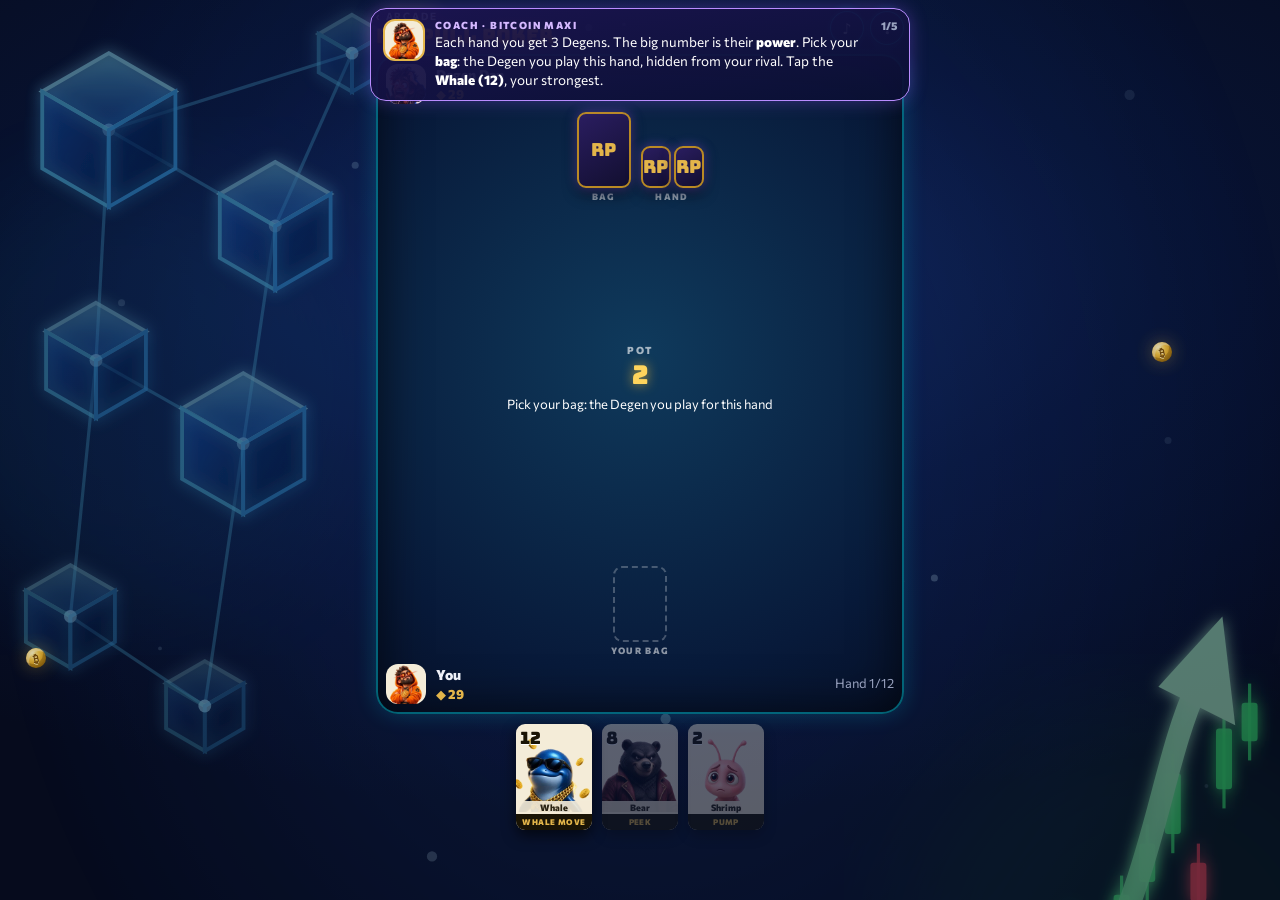
<file: poker/index.html>
<!doctype html>
<html lang="en">
<head>
<meta charset="utf-8">
<meta name="viewport" content="width=device-width, initial-scale=1, viewport-fit=cover, user-scalable=no">
<title>Rugpull Poker · StratoshiVibes Arcade</title>
<meta name="theme-color" content="#141a2b">
<link rel="manifest" href="../manifest.webmanifest">
<link rel="icon" href="../icons/icon-192.png">
<style>
@font-face{font-family:"SVDisplay";src:url(../fonts/bungee-latin-400-normal.woff2) format("woff2");font-display:swap}
@font-face{font-family:"SVDisplay";src:url(../fonts/commissioner-greek-800-normal.woff2) format("woff2");unicode-range:U+0370-0377,U+037A-037F,U+0384-038A,U+038C,U+038E-03A1,U+03A3-03FF,U+1F00-1FFF;font-display:swap}
@font-face{font-family:"Commissioner";src:url(../fonts/commissioner-greek-400-normal.woff2) format("woff2");font-weight:400;unicode-range:U+0370-0377,U+037A-037F,U+0384-038A,U+038C,U+038E-03A1,U+03A3-03FF,U+1F00-1FFF;font-display:swap}
@font-face{font-family:"Commissioner";src:url(../fonts/commissioner-greek-600-normal.woff2) format("woff2");font-weight:600;unicode-range:U+0370-0377,U+037A-037F,U+0384-038A,U+038C,U+038E-03A1,U+03A3-03FF,U+1F00-1FFF;font-display:swap}
@font-face{font-family:"Commissioner";src:url(../fonts/commissioner-greek-800-normal.woff2) format("woff2");font-weight:800;unicode-range:U+0370-0377,U+037A-037F,U+0384-038A,U+038C,U+038E-03A1,U+03A3-03FF,U+1F00-1FFF;font-display:swap}

@font-face{font-family:"Bungee";src:url(../fonts/bungee-latin-400-normal.woff2) format("woff2");font-display:swap}
@font-face{font-family:"Commissioner";src:url(../fonts/commissioner-latin-400-normal.woff2) format("woff2");font-weight:400;font-display:swap}
@font-face{font-family:"Commissioner";src:url(../fonts/commissioner-latin-600-normal.woff2) format("woff2");font-weight:600;font-display:swap}
@font-face{font-family:"Commissioner";src:url(../fonts/commissioner-latin-800-normal.woff2) format("woff2");font-weight:800;font-display:swap}
:root{padding-top:env(safe-area-inset-top,0px);padding-bottom:env(safe-area-inset-bottom,0px)}

/* Layout: one-screen card table. Rival on top, pot in the middle, you at the bottom with your hand and an action bar at the thumb. Felt-green table inside the series' night-desk frame. */
:root{
  --table:#141a2b; --table-2:#1d2540; --felt:#123b2c; --felt-2:#0c2a20; --ink:#eef0f7; --muted:#9aa3c0; --line:#ffffff1c;
  --gold:#e3b54a; --gold-2:#b98a24; --ivory:#f4ecd8; --you:#3fbf7a; --foe:#e2574c; --info:#7fb3ff;
  --f-display:"SVDisplay","Bungee","Arial Black",system-ui,sans-serif;
  --f-body:"Commissioner",system-ui,-apple-system,"Segoe UI",sans-serif;
  color-scheme:dark;
}
*{box-sizing:border-box}
html,body{height:100%}
body{margin:0;background:var(--table);color:var(--ink);font-family:var(--f-body);overflow:hidden;-webkit-user-select:none;user-select:none;touch-action:manipulation;-webkit-tap-highlight-color:transparent}
.app{height:100%;max-width:560px;margin:0 auto;display:flex;flex-direction:column;padding-left:max(16px,env(safe-area-inset-left,0px));padding-right:max(16px,env(safe-area-inset-right,0px));padding-block:10px;gap:8px}
header{display:flex;align-items:center;justify-content:space-between;gap:10px}
.logo{font-family:var(--f-display);font-size:20px;line-height:1;color:var(--gold);text-shadow:0 2px 0 #00000066;text-decoration:none;display:block}
.logo small{display:block;font:600 10px var(--f-body);letter-spacing:.18em;text-transform:uppercase;color:var(--ink);margin-bottom:4px}
.icon-btn{width:34px;height:34px;border-radius:50%;border:1px solid #ffffff2a;background:#ffffff0d;color:var(--ink);font:800 15px var(--f-body);cursor:pointer;display:grid;place-items:center}
.hb{display:flex;gap:6px}
.screen{flex:1;min-height:0;display:flex;flex-direction:column;gap:10px}
h2{margin:0;font:400 18px var(--f-display);color:var(--gold);text-wrap:balance}
.sub{font-size:13px;color:var(--muted);margin:0;line-height:1.45}
.btn{border:0;border-radius:12px;padding:13px 12px;background:var(--gold);color:#1a1405;font:800 15px var(--f-body);cursor:pointer}
.btn.ghost{background:#ffffff14;color:var(--ink)}
.btn.red{background:var(--foe);color:#fff}
.btn:disabled{opacity:.35;cursor:default}
.btn:focus-visible,.icon-btn:focus-visible,.opp:focus-visible,.card.pick:focus-visible{outline:2px solid var(--gold);outline-offset:2px}

/* ladder */
.ladder{display:flex;flex-direction:column;gap:10px;overflow:auto}
.opp{display:grid;grid-template-columns:64px 1fr auto;gap:12px;align-items:center;padding:12px;border-radius:16px;border:1px solid var(--line);background:#ffffff08;color:var(--ink);text-align:left;font:inherit;cursor:pointer}
.opp img{width:64px;height:64px;border-radius:14px;background:var(--ivory);object-fit:cover}
.opp b{display:block;font-size:16px}.opp span.d{font-size:12px;color:var(--muted);line-height:1.35}
.opp .lv{font:800 10px var(--f-body);letter-spacing:.12em;color:var(--gold);text-transform:uppercase}
.opp.beaten .lv{color:var(--you)}
.opp.locked{opacity:.4;cursor:default}
.rules{background:#ffffff08;border:1px solid var(--line);border-radius:14px;padding:12px 14px;font-size:13px;line-height:1.5;color:#d6dae8}
.rules ol{margin:6px 0 0;padding-left:18px}

/* table */
.felt{flex:1;min-height:0;border-radius:22px;background:radial-gradient(90% 70% at 50% 50%,var(--felt),var(--felt-2));box-shadow:inset 0 0 0 2px #ffffff10,inset 0 0 40px #0008;display:grid;grid-template-rows:auto auto 1fr auto auto;gap:8px;padding:10px;position:relative}
.seat{display:flex;align-items:center;gap:10px}
.seat img.av{width:40px;height:40px;border-radius:12px;background:var(--ivory);object-fit:cover}
.seat b{font-size:14px;display:block}
.chips{font:800 13px var(--f-body);color:var(--gold);font-variant-numeric:tabular-nums}
.chips::before{content:"◆ "}
.bubble{margin-left:auto;background:#000a;border-radius:12px;padding:6px 10px;font:700 13px var(--f-body);opacity:0;transition:opacity .2s;white-space:nowrap}
.bubble.on{opacity:1}
.zone{display:flex;justify-content:center;align-items:flex-end;gap:10px}
.zone .lbl{font:800 9px var(--f-body);letter-spacing:.14em;text-transform:uppercase;color:#ffffff88;text-align:center;margin-top:3px}
.slotw{display:flex;flex-direction:column;align-items:center}
.pot{align-self:center;justify-self:center;text-align:center}
.pot>b{display:block;font:400 26px var(--f-display);color:var(--gold);font-variant-numeric:tabular-nums}
.pot span{font:800 10px var(--f-body);letter-spacing:.16em;text-transform:uppercase;color:#ffffffa0}
.phase{font-size:13px;color:#fff;text-align:center;margin-top:4px;min-height:18px}

/* cards */
.card{--w:76px;position:relative;width:var(--w);height:calc(var(--w)*1.4);border-radius:9px;background:var(--ivory);color:#2b2414;overflow:hidden;box-shadow:0 6px 14px #0009;flex:none;border:0;padding:0;font:inherit;transition:transform .18s ease,opacity .2s}
.card img{position:absolute;left:0;right:0;top:12%;width:100%;aspect-ratio:1;object-fit:cover}
.card .pw{position:absolute;top:3px;left:4px;font:400 17px var(--f-display);color:#1a1405;z-index:2;text-shadow:0 1px 0 #fff}
.card .nm{position:absolute;left:0;right:0;bottom:15%;font:800 9px var(--f-body);text-align:center;color:#2b2414;background:#f4ecd8e8;padding:1px 2px;white-space:nowrap;overflow:hidden;text-overflow:ellipsis}
.card .tk{position:absolute;left:0;right:0;bottom:0;height:15%;display:grid;place-items:center;background:#1a1405;color:var(--gold);font:800 8px var(--f-body);letter-spacing:.06em;text-transform:uppercase}
.card.back{background:repeating-linear-gradient(45deg,#2a3560 0 6px,#232c52 6px 12px);border:2px solid var(--gold-2)}
.card.back::after{content:"RP";position:absolute;inset:0;display:grid;place-items:center;font:400 18px var(--f-display);color:var(--gold)}
.card.empty{background:transparent;border:2px dashed #ffffff40;box-shadow:none}
.card.sm{--w:54px}
.card.pick{cursor:pointer}
.learn{display:flex;align-items:center;gap:10px;width:100%;padding:11px 12px;border-radius:14px;border:1px solid #e3b54a88;background:linear-gradient(90deg,#e3b54a22,#e3b54a08);color:var(--ink);text-align:left;cursor:pointer;font:800 14px var(--f-body);margin:4px 0 10px}
.learn .ic{font-size:24px}.learn small{display:block;font-weight:400;font-size:11px;color:var(--muted)}.learn .go{margin-left:auto;color:var(--gold);font-size:22px}
.coach{position:fixed;left:10px;right:10px;top:calc(8px + env(safe-area-inset-top,0px));z-index:40;display:flex;gap:10px;align-items:flex-start;max-width:540px;margin:0 auto;padding:10px 12px;border-radius:16px;
 background:linear-gradient(160deg,#2a2412f2,#171d31f2);border:1px solid var(--gold);box-shadow:0 10px 30px #000b;animation:coachIn .35s ease-out}
.coach img{width:42px;height:42px;border-radius:12px;border:2px solid var(--gold);background:var(--ivory,#f4ecd8);object-fit:cover;flex:none}
.coach small{display:block;font:800 10px var(--f-body);letter-spacing:.14em;text-transform:uppercase;color:var(--gold)}
.coach p{margin:2px 0 0;font-size:13.5px;line-height:1.4;color:#fff}
.coach .st{margin-left:auto;font:800 11px var(--f-body);color:var(--muted);flex:none}
@keyframes coachIn{from{transform:translateY(-14px);opacity:0}}
.tut-hl{animation:tutPulse 1.1s ease-in-out infinite;position:relative;z-index:2}
@keyframes tutPulse{0%,100%{box-shadow:0 0 0 2px var(--gold),0 0 0 0 #e3b54a88}50%{box-shadow:0 0 0 2px var(--gold),0 0 0 9px #e3b54a00}}
.bar .btn.tut-off,.card.tut-off{opacity:.35;pointer-events:none}
.card.pick:hover{transform:translateY(-4px)}
.card.sel{outline:3px solid var(--gold);transform:translateY(-6px)}
.card.dim{opacity:.35}
.card.peek{outline:3px solid var(--info)}
.card .badge{position:absolute;top:3px;right:3px;background:var(--info);color:#06142b;font:800 8px var(--f-body);padding:2px 4px;border-radius:4px;z-index:2}
.hand{display:flex;justify-content:center;gap:10px}
.bar{display:flex;gap:8px;min-height:50px}
.bar .btn{flex:1}
.calc{font-size:12px;text-align:center;color:#fff;line-height:1.4;min-height:16px}
.calc b{color:var(--gold)}
.swap .card{animation:swap .5s ease}
@keyframes swap{50%{transform:scale(.6) rotate(180deg)}}

[hidden]{display:none!important}
.overlay{position:fixed;inset:0;background:#070a12cc;display:grid;place-items:center;padding:20px;z-index:50}
.box{width:min(380px,100%);max-height:calc(100% - 8px);overflow:auto;background:linear-gradient(170deg,#232c4a,#161c30);border:1px solid #e3b54a66;border-radius:18px;padding:20px;display:flex;flex-direction:column;gap:12px;box-shadow:0 20px 50px #000a}
.box h2{font-size:22px}
.box p{margin:0;font-size:14px;line-height:1.5;color:#d6dae8}
.tlist{display:grid;gap:6px;font-size:12px}
.tlist div{display:grid;grid-template-columns:96px 1fr;gap:8px;background:#ffffff08;border-radius:8px;padding:6px 8px}
.tlist b{color:var(--gold)}
.btns{display:flex;gap:8px}.btns .btn{flex:1}
@media (prefers-reduced-motion:reduce){.card{transition:none}.swap .card{animation:none}}
</style>
<script src="../holder.js"></script>
<script src="../passport.js"></script>
<script src="../shop.js"></script>
<link rel="stylesheet" href="../neon-games.css">
<style>/* neon theme: game-specific */
.felt{background:radial-gradient(90% 70% at 50% 45%,#0f3a5c,#081a3a 70%,#060f26)!important;box-shadow:inset 0 0 0 2px #00e5ff66,0 0 22px #00e5ff33,inset 0 0 50px #000a!important}
.opp{border:1.5px solid #00e5ff55;background:#0b1a40e6;box-shadow:0 0 10px #00e5ff1f}
.coach{border-color:#b98cff!important;box-shadow:0 0 18px #9b5cff55!important;background:linear-gradient(170deg,#1c1450f2,#0a1033f2)!important}
.coach small{color:#d4b8ff!important}
.pot>b{color:#ffd45c;text-shadow:0 0 12px #ffc531aa}
.card.back{background:linear-gradient(150deg,#2a1d60,#120f30)!important;box-shadow:0 0 12px #9b5cff66,0 6px 14px #0009}
.card.sel{box-shadow:0 0 0 3px #00E5FF,0 0 18px #00e5ffaa!important}
.learn{border:1.5px solid #b98cff!important;box-shadow:0 0 12px #9b5cff44}
</style>
</head>
<body>


<div class="app">
  <header>
    <a class="logo" href="../" aria-label="Back to the Arcade"><small>‹ Arcade</small>RUGPULL POKER</a>
    <div class="hb"><button class="icon-btn" id="sndBtn" aria-label="Mute sound">♪</button><button class="icon-btn" id="helpBtn" aria-label="How to play">?</button></div>
  </header>

  <section class="screen" id="scLadder">
    <div><h2>Choose your rival</h2><p class="sub">Beat each rival to unlock the next. Points only, no money.</p></div>
    <button class="learn" id="learnBtn"><span class="ic" aria-hidden="true">🎓</span><span><b>Learn in one hand</b><small>A coach walks you through a hand, step by step</small></span><span class="go">›</span></button>
    <div class="ladder" id="ladder"></div>
    <div class="rules"><b>Quick rules</b>
      <ol><li>Pick 1 of your 3 Degens as your hidden <b>bag</b>. Higher power wins.</li>
      <li>Bet, call, raise or fold. Bluffing is allowed.</li>
      <li>Then you may play one of your other Degens as a <b>trick</b>: peek, pump, hold, rug and more.</li>
      <li>Bet again, then reveal. Win the pot.</li></ol></div>
  </section>

  <section class="screen" id="scTable" hidden>
    <div class="felt" id="felt">
      <div class="seat"><img class="av" id="oppAv" alt=""><span><b id="oppName">Rival</b><span class="chips" id="oppChips">30</span></span><span class="bubble" id="oppSay"></span></div>
      <div class="zone" id="oppZone"></div>
      <div class="pot"><span>Pot</span><b id="pot">0</b><div class="phase" id="phase"></div><div class="calc" id="calc"></div></div>
      <div class="zone" id="myZone"></div>
      <div class="seat"><img class="av" id="myAv" alt=""><span><b>You</b><span class="chips" id="myChips">30</span></span><span class="bubble" id="mySay"></span><span class="sub" id="handNo" style="margin-left:auto"></span></div>
    </div>
    <div class="hand" id="hand"></div>
    <div class="bar" id="bar"></div>
  </section>
</div>

<div class="overlay" id="ov" hidden><div class="box" id="ovBox" role="dialog" aria-modal="true"></div></div>

<script>
// Rugpull Poker: rules engine + bluffing AI. No DOM. Browser global RP, or Node module.
// Points only ("Hype"). No money, no tokens.
(function(root){
const CARDS={
 whale:     {name:'Whale',          pow:12, trick:'whale',  tname:'Whale Move',  ttxt:'If you win, the loser pays 4 extra Hype.'},
 rugpuller: {name:'Rugpuller',      pow:11, trick:'rug',    tname:'Pull the Rug',ttxt:'At showdown, swap bags with your rival. Costs you 1 Hype.'},
 diamond:   {name:'Diamond Hands',  pow:10, trick:'protect',tname:'Hold',        ttxt:'If you lose the showdown, get half your bets back.'},
 maxi:      {name:'Bitcoin Maxi',   pow:9,  trick:'protect',tname:'Hold',        ttxt:'If you lose the showdown, get half your bets back.'},
 bull:      {name:'Bull',           pow:8,  trick:'pump',   tname:'Pump',        ttxt:'+2 power to your bag at showdown.'},
 bear:      {name:'Bear',           pow:8,  trick:'reveal', tname:'Short Report',ttxt:'Peek at your rival\'s bag before the last bets.'},
 degen:     {name:'Degen',          pow:7,  trick:'wild',   tname:'Full Send',   ttxt:'Your bag\'s power becomes a random number from 0 to 15.'},
 nocoiner:  {name:'Nocoiner',       pow:6,  trick:'reveal', tname:'Told You So', ttxt:'Peek at your rival\'s bag before the last bets.'},
 crab:      {name:'Crab',           pow:5,  trick:'protect',tname:'Hold',        ttxt:'If you lose the showdown, get half your bets back.'},
 fudster:   {name:'Serial FUDster', pow:5,  trick:'reveal', tname:'Spread FUD',  ttxt:'Peek at your rival\'s bag before the last bets.'},
 shiller:   {name:'Serial Shiller', pow:4,  trick:'pump',   tname:'Pump',        ttxt:'+2 power to your bag at showdown.'},
 paperhands:{name:'Paper Hands',    pow:3,  trick:'escape', tname:'Panic Sell',  ttxt:'If you lose the showdown, get back everything except the ante.'},
 shrimp:    {name:'Shrimp',         pow:2,  trick:'pump',   tname:'Pump',        ttxt:'+2 power to your bag at showdown.'}
};
const IDS=Object.keys(CARDS);
const RULES={start:30, ante:1, bet:[2,4], maxHands:12, rugCost:1, whaleBonus:4, pump:2};
function rng(seed){let s=(seed>>>0)||1;return()=>{s^=s<<13;s>>>=0;s^=s>>17;s^=s<<5;s>>>=0;return s/4294967296}}
const shuffle=(a,r)=>{for(let i=a.length-1;i>0;i--){const j=Math.floor(r()*(i+1));[a[i],a[j]]=[a[j],a[i]]}return a};

// Showdown math, shared by the game and the AI's simulations.
// Returns power of each final bag and the winner (0, 1, or -1 for a tie).
function showdown(bag,trick,r){
 let b=[bag[0],bag[1]];const t=[trick[0]&&CARDS[trick[0]].trick,trick[1]&&CARDS[trick[1]].trick];
 const rugA=t[0]==='rug',rugB=t[1]==='rug';
 if(rugA!==rugB)b=[b[1],b[0]];
 const p=b.map(id=>CARDS[id].pow);
 for(const k of [0,1]){if(t[k]==='pump')p[k]+=RULES.pump;if(t[k]==='wild')p[k]=Math.floor(r()*16)}
 const w=p[0]>p[1]?0:p[1]>p[0]?1:-1;
 return{finalBag:b,power:p,winner:w,tricks:t};}

function Game(opts={}){
 const r=rng(opts.seed||Date.now());
 const s={chips:[RULES.start,RULES.start],hand:0,dealer:0,log:[],over:false};
 function newHand(){
  s.hand++;s.dealer=1-s.dealer;
  const deck=shuffle([...IDS,...IDS],r);
  s.cards=[deck.slice(0,3),deck.slice(3,6)];
  s.bag=[null,null];s.trick=[null,null];s.revealed=[false,false];
  s.put=[0,0];s.pot=0;s.folded=-1;s.result=null;
  for(const p of [0,1]){const a=Math.min(RULES.ante,s.chips[p]);s.chips[p]-=a;s.put[p]+=a;s.pot+=a}
  s.phase='bag';s.round=0;
 }
 // Betting: one bet and one raise max per round. Player to act first alternates with the dealer.
 function startRound(k){s.phase='bet';s.round=k;s.toCall=[0,0];s.raises=0;s.acted=[false,false];s.toAct=1-s.dealer;}
 function legal(p){
  if(s.phase!=='bet'||s.toAct!==p)return[];
  const owe=s.toCall[p];const size=RULES.bet[s.round];
  if(owe===0)return s.chips[p]>0?['check','bet']:['check'];
  const a=['fold','call'];if(s.raises<2&&s.chips[p]>owe)a.push('raise');return a;}
 function pay(p,n){n=Math.min(n,s.chips[p]);s.chips[p]-=n;s.put[p]+=n;s.pot+=n;return n}
 function act(p,a){
  const o=1-p,size=RULES.bet[s.round];
  s.log.push({p,a,round:s.round});
  if(a==='fold'){s.folded=p;finish();return}
  if(a==='check'){s.acted[p]=true}
  if(a==='call'){pay(p,s.toCall[p]);s.toCall[p]=0;s.acted[p]=true}
  if(a==='bet'||a==='raise'){const owe=s.toCall[p];pay(p,owe);const add=pay(p,size);s.toCall[p]=0;s.toCall[o]+=add;s.raises++;s.acted[p]=true;s.acted[o]=false}
  if(s.acted[0]&&s.acted[1]&&s.toCall[0]===0&&s.toCall[1]===0){
   if(s.round===0){s.phase='trick'}else showdownNow();
  }else s.toAct=o;}
 function setBag(p,id){const i=s.cards[p].indexOf(id);if(i<0)throw new Error('bad bag');s.bag[p]=id;}
 function setTrick(p,id){ if(id){const rest=s.cards[p].filter((c,i)=>i!==s.cards[p].indexOf(s.bag[p]));if(!rest.includes(id))throw new Error('bad trick');}
  s.trick[p]=id||null;if(id&&CARDS[id].trick==='reveal')s.revealed[p]=true;}
 function showdownNow(){
  const sd=showdown(s.bag,s.trick,r);s.result=sd;
  for(const k of [0,1])if(sd.tricks[k]==='rug'){const c=pay(k,RULES.rugCost);}
  finish();}
 function finish(){
  const sd=s.result;let w;
  if(s.folded>=0)w=1-s.folded;else w=sd.winner;
  const gain=[0,0];
  if(w===-1){const half=Math.floor(s.pot/2);gain[0]=half;gain[1]=s.pot-half}
  else{const l=1-w;let back=0;
   if(s.folded<0){const lt=sd.tricks[l];
    if(lt==='protect')back=Math.floor((s.put[l]-RULES.ante)/2);
    if(lt==='escape')back=Math.max(0,s.put[l]-RULES.ante);}
   back=Math.min(back,s.pot);gain[l]=back;gain[w]=s.pot-back;
   if(s.folded<0&&sd.tricks[w]==='whale'){const x=Math.min(RULES.whaleBonus,s.chips[l]);s.chips[l]-=x;gain[w]+=x;}
  }
  s.chips[0]+=gain[0];s.chips[1]+=gain[1];
  s.handResult={winner:w,gain,folded:s.folded,pot:s.pot,put:s.put.slice(),sd};
  s.phase='done';
  if(s.chips[0]<RULES.ante+1||s.chips[1]<RULES.ante+1||s.hand>=RULES.maxHands)s.over=true;
 }
 return{s,newHand,startRound,legal,act,setBag,setTrick,r,
  winner(){return s.chips[0]===s.chips[1]?-1:s.chips[0]>s.chips[1]?0:1}};
}

// ---------- AI ----------
const PERSONAS={ // ladder order: easiest first
 degen: {name:'Degen Dan',    card:'degen',  skill:1, betAt:.50,foldAt:.26,bluff:.28,raiseAt:.68,intro:'Bets on anything and bluffs a lot. Call him down with a good bag.'},
 shrimp:{name:'Shrimp Sam',   card:'shrimp', skill:0, betAt:.74,foldAt:.50,bluff:.02,raiseAt:.88,intro:'Rarely bets. When he does, believe him.'},
 whale: {name:'The Whale',    card:'whale',  skill:2, betAt:.58,foldAt:.40,bluff:.18,raiseAt:.70,intro:'Patient and hard to read. Raises when it counts.'}
};
// Monte Carlo win chance for player p with a given bag and planned trick.
function equity(st,p,bag,trick,r,N=160){
 const o=1-p;const known=new Set();
 const pool=[...IDS,...IDS];
 const take=id=>{const i=pool.indexOf(id);if(i>=0)pool.splice(i,1)};
 st.cards[p].forEach(take);
 const oppBagKnown=st.revealed[p]?st.bag[o]:null;if(oppBagKnown)take(oppBagKnown);
 let win=0;
 for(let k=0;k<N;k++){const pl=shuffle(pool.slice(),r);
  const ob=oppBagKnown||pl[0];
  const ot=r()<0.45?pl[1]:null;   // rival plays a trick about half the time
  const sd=showdown(p===0?[bag,ob]:[ob,bag],p===0?[trick,ot]:[ot,trick],r);
  const w=sd.winner;if(w===p)win+=1;else if(w===-1)win+=.5;
  else{const t=CARDS[trick||'shrimp'].trick;if(trick&&(t==='protect'))win+=.2;if(trick&&t==='escape')win+=.3}}
 return win/N;}
function bestPlan(st,p,r){let best=null;
 for(const bag of st.cards[p]){const rest=st.cards[p].filter((c,i)=>i!==st.cards[p].indexOf(bag));
  for(const tr of [null,...rest]){if(tr&&CARDS[tr].trick==='reveal')continue;
   const e=equity(st,p,bag,tr,r,90);if(!best||e>best.e)best={bag,trick:tr,e}}}
 return best;}
function aiChooseBag(g,p,persona){const P=PERSONAS[persona]||{skill:2};
 if(P.skill===0){const bag=g.s.cards[p].slice().sort((a,b)=>CARDS[b].pow-CARDS[a].pow)[0];g.s._plan=g.s._plan||[];g.s._plan[p]={bag,e:.5};return bag}
 const plan=bestPlan(g.s,p,g.r);g.s._plan=g.s._plan||[];g.s._plan[p]=plan;return plan.bag}
function aiChooseTrick(g,p,persona){const st=g.s;const rest=st.cards[p].filter((c,i)=>i!==st.cards[p].indexOf(st.bag[p]));const P=PERSONAS[persona]||{skill:2};
 if(P.skill===0)return rest.find(c=>CARDS[c].trick==='pump')||null;
 if(P.skill===1&&g.r()<.5)return rest[Math.floor(g.r()*rest.length)];
 // Use a reveal when the bag is middling: information is worth most then
 const plan=st._plan&&st._plan[p];const rv=rest.find(c=>CARDS[c].trick==='reveal');
 if(rv&&plan&&plan.e>.35&&plan.e<.7&&g.r()<.8)return rv;
 let best={t:null,e:equity(st,p,st.bag[p],null,g.r,120)};
 for(const t of rest){if(CARDS[t].trick==='reveal')continue;const e=equity(st,p,st.bag[p],t,g.r,120);
  const cost=CARDS[t].trick==='rug'?.04:0;if(e-cost>best.e+.03)best={t,e:e-cost}}
 return best.t;}
function aiAct(g,p,persona){const st=g.s;const L=g.legal(p);const P=PERSONAS[persona];
 const e=equity(st,p,st.bag[p],st.trick[p],g.r,st.round===0?100:160);
 const bluff=g.r()<P.bluff;
 if(L.includes('bet')){if(e>=P.betAt||bluff)return'bet';return'check'}
 // facing a bet
 const potOdds=st.toCall[p]/(st.pot+st.toCall[p]);
 if(L.includes('raise')&&(e>=P.raiseAt||(bluff&&g.r()<.4)))return'raise';
 if(e<P.foldAt-Math.max(0,.25-potOdds)*.4&&!bluff)return'fold';  // cheap calls are folded a bit less often
 return'call';}
const api={CARDS,IDS,RULES,PERSONAS,Game,showdown,equity,aiChooseBag,aiChooseTrick,aiAct};
if(typeof module!=='undefined')module.exports=api;else root.RP=api;
})(this);

</script>
<script>
const IMG={"bull": "[data-uri]", "crab": "[data-uri]", "degen": "[data-uri]", "diamond": "[data-uri]", "fudster": "[data-uri]", "maxi": "[data-uri]", "rugpuller": "[data-uri]", "shiller": "[data-uri]", "shrimp": "[data-uri]", "whale": "[data-uri]", "bear": "[data-uri]", "paperhands": "[data-uri]", "nocoiner": "[data-uri]"};
const {CARDS,IDS,RULES,PERSONAS,Game,showdown,aiChooseBag,aiChooseTrick,aiAct}=RP;
const ORDER=Object.keys(PERSONAS);
const $=id=>document.getElementById(id);
const store={get(k){try{return localStorage.getItem(k)}catch(e){return null}},set(k,v){try{localStorage.setItem(k,v)}catch(e){}}};
let beaten=+(store.get('rp_beaten')||0);
let G=null,persona=null,pick=null,busy=false,tut=null;
// ---- guided first hand: a coach explains each step, the cards are fixed so the lesson always works
// the coach's lines are written in both languages here, so the Greek reads naturally
const TUTX={en:{
 s1:'Each hand you get 3 Degens. The big number is their <b>power</b>. Pick your <b>bag</b>: the Degen you play this hand, hidden from your rival. Tap the <b>Whale (12)</b>, your strongest.',
 s2:"Your bag is strong and Degen Dan can't see it. <b>Bet</b> to grow the pot. Your rival can call, raise or fold.",
 s3:"Between the bets you may play one more Degen as a <b>trick</b>. The <b>Bear</b> lets you <b>peek</b> at your rival's bag. Tap the Bear.",
 s4:'You saw his bag: <b>Crab (5)</b>. Your Whale (12) wins. Bet again, the final bet is <b>4</b>.',
 s5:'<b>Showdown.</b> Both bags are shown and the higher power takes the pot. You won this one.',
 h:"You've got it",p1:"That's a whole hand: pick a <b>bag</b>, bet, play a <b>trick</b>, bet again, showdown.",
 p2:"Real rivals don't show their cards. Bet big with a weak bag to make them fold (a bluff), and fold when their bets look too strong."},
el:{
 s1:'Σε κάθε χέρι παίρνεις 3 Degens. Ο μεγάλος αριθμός είναι η <b>δύναμή</b> τους. Διάλεξε το <b>bag</b> σου: τον Degen που παίζεις σε αυτό το χέρι, κρυφό από τον αντίπαλο. Πάτα τη <b>Whale (12)</b>, τον πιο δυνατό σου.',
 s2:'Το bag σου είναι δυνατό και ο Degen Dan δεν το βλέπει. Κάνε <b>Bet</b> για να μεγαλώσει το pot. Ο αντίπαλος μπορεί να κάνει call, raise ή fold.',
 s3:'Ανάμεσα στα πονταρίσματα μπορείς να παίξεις έναν ακόμα Degen ως <b>trick</b>. Ο <b>Bear</b> σού επιτρέπει να <b>κρυφοκοιτάξεις</b> το bag του αντιπάλου. Πάτα τον Bear.',
 s4:'Είδες το bag του: <b>Crab (5)</b>. Η Whale σου (12) κερδίζει. Πόνταρε ξανά, το τελικό bet είναι <b>4</b>.',
 s5:'<b>Showdown.</b> Φαίνονται και τα δύο bags και η μεγαλύτερη δύναμη παίρνει το pot. Αυτό το κέρδισες.',
 h:'Το έπιασες',p1:'Αυτό είναι ένα ολόκληρο χέρι: διαλέγεις <b>bag</b>, ποντάρεις, παίζεις <b>trick</b>, ποντάρεις ξανά, showdown.',
 p2:'Οι αληθινοί αντίπαλοι δεν δείχνουν τα φύλλα τους. Πόνταρε μεγάλα με αδύναμο bag για να κάνουν fold (μπλόφα), και κάνε fold όταν τα bets τους μοιάζουν πολύ δυνατά.'}};
const TLANG=(()=>{try{const l=localStorage.getItem('sv_lang');if(l==='el'||l==='en')return l}catch(e){}return(navigator.language||'').toLowerCase().startsWith('el')?'el':'en'})();
const TT=k=>(TLANG==='el'?TUTX.el:TUTX.en)[k];
const TUT={me:['whale','bear','shrimp'],ai:['crab','paperhands','shiller'],aiBag:'crab'};
function coach(step,txt){let c=document.getElementById('coach');if(!c){c=document.createElement('div');c.id='coach';c.className='coach';c.setAttribute('role','status');document.body.appendChild(c)}
 c.innerHTML=`<img src="${IMG.maxi}" alt=""><div><small>Coach · Bitcoin Maxi</small><p>${txt}</p></div><span class="st">${step}/5</span>`;}
function endCoach(){const c=document.getElementById('coach');if(c)c.remove()}
function startTutorial(){tut={step:1};persona='degen';G=Game({seed:12345});$('oppAv').src=IMG[PERSONAS.degen.card];$('oppName').textContent=PERSONAS.degen.name;$('myAv').src=IMG.maxi;show('scTable');nextHand();}
function tutFinish(){tut=null;endCoach();store.set('rp_tut_done','1');
 showOv(`<h2>${TT('h')}</h2><p>${TT('p1')}</p>
 <p>${TT('p2')}</p>
 <div class="btns"><button class="btn" id="tGo">Play Degen Dan</button><button class="btn ghost" id="tRules">All tricks</button></div>`);
 $('tGo').onclick=()=>{closeOv();startMatch('degen')};$('tRules').onclick=help;}
const ME=0,AI=1;
const TRICK_LABEL={whale:'Whale Move',rug:'Pull the Rug',protect:'Hold',pump:'Pump',reveal:'Peek',wild:'Full Send',escape:'Panic Sell'};
const wait=ms=>new Promise(r=>setTimeout(r,ms));

// sound
const sfx=(()=>{let ctx=null,on=store.get('rp_sound')!=='0';
 const init=()=>{if(ctx)return ctx;try{ctx=new (window.AudioContext||window.webkitAudioContext)()}catch(e){}return ctx};
 const tone=(f,{t=0,d=.1,type='triangle',v=.08,f2=null}={})=>{if(!on||!init())return;if(ctx.state==='suspended')ctx.resume();const n=ctx.currentTime+t,o=ctx.createOscillator(),g=ctx.createGain();
  o.type=type;o.frequency.setValueAtTime(f,n);if(f2)o.frequency.exponentialRampToValueAtTime(f2,n+d);g.gain.setValueAtTime(v,n);g.gain.exponentialRampToValueAtTime(.0001,n+d);o.connect(g);g.connect(ctx.destination);o.start(n);o.stop(n+d+.02)};
 return{get on(){return on},toggle(){on=!on;store.set('rp_sound',on?'1':'0');return on},
  card(){tone(1200,{d:.04,type:'square',v:.03})},chip(){tone(1800,{d:.05,v:.05});tone(2400,{t:.04,d:.05,v:.04})},
  reveal(){tone(500,{d:.12});tone(750,{t:.1,d:.15})},win(){[523,659,784,1047].forEach((f,k)=>tone(f,{t:k*.09,d:.22,v:.1}))},lose(){[392,311,262].forEach((f,k)=>tone(f,{t:k*.14,d:.28,v:.08}))},
  rug(){tone(200,{d:.4,type:'sawtooth',v:.06,f2:60})}}})();
$('sndBtn').onclick=()=>{$('sndBtn').textContent=sfx.toggle()?'♪':'×'};$('sndBtn').textContent=sfx.on?'♪':'×';

function show(id){for(const s of ['scLadder','scTable'])$(s).hidden=s!==id}
function showOv(h){$('ovBox').innerHTML=h;$('ov').hidden=false}
function closeOv(){$('ov').hidden=true}

// ---- ladder
function renderLadder(){
 $('ladder').innerHTML=ORDER.map((k,i)=>{const P=PERSONAS[k];const st=i<beaten?'beaten':i===beaten||i<=beaten?'':'locked';
  return `<button class="opp ${st}" data-k="${k}" ${st==='locked'?'disabled':''}><img src="${IMG[P.card]}" alt="">
  <span><span class="lv">${i<beaten?'Beaten':i===ORDER.length-1?'Final rival':'Rival '+(i+1)}</span><b>${P.name}</b><span class="d">${P.intro}</span></span><span>${st==='locked'?'🔒':'›'}</span></button>`}).join('');
 document.querySelectorAll('.opp:not(.locked)').forEach(b=>b.onclick=()=>startMatch(b.dataset.k));
 show('scLadder');}

// ---- card rendering
function cardHTML(id,cls='',extra=''){const c=CARDS[id];
 return `<div class="card ${cls}" data-id="${id}" data-hid="${id}">${extra}<span class="pw">${c.pow}</span><img src="${IMG[id]}" alt=""><span class="nm">${c.name}</span><span class="tk">${TRICK_LABEL[c.trick]}</span></div>`}
const back=(cls='')=>`<div class="card back ${cls}"></div>`;
const empty=(cls='')=>`<div class="card empty ${cls}"></div>`;
const slot=(inner,label)=>`<div class="slotw">${inner}<div class="lbl">${label}</div></div>`;

function say(who,txt){const el=$(who===AI?'oppSay':'mySay');el.textContent=txt;el.classList.add('on');clearTimeout(el._t);el._t=setTimeout(()=>el.classList.remove('on'),1500)}
function phase(t){$('phase').textContent=t}

function renderTable(reveal=false){const s=G.s;
 $('oppChips').textContent=s.chips[AI];$('myChips').textContent=s.chips[ME];$('pot').textContent=s.pot;
 $('handNo').textContent=`Hand ${s.hand}/${RULES.maxHands}`;
 const oBag=s.bag[AI]?(reveal||s.revealed[ME]?cardHTML(s.bag[AI],'sm'+(s.revealed[ME]&&!reveal?' peek':''),s.revealed[ME]&&!reveal?'<span class="badge">PEEK</span>':''):back('sm')):empty('sm');
 const oTrick=s.trick[AI]?(reveal?cardHTML(s.trick[AI],'sm'):back('sm')):(s.phase==='bet'&&s.round===1||reveal?empty('sm'):'');
 const oHandLeft=s.cards[AI].length-(s.bag[AI]?1:0)-(s.trick[AI]?1:0);
 $('oppZone').innerHTML=slot(oBag,'Bag')+(oTrick?slot(oTrick,'Trick'):'')+slot(`<div style="display:flex;gap:3px">${Array.from({length:oHandLeft},()=>back('sm" style="--w:30px')).join('')}</div>`,'Hand');
 const mBag=s.bag[ME]?cardHTML(s.bag[ME],'sm'):empty('sm');
 const mTrick=s.trick[ME]?cardHTML(s.trick[ME],'sm'):'';
 $('myZone').innerHTML=slot(mBag,'Your bag')+(mTrick?slot(mTrick,'Your trick'):'');
 const inHand=s.cards[ME].filter((c,i)=>{const bi=s.cards[ME].indexOf(s.bag[ME]);return i!==bi&&c!==s.trick[ME]});
 const want=tut?(s.phase==='bag'?'whale':s.phase==='trick'&&!s._myTrickDone?'bear':null):null;
 $('hand').innerHTML=s.phase==='done'?'':(s.bag[ME]?inHand:s.cards[ME]).map(id=>cardHTML(id,(s.phase==='bag'||(s.phase==='trick'&&!s._myTrickDone))?(want?(id===want?'pick tut-hl':'dim tut-off'):'pick'):'dim')).join('');
}

// ---- match flow
function startMatch(k){persona=k;const P=PERSONAS[k];G=Game({seed:(Date.now()^(k.length*7777))>>>0});
 $('oppAv').src=IMG[P.card];$('oppName').textContent=P.name;$('myAv').src=IMG.maxi;
 show('scTable');nextHand();}
async function nextHand(){closeOv();$('calc').innerHTML='';G.newHand();G.s._myTrickDone=false;sfx.card();
 if(tut){G.s.cards=[TUT.me.slice(),TUT.ai.slice()];G.setBag(AI,TUT.aiBag);coach(1,TT('s1'))}
 else G.setBag(AI,aiChooseBag(G,AI,persona));
 renderTable();phase('Pick your bag: the Degen you play for this hand');
 bar([]);bindPick('bag');}
function bindPick(kind){document.querySelectorAll('#hand .card.pick').forEach(el=>el.onclick=()=>{
  const id=el.dataset.id;sfx.card();
  if(kind==='bag'){G.setBag(ME,id);renderTable();bettingRound(0)}
  else{chooseTrick(id)}})}
function bar(actions){$('bar').innerHTML=actions.map(a=>`<button class="btn ${a.cls||''}" data-a="${a.a}">${a.t}</button>`).join('');
 document.querySelectorAll('#bar .btn').forEach(b=>b.onclick=()=>{const a=actions.find(x=>x.a===b.dataset.a);a.fn()})}

async function bettingRound(k){G.startRound(k);busy=true;renderTable();
 const size=RULES.bet[k];phase(k===0?`Betting round 1 · bets are ${size}`:`Final betting · bets are ${size}`);
 while(G.s.phase==='bet'){
  const p=G.s.toAct;
  if(p===AI){await wait(700);const a=tut?(G.legal(AI).includes('check')?'check':'call'):aiAct(G,AI,persona);G.act(AI,a);say(AI,label(a,AI));if(a!=='check'&&a!=='fold')sfx.chip();renderTable();if(a==='fold')break;continue}
  const a=await myAction();G.act(ME,a);say(ME,label(a,ME));if(a!=='check'&&a!=='fold')sfx.chip();renderTable();if(a==='fold')break;
 }
 bar([]);busy=false;
 if(G.s.phase==='trick')trickPhase();else endHand();}
function label(a,p){const s=G.s;return{check:'Check',bet:'Bet '+RULES.bet[s.round],raise:'Raise '+RULES.bet[s.round],call:'Call',fold:'Fold'}[a]}
function myAction(){return new Promise(res=>{const L=G.legal(ME);const owe=G.s.toCall[ME];const sz=RULES.bet[G.s.round];
 const map={check:{t:'Check'},bet:{t:'Bet '+sz},call:{t:'Call '+owe},raise:{t:'Raise to '+(owe+sz)},fold:{t:'Fold',cls:'ghost'}};
 phase(owe?`${PERSONAS[persona].name} bets. Call ${owe}, raise, or fold?`:'Your move: check or bet?');
 if(tut){const r=G.s.round;coach(r===0?2:4,TT(r===0?'s2':'s4'))}
 bar(L.map(a=>({a,t:map[a].t,cls:(map[a].cls||(a==='check'?'ghost':''))+(tut?(a==='bet'?' tut-hl':' tut-off'):''),fn:()=>res(a)})));})}

function trickPhase(){renderTable();phase('Play a trick? Pick one of your other Degens, or skip.');
 if(tut)coach(3,TT('s3'));
 bar([{a:'skip',t:'No trick',cls:'ghost'+(tut?' tut-off':''),fn:()=>chooseTrick(null)}]);bindPick('trick');}
async function chooseTrick(id){G.setTrick(ME,id);G.s._myTrickDone=true;bar([]);
 const at=tut?null:aiChooseTrick(G,AI,persona);G.setTrick(AI,at);
 renderTable();
 if(id&&CARDS[id].trick==='reveal'){sfx.reveal();phase(`You peeked: their bag is ${CARDS[G.s.bag[AI]].name} (power ${CARDS[G.s.bag[AI]].pow})`);await wait(1300)}
 if(at){say(AI,'Plays a trick');await wait(700)}
 bettingRound(1);}

async function endHand(){const s=G.s,h=s.handResult;
 if(h.folded<0){
  // showdown animation
  phase('Showdown');renderTable(true);sfx.reveal();await wait(900);
  const sd=h.sd;
  if(sd.tricks.includes('rug')&&!(sd.tricks[0]==='rug'&&sd.tricks[1]==='rug')){sfx.rug();$('felt').classList.add('swap');phase('Rug pulled! The bags swap.');await wait(900);$('felt').classList.remove('swap')}
  $('calc').innerHTML=calcText(sd);
 }else renderTable(false);
 const youWon=h.winner===ME,tie=h.winner===-1;
 const net=h.gain[ME]-h.put[ME]-(h.folded<0&&h.sd.tricks[ME]==='rug'?0:0);
 phase(tie?'Split pot':youWon?`You win ${h.gain[ME]} Hype`:h.folded===ME?'You folded':`${PERSONAS[persona].name} wins ${h.gain[AI]}`);
 youWon?sfx.win():tie?0:sfx.lose();
 renderTable(h.folded<0);$('oppChips').textContent=s.chips[AI];$('myChips').textContent=s.chips[ME];$('pot').textContent=0;
 if(tut){coach(5,TT('s5'));bar([{a:'n',t:'Continue',fn:tutFinish}]);return}
 if(s.over){await wait(1200);return endMatch()}
 bar([{a:'n',t:'Next hand',fn:nextHand}]);}
function calcText(sd){const n=k=>CARDS[sd.finalBag[k]].name;
 const extra=k=>sd.tricks[k]==='pump'?' +2 pump':sd.tricks[k]==='wild'?' (Full Send roll)':'';
 return `You: <b>${n(ME)} ${sd.power[ME]}</b>${extra(ME)} · Rival: <b>${n(AI)} ${sd.power[AI]}</b>${extra(AI)}`
  +(sd.tricks[ME]==='protect'||sd.tricks[AI]==='protect'?'<br>Hold: the loser gets half their bets back':'')
  +(sd.tricks[ME]==='escape'||sd.tricks[AI]==='escape'?'<br>Panic Sell: the loser gets back all but the ante':'')
  +(sd.tricks[ME]==='whale'||sd.tricks[AI]==='whale'?'<br>Whale Move: a winner with it takes 4 extra':'');}

function endMatch(){const w=G.winner();const idx=ORDER.indexOf(persona);
 try{window.SVPass&&SVPass.record(w===ME?'rp_win':'rp_loss',{opp:persona})}catch(e){}
 if(w===ME&&idx===beaten){beaten=Math.min(ORDER.length,beaten+1);store.set('rp_beaten',beaten)}
 const last=idx===ORDER.length-1;
 w===ME?sfx.win():sfx.lose();
 showOv(`<h2>${w===ME?(last?'You beat The Whale':'You win the match'):w===-1?'Draw':'Rugged'}</h2>
 <p>Final Hype: you ${G.s.chips[ME]}, ${PERSONAS[persona].name} ${G.s.chips[AI]} after ${G.s.hand} hands.</p>
 ${w===ME&&!last?`<p>${PERSONAS[ORDER[idx+1]].name} is now unlocked.</p>`:''}
 ${w!==ME?`<p class="sub">${hint(persona)}</p>`:''}
 <div class="btns">${w===ME&&!last?`<button class="btn" id="nx">Next rival</button>`:`<button class="btn" id="rm">Rematch</button>`}<button class="btn ghost" id="lad">Rivals</button></div>`);
 const nx=$('nx'),rm=$('rm');if(nx)nx.onclick=()=>{closeOv();startMatch(ORDER[idx+1])};if(rm)rm.onclick=()=>{closeOv();startMatch(persona)};
 $('lad').onclick=()=>{closeOv();renderLadder()};}
function hint(k){return{degen:'Degen Dan bets weak hands all the time. When your bag is strong, call him down instead of folding.',
 shrimp:'Shrimp Sam rarely bets. When he does, he usually has it. Fold your weak bags to his bets and steal pots when he checks.',
 whale:'The Whale mixes bluffs with real hands. Use a Peek trick before the big final bet.'}[k]}

function help(){showOv(`<h2>How to play</h2>
 <p>Each hand you get 3 Degens. Pick one as your hidden <b>bag</b>; the number on the card is its power. Higher power wins the showdown.</p>
 <p>Bet in two rounds (2, then 4). You can check, bet, call, raise or fold. Bluffing is part of the game: a big bet can make your rival fold a better bag.</p>
 <p>Between the rounds you may play one of your other two Degens as a <b>trick</b>, face down:</p>
 <div class="tlist">
  <div><b>Peek</b><span>Bear, Nocoiner, FUDster. See your rival's bag before the final bets.</span></div>
  <div><b>Pump</b><span>Bull, Shiller, Shrimp. +2 power to your bag.</span></div>
  <div><b>Hold</b><span>Diamond Hands, Maxi, Crab. If you lose, get half your bets back.</span></div>
  <div><b>Panic Sell</b><span>Paper Hands. If you lose, get back all but the ante.</span></div>
  <div><b>Pull the Rug</b><span>Rugpuller. Swap bags at showdown. Costs 1 Hype.</span></div>
  <div><b>Full Send</b><span>Degen. Your bag becomes a random 0 to 15.</span></div>
  <div><b>Whale Move</b><span>Whale. If you win, your rival pays 4 extra.</span></div>
 </div>
 <p>Everyone starts with 30 Hype. The match ends after 12 hands or when someone runs out. Hype is just points, not money.</p>
 <button class="btn ghost" id="cl">Got it</button>`);$('cl').onclick=closeOv;}
$('helpBtn').onclick=help;
$('learnBtn').onclick=startTutorial;
renderLadder();
if(!store.get('rp_tut_done')&&!store.get('rp_beaten')){store.set('rp_seen_help','1');startTutorial()}
else if(!store.get('rp_seen_help')){store.set('rp_seen_help','1');help()}
</script>

<script>if('serviceWorker' in navigator){addEventListener('load',()=>navigator.serviceWorker.register('../sw.js').catch(()=>{}))}</script>
<script src="../neon.js"></script>
<script>SVNeon.backdrop({sol:[26,690,.6],coins:[[90,38,20,-2],[2,72,20,-4]],opacity:.45})</script>
<script src="../i18n.js"></script>
</body>
</html>
</file>
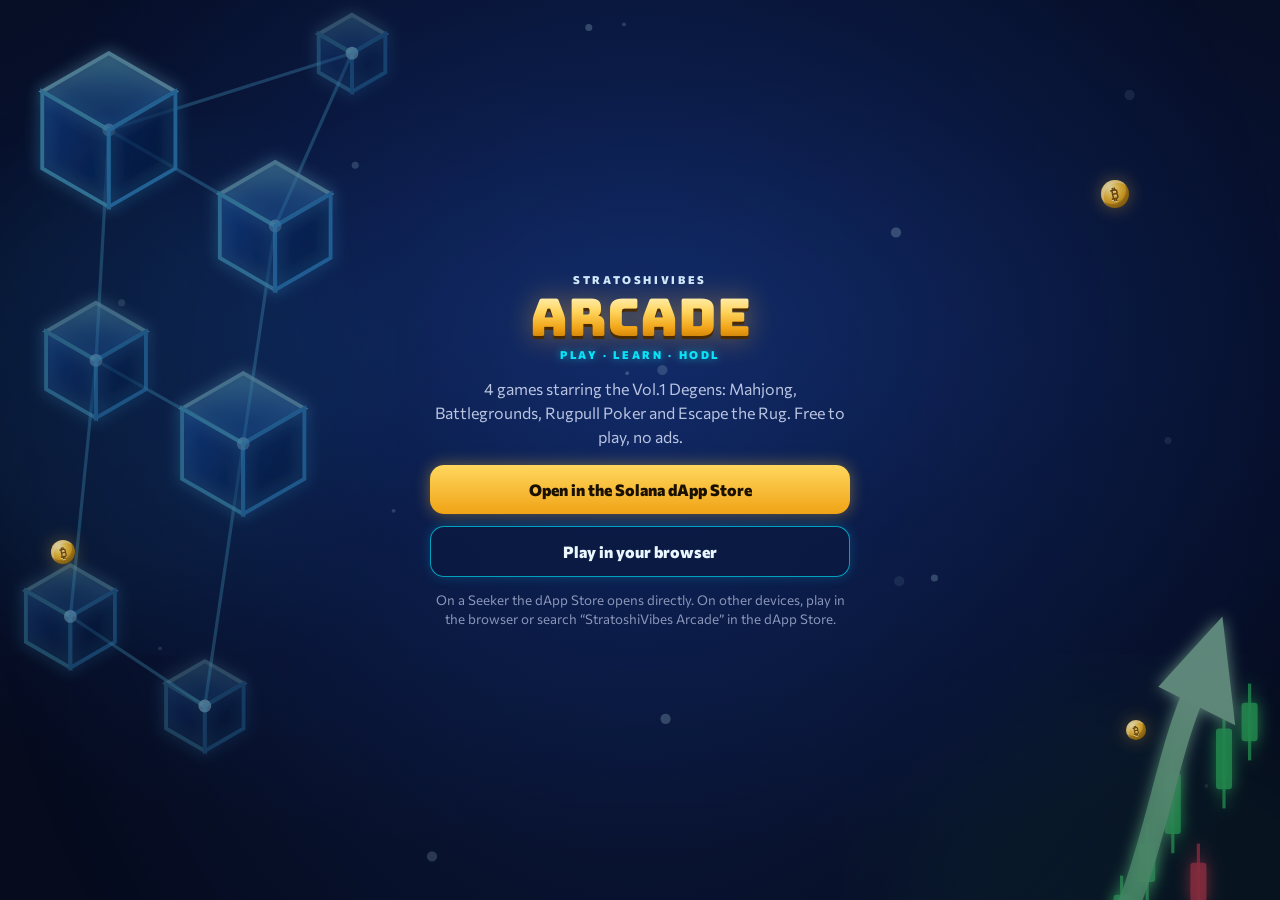
<file: get.html>
<!doctype html><html lang="en"><head><meta charset="utf-8"><meta name="viewport" content="width=device-width,initial-scale=1">
<title>Get StratoshiVibes Arcade</title>
<meta property="og:title" content="StratoshiVibes Arcade"><meta property="og:description" content="4 games starring the Vol.1 Degens. Free to play, no ads. On the Solana dApp Store.">
<style>
@font-face{font-family:SVD;src:url(fonts/bungee-latin-400-normal.woff2)}
@font-face{font-family:Com;font-weight:800;src:url(fonts/commissioner-latin-800-normal.woff2)}
@font-face{font-family:Com;font-weight:400;src:url(fonts/commissioner-latin-400-normal.woff2)}
:root{color-scheme:dark}
body{margin:0;min-height:100vh;background:radial-gradient(90% 60% at 50% 35%,#0e2150 0%,#081333 45%,#060b1d 100%);background-color:#060b1d;color:#eaf0ff;font-family:Com,system-ui,sans-serif;display:grid;place-items:center;text-align:center}
.w{position:relative;z-index:1;max-width:420px;padding:28px 16px}
.k{font:800 11px Com;letter-spacing:.24em;color:#cfe9ff}
h1{margin:6px 0 4px;font:400 52px/1 SVD,Impact,sans-serif;background:linear-gradient(180deg,#fff6c9,#ffd45c 38%,#f0a316 70%,#b86d00);-webkit-background-clip:text;background-clip:text;color:transparent;filter:drop-shadow(0 3px 0 #4a2a00) drop-shadow(0 0 14px #ffb42a66)}
.m{font:800 11px Com;letter-spacing:.24em;color:#00E5FF;text-shadow:0 0 8px #00e5ff99}
p{color:#b9c4e0;line-height:1.5}
a.b{display:block;margin:12px 0;padding:15px;border-radius:14px;font:800 16px Com;text-decoration:none}
.p{background:linear-gradient(180deg,#ffd75e,#f0a316);color:#1a1000;box-shadow:0 0 16px #ffc53166}
.g{border:1.5px solid #00e5ffaa;background:#0b1a40cc;color:#eaf6ff;box-shadow:0 0 12px #00e5ff33}
small{color:#8a96b8}
</style></head><body>
<div class="w">
<div class="k">STRATOSHIVIBES</div><h1>ARCADE</h1><div class="m">PLAY · LEARN · HODL</div>
<p>4 games starring the Vol.1 Degens: Mahjong, Battlegrounds, Rugpull Poker and Escape the Rug. Free to play, no ads.</p>
<a class="b p" id="store" href="solanadappstore://details?id=com.stratoshivibes.mahjong">Open in the Solana dApp Store</a>
<a class="b g" href="./">Play in your browser</a>
<small>On a Seeker the dApp Store opens directly. On other devices, play in the browser or search “StratoshiVibes Arcade” in the dApp Store.</small>
</div>
<script src="neon.js"></script>
<script>SVNeon.backdrop({sol:[300,90,.7],coins:[[86,20,28,-2],[4,60,24,-4],[88,80,20,-1]],opacity:.5});
// On Android try the dApp Store straight away; elsewhere just show the page
if(/Android/i.test(navigator.userAgent)){setTimeout(()=>{location.href='solanadappstore://details?id=com.stratoshivibes.mahjong'},350)}</script>
</body></html>
</file>
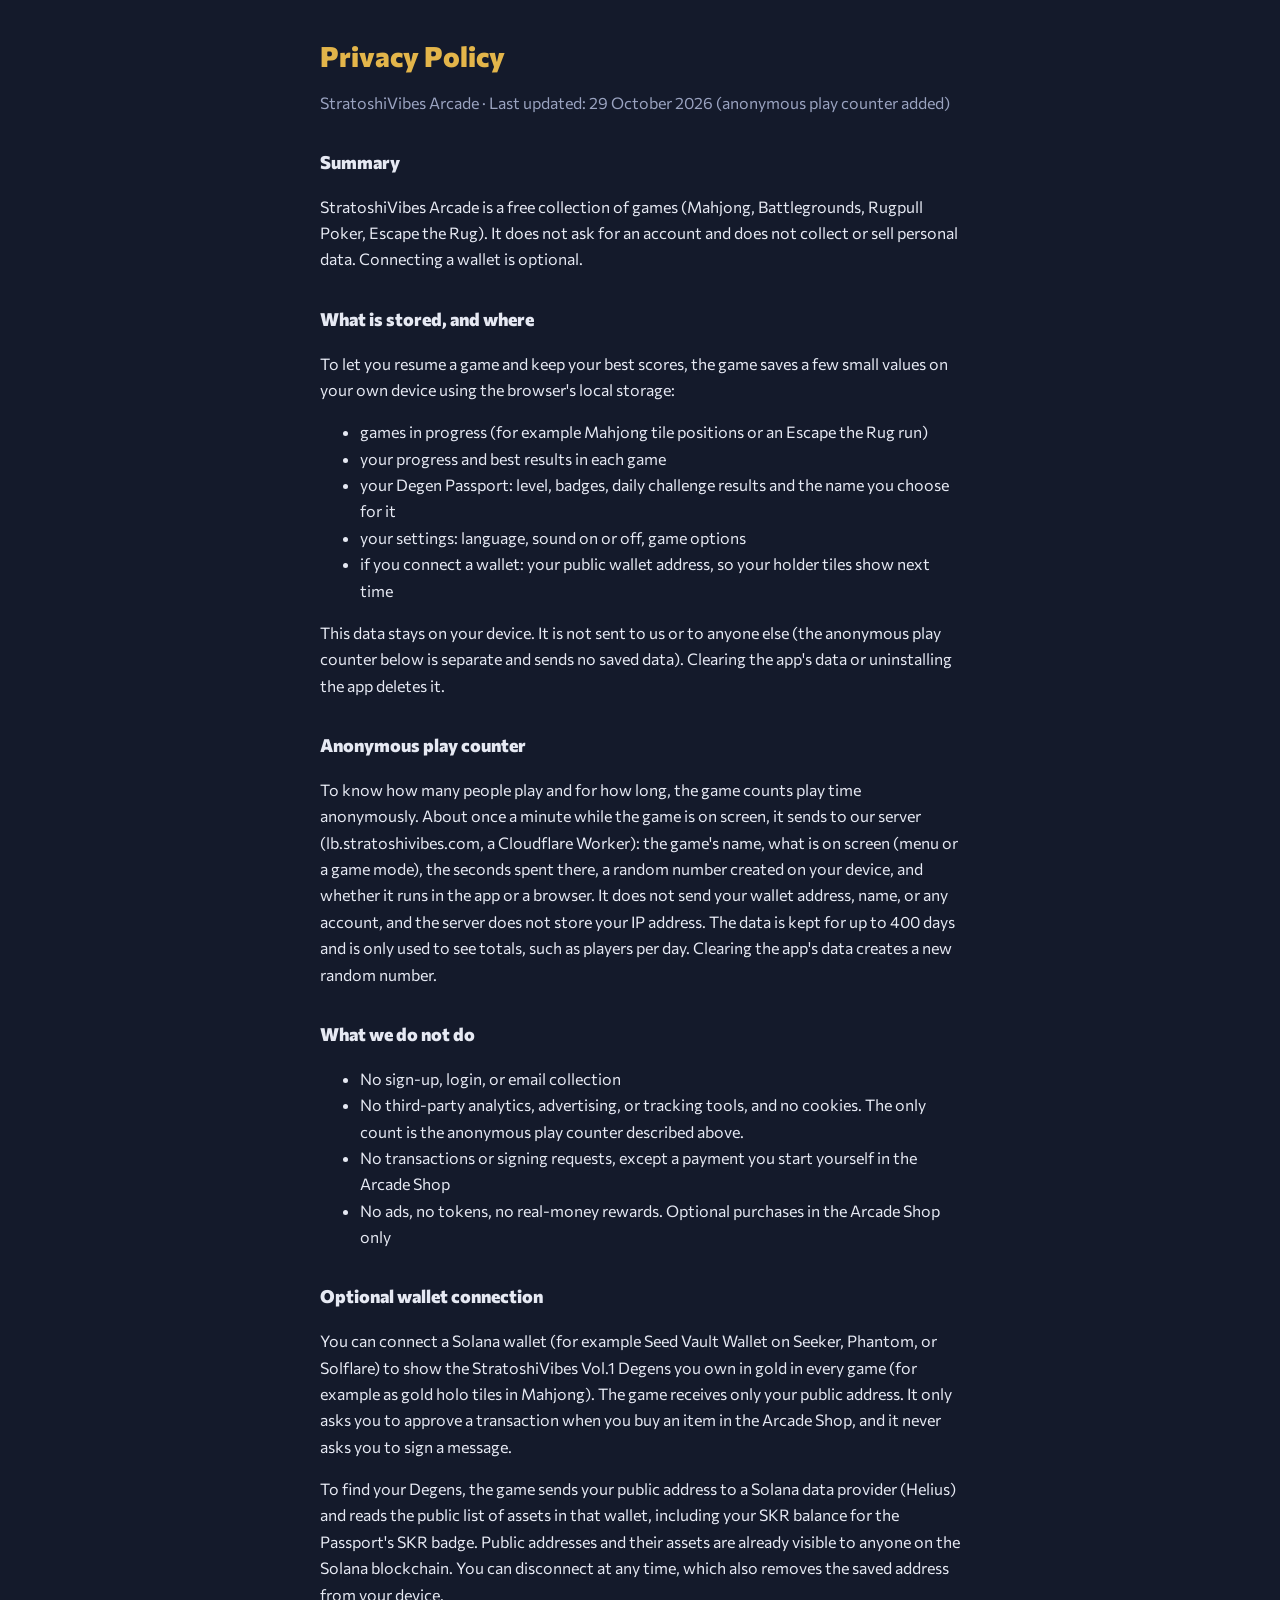
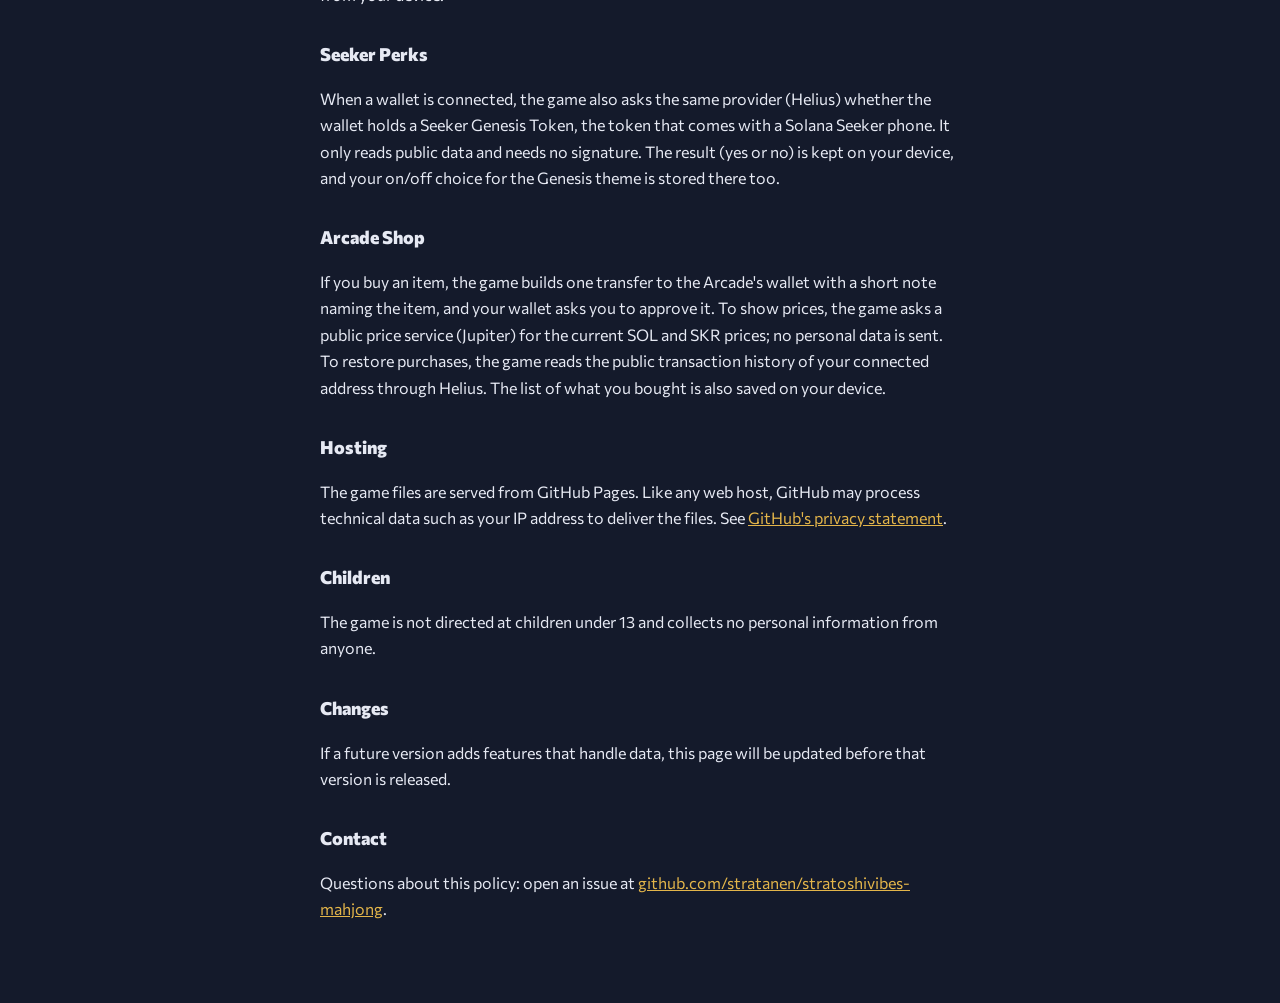
<file: privacy.html>
<!doctype html>
<html lang="en"><head><meta charset="utf-8"><meta name="viewport" content="width=device-width, initial-scale=1">
<title>Privacy Policy · StratoshiVibes Arcade</title>
<style>
@font-face{font-family:"Commissioner";src:url(fonts/commissioner-latin-400-normal.woff2) format("woff2");font-weight:400}
@font-face{font-family:"Commissioner";src:url(fonts/commissioner-latin-800-normal.woff2) format("woff2");font-weight:800}
:root{--bg:#141a2b;--fg:#e6e9f3;--muted:#9aa3c0;--gold:#e3b54a;color-scheme:dark}
body{margin:0;background:var(--bg);color:var(--fg);font:16px/1.65 "Commissioner",system-ui,sans-serif}
main{max-width:640px;margin:0 auto;padding:40px max(20px,env(safe-area-inset-left,0px)) 64px}
h1{color:var(--gold);font-size:28px;line-height:1.2;margin:0 0 4px}
h2{font-size:18px;margin:32px 0 8px}
p,li{color:var(--fg)} .muted{color:var(--muted)} a{color:var(--gold)}
</style></head><body><main>
<h1>Privacy Policy</h1>
<p class="muted">StratoshiVibes Arcade · Last updated: 29 October 2026 (anonymous play counter added)</p>

<h2>Summary</h2>
<p>StratoshiVibes Arcade is a free collection of games (Mahjong, Battlegrounds, Rugpull Poker, Escape the Rug). It does not ask for an account and does not collect or sell personal data. Connecting a wallet is optional.</p>

<h2>What is stored, and where</h2>
<p>To let you resume a game and keep your best scores, the game saves a few small values on your own device using the browser's local storage:</p>
<ul>
<li>games in progress (for example Mahjong tile positions or an Escape the Rug run)</li>
<li>your progress and best results in each game</li>
<li>your Degen Passport: level, badges, daily challenge results and the name you choose for it</li>
<li>your settings: language, sound on or off, game options</li>
<li>if you connect a wallet: your public wallet address, so your holder tiles show next time</li>
</ul>
<p>This data stays on your device. It is not sent to us or to anyone else (the anonymous play counter below is separate and sends no saved data). Clearing the app's data or uninstalling the app deletes it.</p>

<h2>Anonymous play counter</h2>
<p>To know how many people play and for how long, the game counts play time anonymously. About once a minute while the game is on screen, it sends to our server (lb.stratoshivibes.com, a Cloudflare Worker): the game's name, what is on screen (menu or a game mode), the seconds spent there, a random number created on your device, and whether it runs in the app or a browser. It does not send your wallet address, name, or any account, and the server does not store your IP address. The data is kept for up to 400 days and is only used to see totals, such as players per day. Clearing the app's data creates a new random number.</p>

<h2>What we do not do</h2>
<ul>
<li>No sign-up, login, or email collection</li>
<li>No third-party analytics, advertising, or tracking tools, and no cookies. The only count is the anonymous play counter described above.</li>
<li>No transactions or signing requests, except a payment you start yourself in the Arcade Shop</li>
<li>No ads, no tokens, no real-money rewards. Optional purchases in the Arcade Shop only</li>
</ul>

<h2>Optional wallet connection</h2>
<p>You can connect a Solana wallet (for example Seed Vault Wallet on Seeker, Phantom, or Solflare) to show the StratoshiVibes Vol.1 Degens you own in gold in every game (for example as gold holo tiles in Mahjong). The game receives only your public address. It only asks you to approve a transaction when you buy an item in the Arcade Shop, and it never asks you to sign a message.</p>
<p>To find your Degens, the game sends your public address to a Solana data provider (Helius) and reads the public list of assets in that wallet, including your SKR balance for the Passport's SKR badge. Public addresses and their assets are already visible to anyone on the Solana blockchain. You can disconnect at any time, which also removes the saved address from your device.</p>

<h2>Seeker Perks</h2>
<p>When a wallet is connected, the game also asks the same provider (Helius) whether the wallet holds a Seeker Genesis Token, the token that comes with a Solana Seeker phone. It only reads public data and needs no signature. The result (yes or no) is kept on your device, and your on/off choice for the Genesis theme is stored there too.</p>

<h2>Arcade Shop</h2>
<p>If you buy an item, the game builds one transfer to the Arcade's wallet with a short note naming the item, and your wallet asks you to approve it. To show prices, the game asks a public price service (Jupiter) for the current SOL and SKR prices; no personal data is sent. To restore purchases, the game reads the public transaction history of your connected address through Helius. The list of what you bought is also saved on your device.</p>

<h2>Hosting</h2>
<p>The game files are served from GitHub Pages. Like any web host, GitHub may process technical data such as your IP address to deliver the files. See <a href="https://docs.github.com/en/site-policy/privacy-policies/github-general-privacy-statement">GitHub's privacy statement</a>.</p>

<h2>Children</h2>
<p>The game is not directed at children under 13 and collects no personal information from anyone.</p>

<h2>Changes</h2>
<p>If a future version adds features that handle data, this page will be updated before that version is released.</p>

<h2>Contact</h2>
<p>Questions about this policy: open an issue at <a href="https://github.com/stratanen/stratoshivibes-mahjong/issues">github.com/stratanen/stratoshivibes-mahjong</a>.</p>
</main></body></html>
</file>
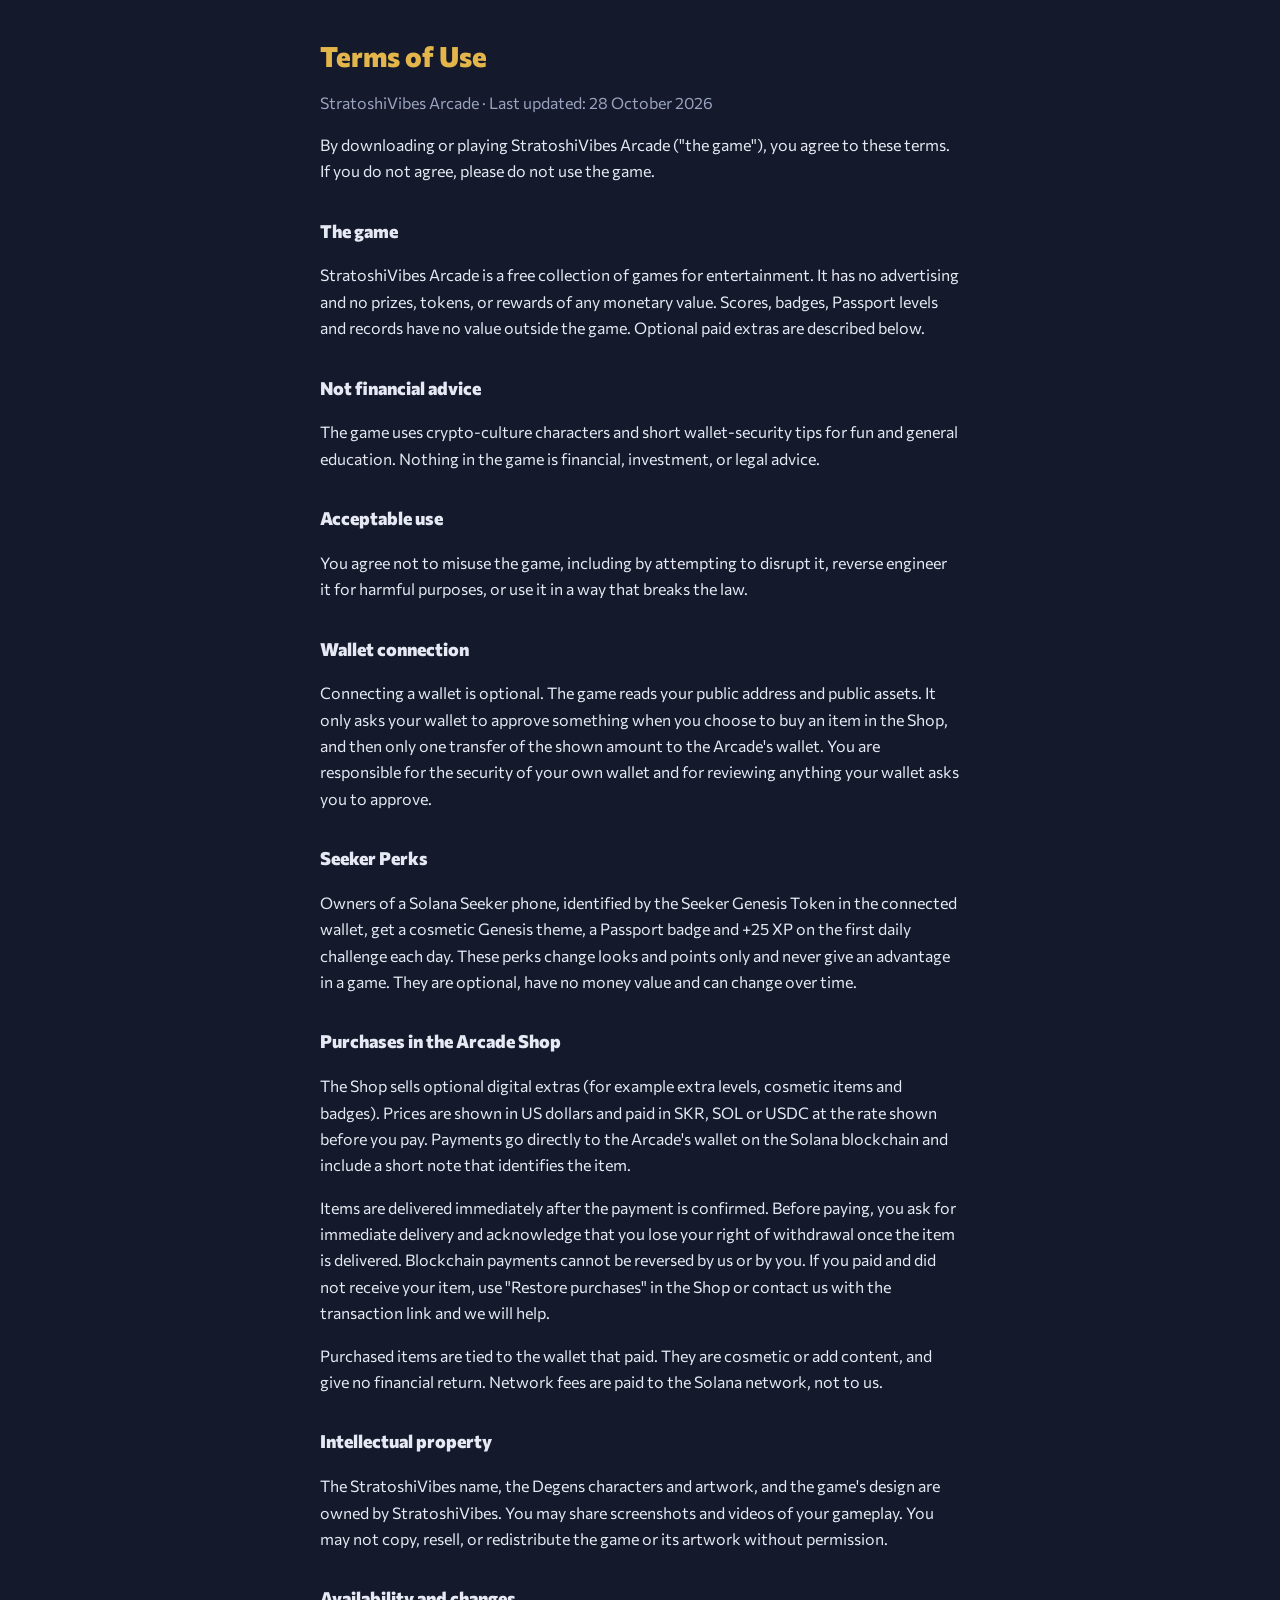
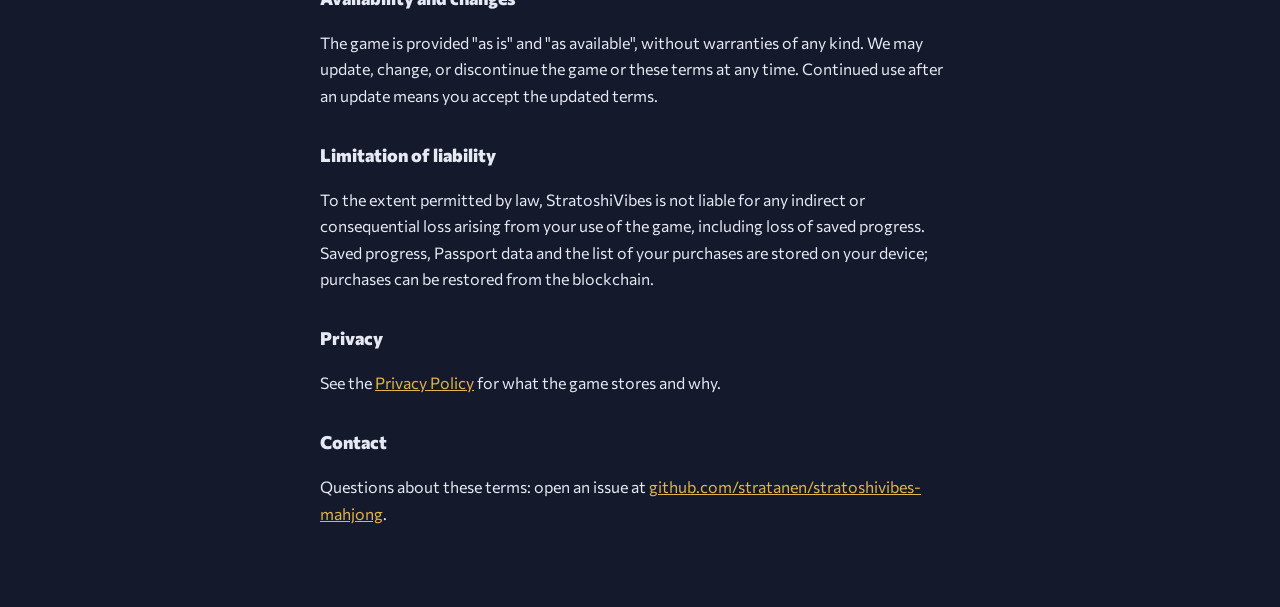
<file: terms.html>
<!doctype html>
<html lang="en"><head><meta charset="utf-8"><meta name="viewport" content="width=device-width, initial-scale=1">
<title>Terms of Use · StratoshiVibes Arcade</title>
<style>
@font-face{font-family:"Commissioner";src:url(fonts/commissioner-latin-400-normal.woff2) format("woff2");font-weight:400}
@font-face{font-family:"Commissioner";src:url(fonts/commissioner-latin-800-normal.woff2) format("woff2");font-weight:800}
:root{--bg:#141a2b;--fg:#e6e9f3;--muted:#9aa3c0;--gold:#e3b54a;color-scheme:dark}
body{margin:0;background:var(--bg);color:var(--fg);font:16px/1.65 "Commissioner",system-ui,sans-serif}
main{max-width:640px;margin:0 auto;padding:40px max(20px,env(safe-area-inset-left,0px)) 64px}
h1{color:var(--gold);font-size:28px;line-height:1.2;margin:0 0 4px}
h2{font-size:18px;margin:32px 0 8px}
.muted{color:var(--muted)} a{color:var(--gold)}
</style></head><body><main>
<h1>Terms of Use</h1>
<p class="muted">StratoshiVibes Arcade · Last updated: 28 October 2026</p>

<p>By downloading or playing StratoshiVibes Arcade ("the game"), you agree to these terms. If you do not agree, please do not use the game.</p>

<h2>The game</h2>
<p>StratoshiVibes Arcade is a free collection of games for entertainment. It has no advertising and no prizes, tokens, or rewards of any monetary value. Scores, badges, Passport levels and records have no value outside the game. Optional paid extras are described below.</p>

<h2>Not financial advice</h2>
<p>The game uses crypto-culture characters and short wallet-security tips for fun and general education. Nothing in the game is financial, investment, or legal advice.</p>

<h2>Acceptable use</h2>
<p>You agree not to misuse the game, including by attempting to disrupt it, reverse engineer it for harmful purposes, or use it in a way that breaks the law.</p>

<h2>Wallet connection</h2>
<p>Connecting a wallet is optional. The game reads your public address and public assets. It only asks your wallet to approve something when you choose to buy an item in the Shop, and then only one transfer of the shown amount to the Arcade's wallet. You are responsible for the security of your own wallet and for reviewing anything your wallet asks you to approve.</p>

<h2>Seeker Perks</h2>
<p>Owners of a Solana Seeker phone, identified by the Seeker Genesis Token in the connected wallet, get a cosmetic Genesis theme, a Passport badge and +25 XP on the first daily challenge each day. These perks change looks and points only and never give an advantage in a game. They are optional, have no money value and can change over time.</p>

<h2>Purchases in the Arcade Shop</h2>
<p>The Shop sells optional digital extras (for example extra levels, cosmetic items and badges). Prices are shown in US dollars and paid in SKR, SOL or USDC at the rate shown before you pay. Payments go directly to the Arcade's wallet on the Solana blockchain and include a short note that identifies the item.</p>
<p>Items are delivered immediately after the payment is confirmed. Before paying, you ask for immediate delivery and acknowledge that you lose your right of withdrawal once the item is delivered. Blockchain payments cannot be reversed by us or by you. If you paid and did not receive your item, use "Restore purchases" in the Shop or contact us with the transaction link and we will help.</p>
<p>Purchased items are tied to the wallet that paid. They are cosmetic or add content, and give no financial return. Network fees are paid to the Solana network, not to us.</p>

<h2>Intellectual property</h2>
<p>The StratoshiVibes name, the Degens characters and artwork, and the game's design are owned by StratoshiVibes. You may share screenshots and videos of your gameplay. You may not copy, resell, or redistribute the game or its artwork without permission.</p>

<h2>Availability and changes</h2>
<p>The game is provided "as is" and "as available", without warranties of any kind. We may update, change, or discontinue the game or these terms at any time. Continued use after an update means you accept the updated terms.</p>

<h2>Limitation of liability</h2>
<p>To the extent permitted by law, StratoshiVibes is not liable for any indirect or consequential loss arising from your use of the game, including loss of saved progress. Saved progress, Passport data and the list of your purchases are stored on your device; purchases can be restored from the blockchain.</p>

<h2>Privacy</h2>
<p>See the <a href="privacy.html">Privacy Policy</a> for what the game stores and why.</p>

<h2>Contact</h2>
<p>Questions about these terms: open an issue at <a href="https://github.com/stratanen/stratoshivibes-mahjong/issues">github.com/stratanen/stratoshivibes-mahjong</a>.</p>
</main></body></html>
</file>
<file: neon-games.css>
/* StratoshiVibes Arcade: shared neon look for the games (navy, gold, cyan; matches Mahjong and the lobby) */
:root{--neo:#00E5FF;--deep:#060b1d;--lime:#B6FF3B;--violet:#9B5CFF}
body{background:radial-gradient(90% 60% at 50% 30%,#0e2150 0%,#081333 45%,var(--deep) 100%)!important;background-color:var(--deep)!important}
.app{position:relative;z-index:1}
.logo{background:linear-gradient(180deg,#fff6c9 0%,#ffd45c 38%,#f0a316 70%,#b86d00 100%);-webkit-background-clip:text;background-clip:text;color:transparent!important;text-shadow:none!important;filter:drop-shadow(0 2px 0 #4a2a00) drop-shadow(0 0 10px #ffb42a66)}
.logo small{-webkit-text-fill-color:#cfe9ff;color:#cfe9ff}
.icon-btn,.svh-btn{border:1.5px solid #00e5ffaa!important;background:#0b1a40cc!important;box-shadow:0 0 10px #00e5ff44,inset 0 0 8px #00e5ff22;color:#eaf6ff!important}
.btn{background:linear-gradient(180deg,#ffd75e,#f0a316);color:#1a1000;box-shadow:0 0 14px #ffc53166,inset 0 1px 0 #fff4c4}
.btn.ghost{background:#0b1a40cc;color:#eaf6ff;border:1.5px solid #00e5ff88;box-shadow:0 0 10px #00e5ff33}
.btn:disabled{box-shadow:none}
h2{background:linear-gradient(180deg,#fff6c9,#ffd45c 45%,#f0a316);-webkit-background-clip:text;background-clip:text;color:transparent!important;filter:drop-shadow(0 0 8px #ffb42a55)}
.overlay{background:#040816d9}
.box{background:linear-gradient(170deg,#0e2150f2,#070f2bf2)!important;border:1.5px solid #00e5ffaa!important;box-shadow:0 0 24px #00e5ff33,0 20px 50px #000a!important}
</file>
